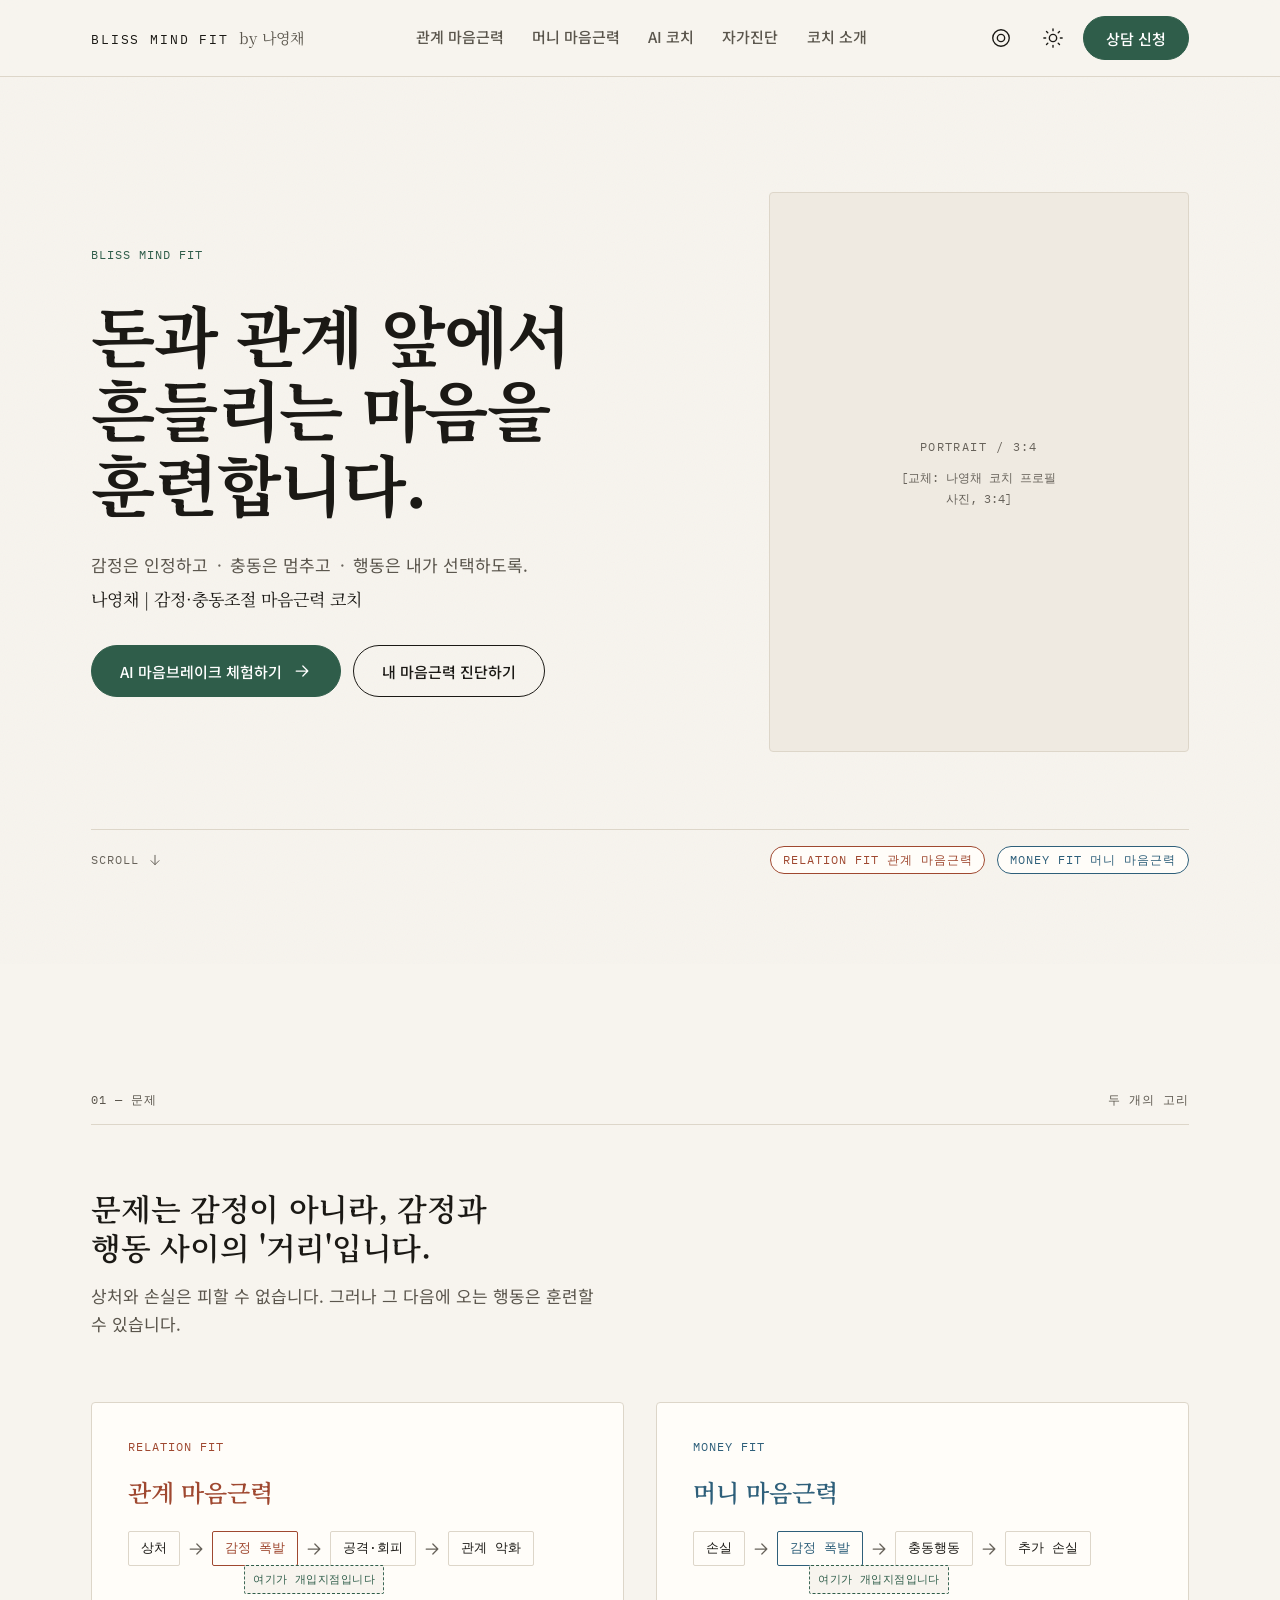
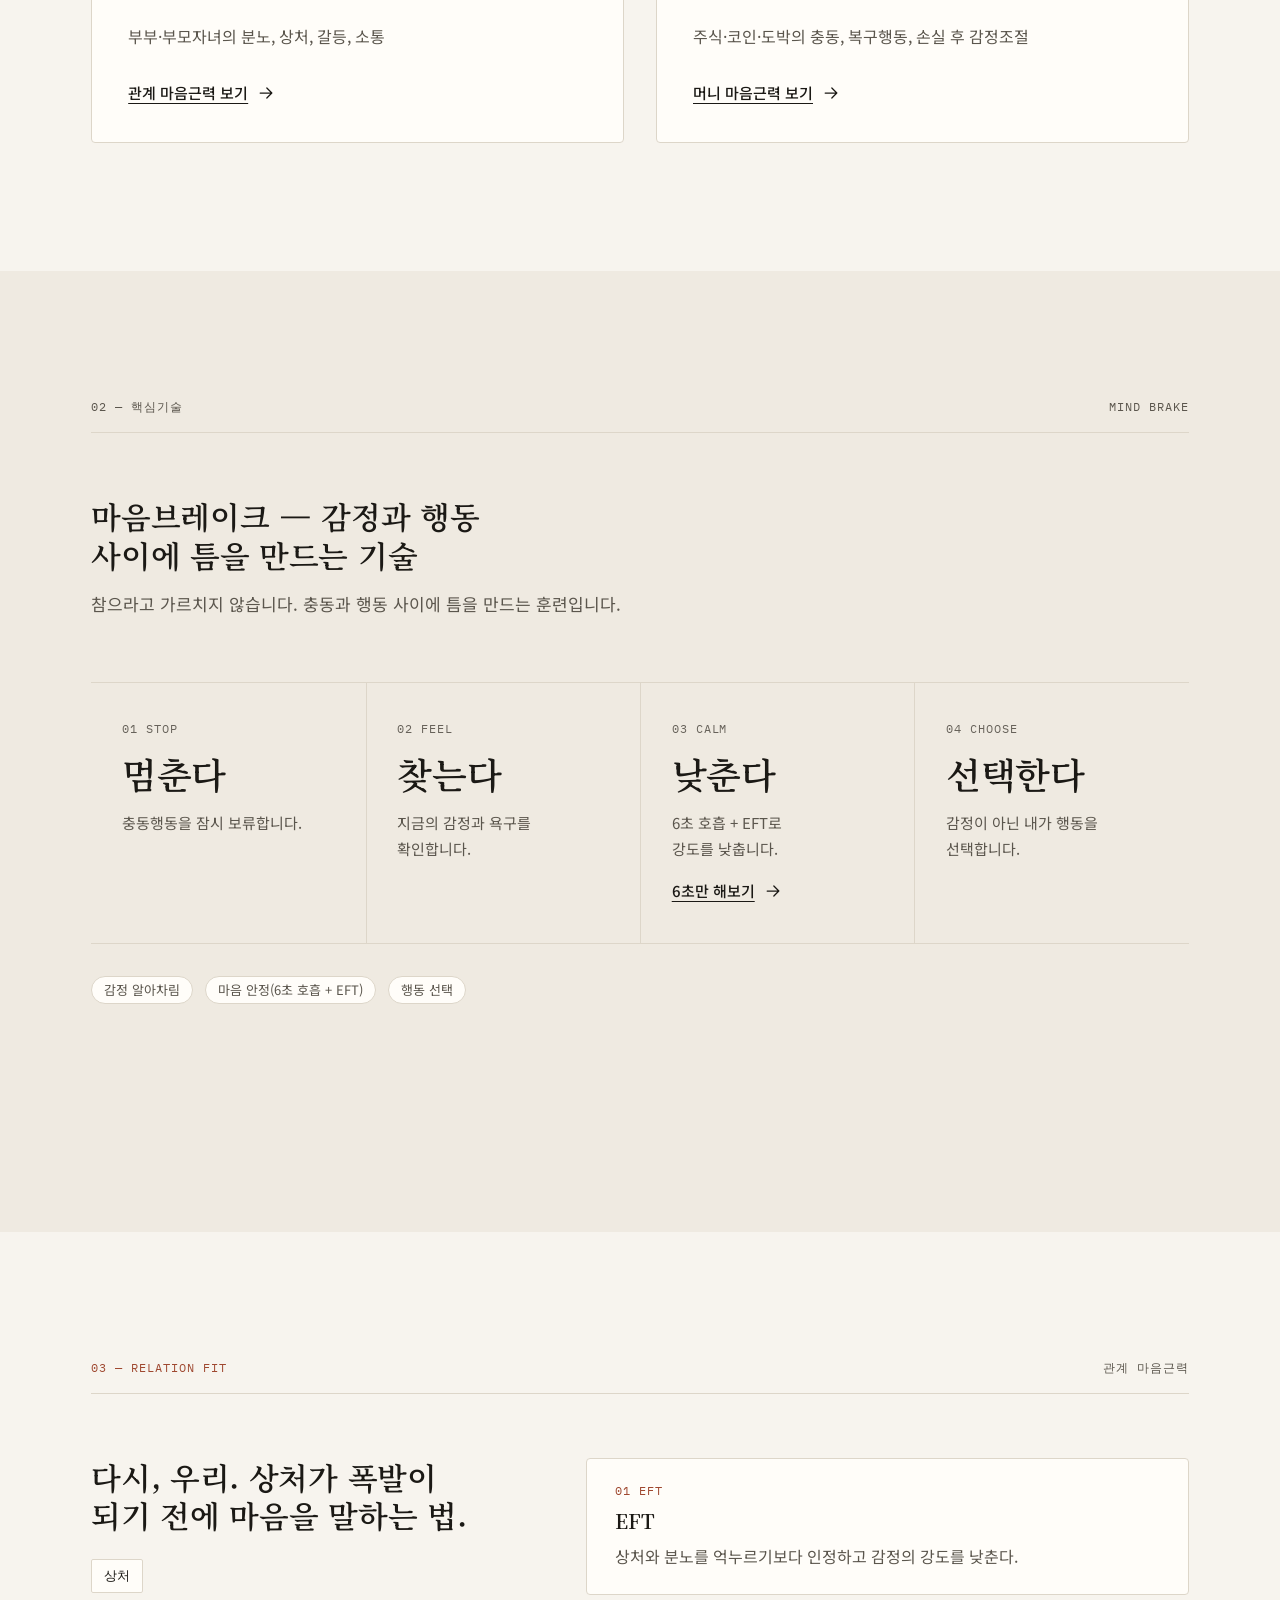
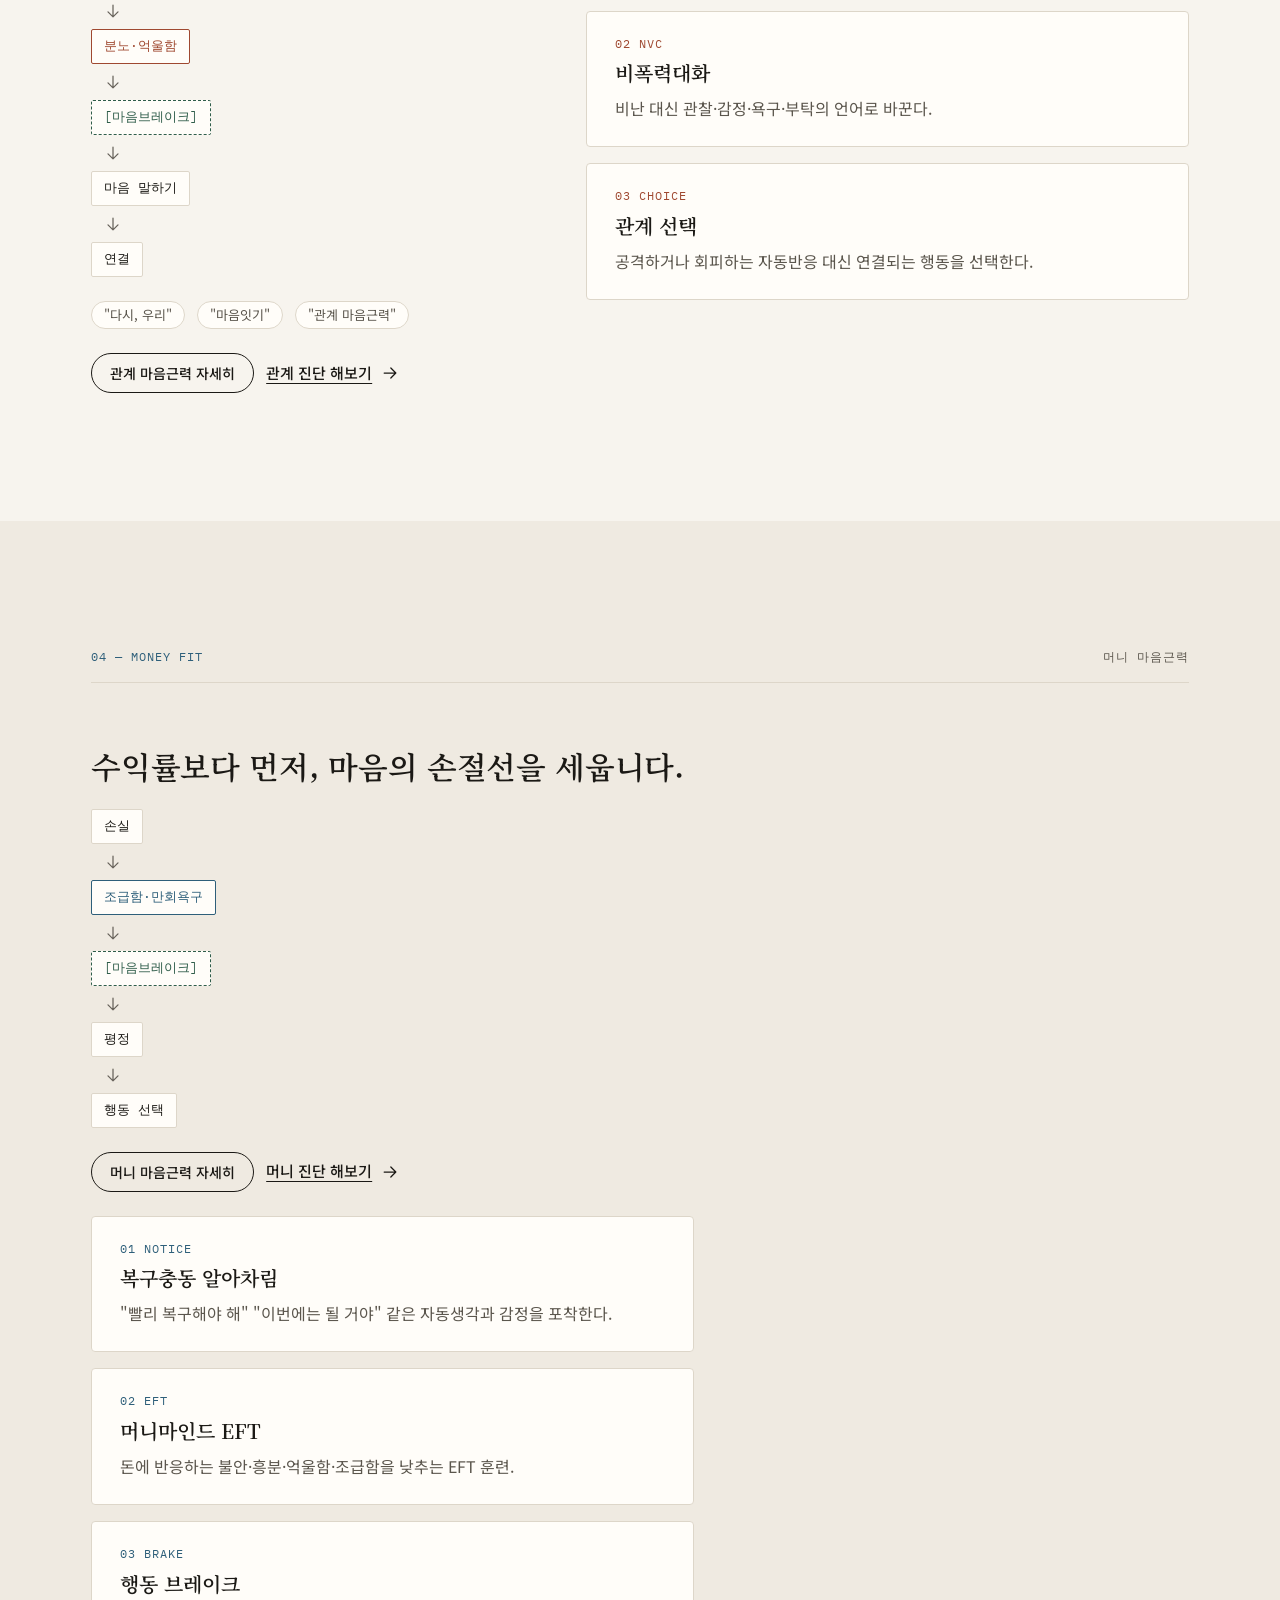
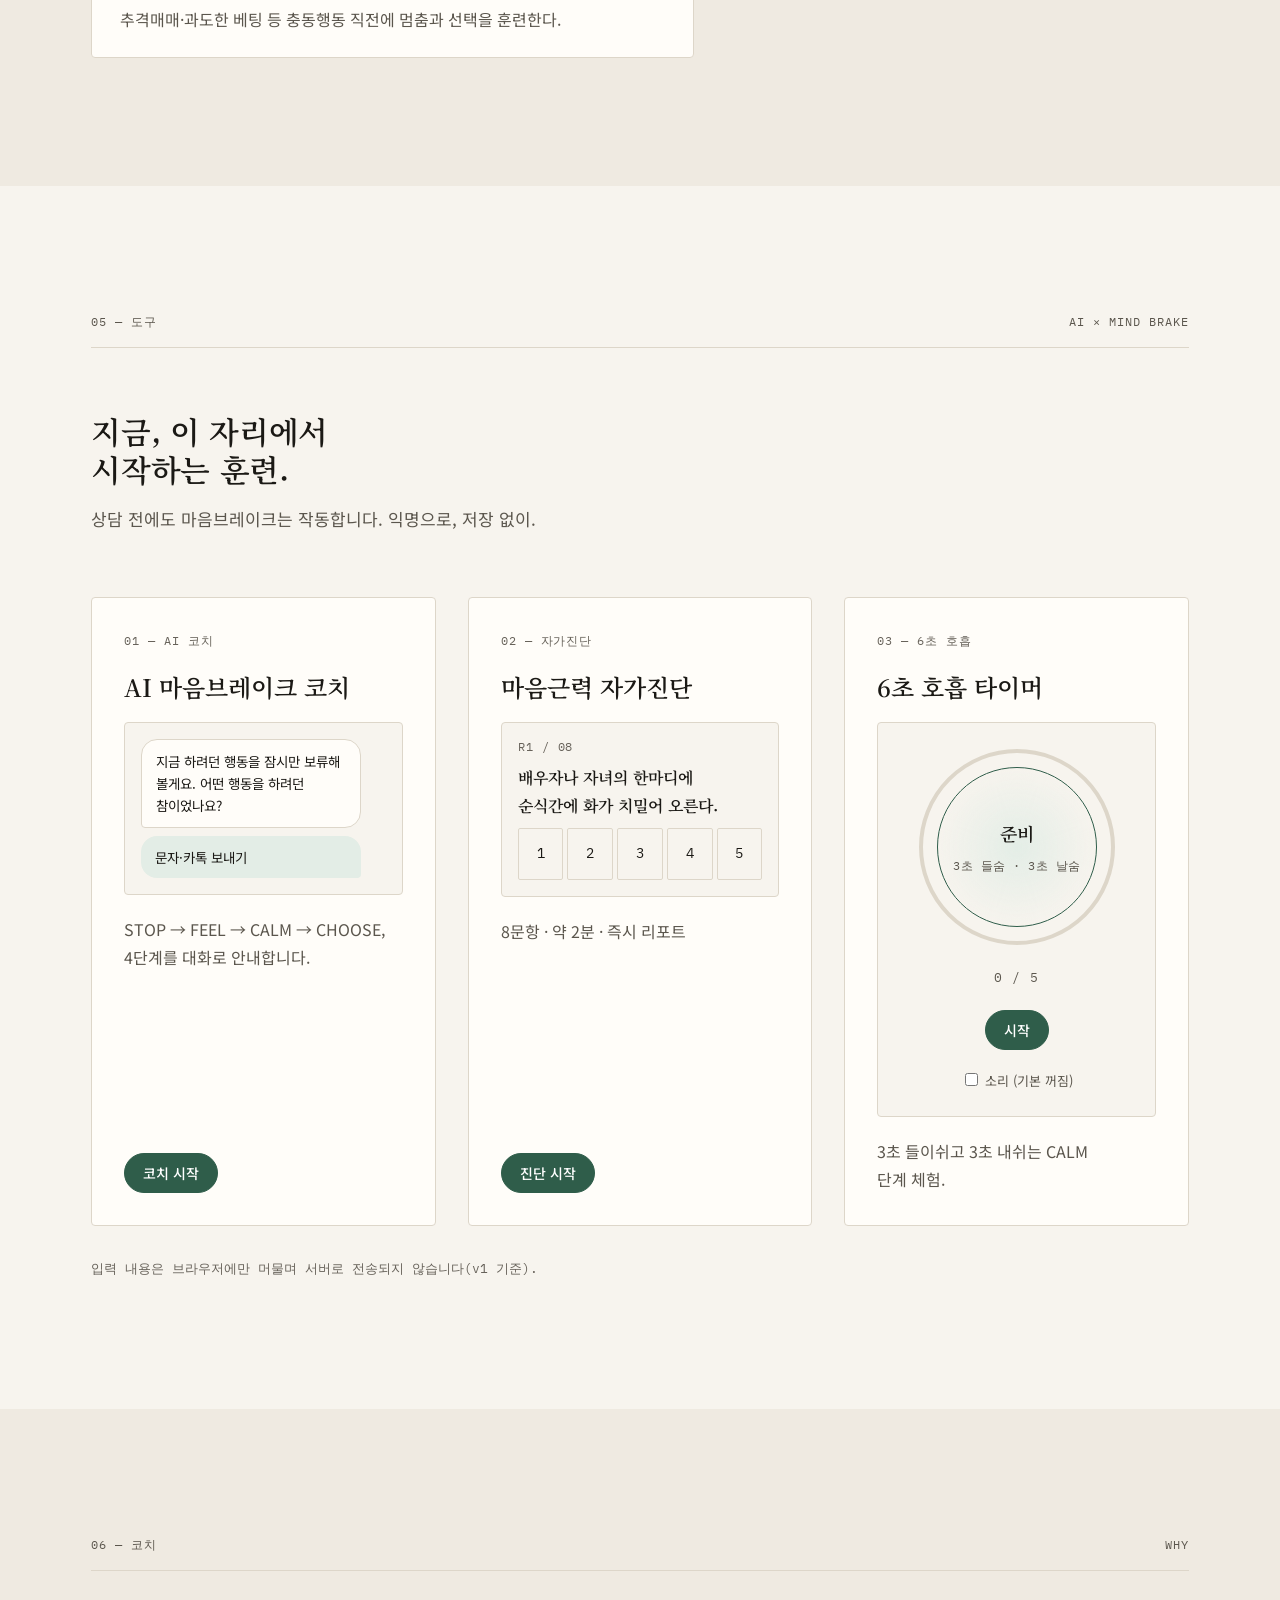
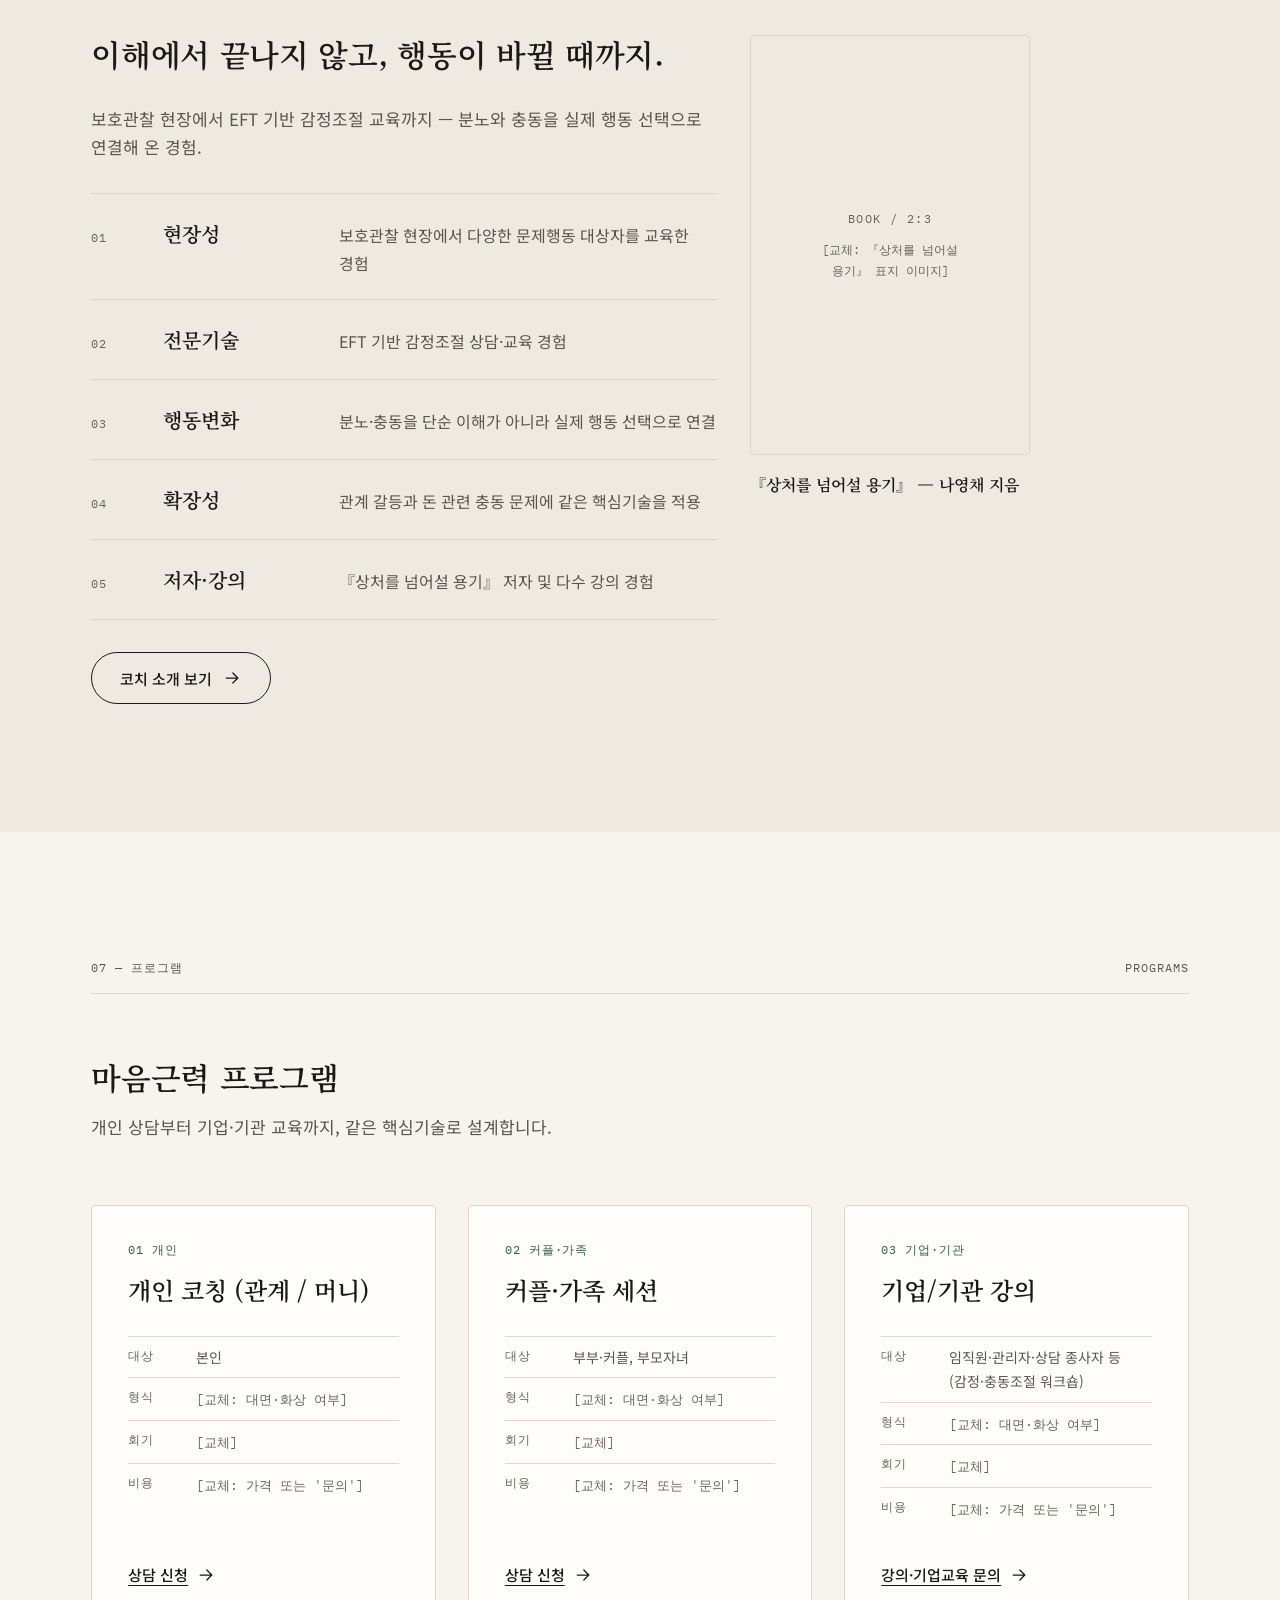
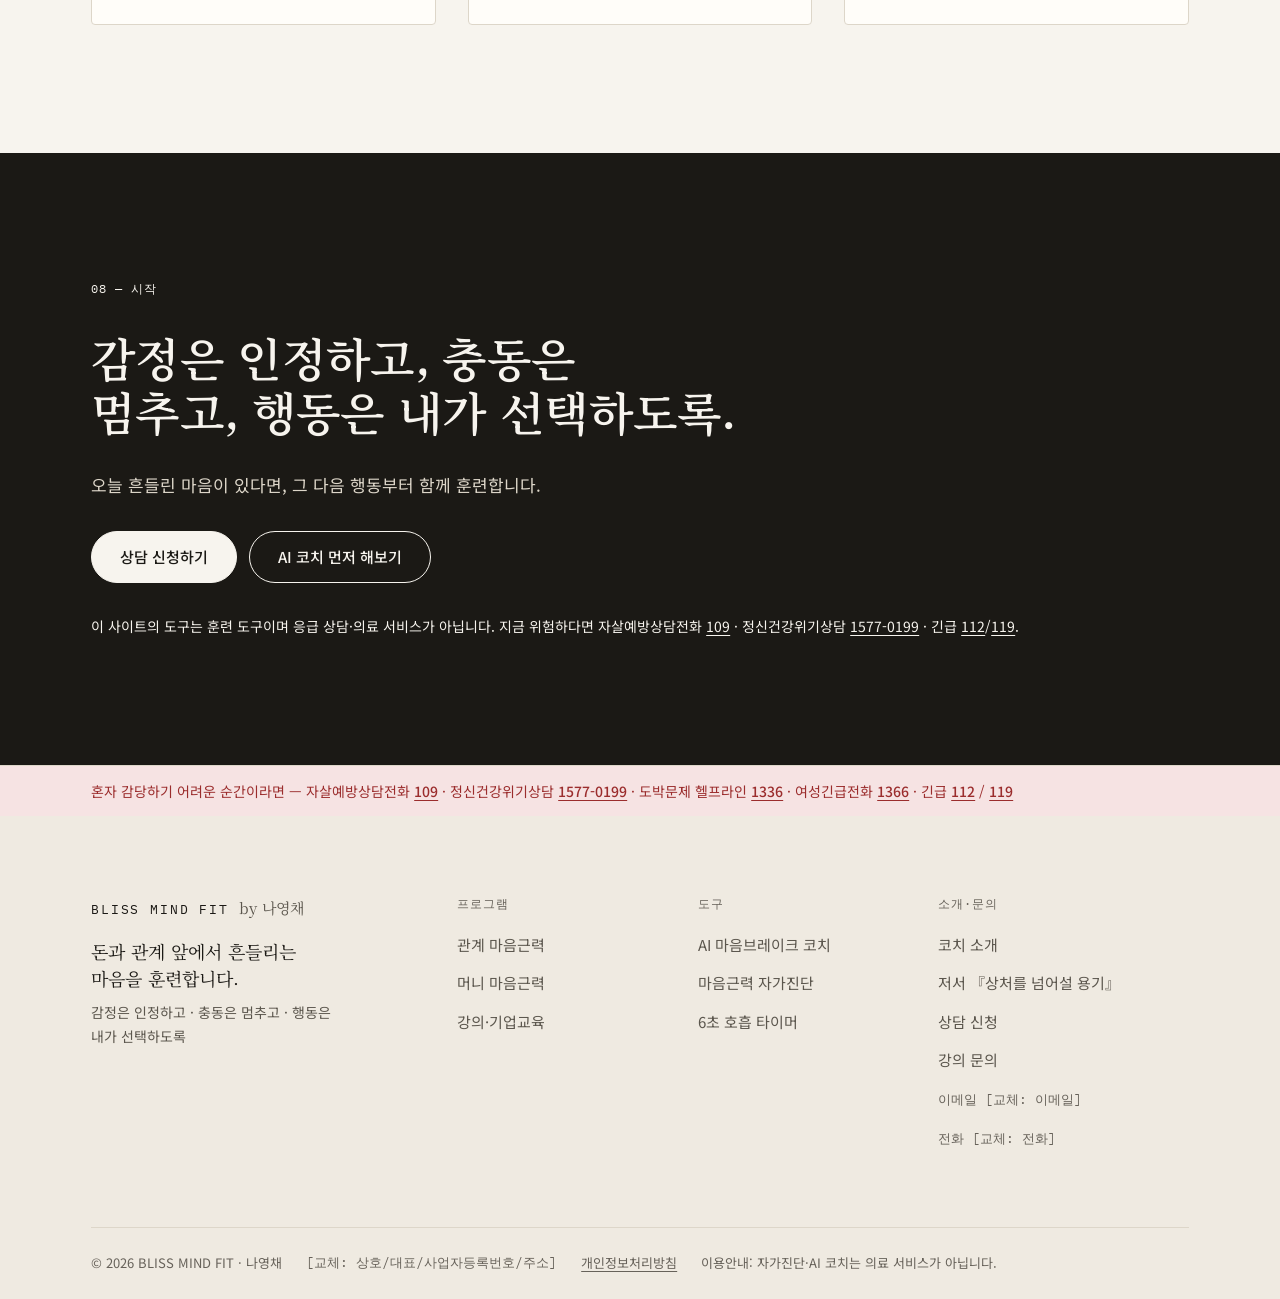
<file: site/index.html>
<!DOCTYPE html>
<html lang="ko" class="no-js">
<head>
<meta charset="utf-8">
<meta name="viewport" content="width=device-width, initial-scale=1">
<title>감정·충동조절 마음근력 코칭 · 돈과 관계 앞의 마음 훈련 | 나영채 · BLISS MIND FIT</title>
<meta name="description" content="부부 싸움에서 화 조절이 안 되거나, 코인·주식 손실 뒤 추격매매를 멈추지 못한다면 의지가 아니라 훈련의 문제입니다. 감정과 행동 사이에 틈을 만드는 마음브레이크 4단계(STOP·FEEL·CALM·CHOOSE)로 관계와 돈 앞의 마음근력을 훈련합니다. 나영채 코치.">
<meta name="robots" content="index,follow,max-image-preview:large">
<meta name="author" content="나영채">

<link rel="canonical" href="https://huggingmind.kr/">
<!-- [교체: 검색엔진 사이트 인증 메타 — Google Search Console <meta name="google-site-verification" content="..."> / 네이버 서치어드바이저 <meta name="naver-site-verification" content="..."> — 등록 후 여기에 삽입] -->
<meta property="og:type" content="website">
<meta property="og:site_name" content="BLISS MIND FIT">
<meta property="og:locale" content="ko_KR">
<meta property="og:title" content="돈과 관계 앞에서 흔들리는 마음을 훈련합니다 — 나영채 · BLISS MIND FIT">
<meta property="og:description" content="부부 싸움에서 화 조절이 안 되거나, 코인·주식 손실 뒤 추격매매를 멈추지 못한다면 의지가 아니라 훈련의 문제입니다. 감정과 행동 사이에 틈을 만드는 마음브레이크 4단계(STOP·FEEL·CALM·CHOOSE)로 관계와 돈 앞의 마음근력을 훈련합니다. 나영채 코치.">
<meta property="og:image" content="https://huggingmind.kr/assets/img/og-image.png">
<meta property="og:image:width" content="1200">
<meta property="og:image:height" content="630">
<meta property="og:image:type" content="image/png">
<meta property="og:image:alt" content="돈과 관계 앞에서 흔들리는 마음을 훈련합니다 — BLISS MIND FIT, 나영채 감정·충동조절 마음근력 코치">
<meta property="og:url" content="https://huggingmind.kr/">
<meta name="twitter:card" content="summary_large_image">
<meta name="twitter:title" content="돈과 관계 앞에서 흔들리는 마음을 훈련합니다 — 나영채 · BLISS MIND FIT">
<meta name="twitter:description" content="부부 싸움에서 화 조절이 안 되거나, 코인·주식 손실 뒤 추격매매를 멈추지 못한다면 의지가 아니라 훈련의 문제입니다. 감정과 행동 사이에 틈을 만드는 마음브레이크 4단계(STOP·FEEL·CALM·CHOOSE)로 관계와 돈 앞의 마음근력을 훈련합니다. 나영채 코치.">
<meta name="twitter:image" content="https://huggingmind.kr/assets/img/og-image.png">
<meta name="twitter:image:alt" content="돈과 관계 앞에서 흔들리는 마음을 훈련합니다 — BLISS MIND FIT, 나영채 감정·충동조절 마음근력 코치">
<link rel="icon" href="assets/img/favicon.svg" type="image/svg+xml">
<link rel="icon" href="assets/img/favicon-192.png" type="image/png" sizes="192x192">
<link rel="icon" href="assets/img/favicon-512.png" type="image/png" sizes="512x512">
<link rel="apple-touch-icon" href="assets/img/favicon-192.png" sizes="192x192">
<meta name="theme-color" content="#F7F4EE" media="(prefers-color-scheme: light)">
<meta name="theme-color" content="#15130F" media="(prefers-color-scheme: dark)">
<script>document.documentElement.classList.replace('no-js','js');(function(){try{var t=localStorage.getItem('hm-theme');if(t==='dark'||t==='light'){document.documentElement.setAttribute('data-theme',t);}}catch(e){}})();</script>
<link rel="preconnect" href="https://fonts.googleapis.com">
<link rel="preconnect" href="https://fonts.gstatic.com" crossorigin>
<!-- R2 Q-19: 폰트 CSS 비차단 로드(preload→stylesheet), Mono 500 제거. Serif 600 은 h2/h3 등에서 사용 중이라 유지 -->
<link rel="preload" as="style" href="https://fonts.googleapis.com/css2?family=Noto+Serif+KR:wght@600;700&family=Noto+Sans+KR:wght@400;500;700&family=IBM+Plex+Mono:wght@400&display=swap" onload="this.onload=null;this.rel='stylesheet'">
<noscript><link rel="stylesheet" href="https://fonts.googleapis.com/css2?family=Noto+Serif+KR:wght@600;700&family=Noto+Sans+KR:wght@400;500;700&family=IBM+Plex+Mono:wght@400&display=swap"></noscript>
<link rel="stylesheet" href="assets/css/tokens.css">
<link rel="stylesheet" href="assets/css/base.css">
<link rel="stylesheet" href="assets/css/components.css">
<link rel="stylesheet" href="assets/css/pages.css">
<script type="application/ld+json">{"@context":"https://schema.org","@graph":[{"@type":"Organization","@id":"https://huggingmind.kr/#org","name":"BLISS MIND FIT","url":"https://huggingmind.kr/","logo":{"@type":"ImageObject","url":"https://huggingmind.kr/assets/img/favicon-512.png","width":512,"height":512},"image":"https://huggingmind.kr/assets/img/og-image.png","slogan":"돈과 관계 앞에서 흔들리는 마음을 훈련합니다.","description":"감정·충동조절 마음근력 코칭 브랜드. RELATION FIT 관계 마음근력(부부·부모자녀의 분노, 상처, 갈등, 소통)과 MONEY FIT 머니 마음근력(주식·코인·도박의 충동, 복구행동, 손실 후 감정조절)에 같은 핵심기술 '마음브레이크'를 적용합니다.","founder":{"@id":"https://huggingmind.kr/#person"},"areaServed":"KR"},{"@type":"Person","@id":"https://huggingmind.kr/#person","name":"나영채","jobTitle":"감정·충동조절 마음근력 코치","url":"https://huggingmind.kr/about.html","worksFor":{"@id":"https://huggingmind.kr/#org"},"description":"보호관찰 현장에서 다양한 문제행동 대상자를 교육한 경험과 EFT 기반 감정조절 상담·교육 경험을 바탕으로, 분노·충동을 이해에서 끝내지 않고 실제 행동 선택으로 연결하는 코치. 『상처를 넘어설 용기』 저자.","knowsAbout":["감정조절","충동조절","분노조절","EFT(감정자유기법)","비폭력대화","관계 마음근력(부부·부모자녀 갈등)","머니 마음근력(투자·도박 충동, 손실 후 감정조절)","마음브레이크(STOP·FEEL·CALM·CHOOSE)"]},{"@type":"WebSite","@id":"https://huggingmind.kr/#website","url":"https://huggingmind.kr/","name":"BLISS MIND FIT","alternateName":"나영채 감정·충동조절 마음근력 코치","publisher":{"@id":"https://huggingmind.kr/#org"},"inLanguage":"ko"},{"@type":"WebPage","@id":"https://huggingmind.kr/","url":"https://huggingmind.kr/","name":"감정·충동조절 마음근력 코칭 · 돈과 관계 앞의 마음 훈련 | 나영채 · BLISS MIND FIT","description":"부부 싸움에서 화 조절이 안 되거나, 코인·주식 손실 뒤 추격매매를 멈추지 못한다면 의지가 아니라 훈련의 문제입니다. 감정과 행동 사이에 틈을 만드는 마음브레이크 4단계(STOP·FEEL·CALM·CHOOSE)로 관계와 돈 앞의 마음근력을 훈련합니다. 나영채 코치.","isPartOf":{"@id":"https://huggingmind.kr/#website"},"about":{"@id":"https://huggingmind.kr/#org"},"inLanguage":"ko","datePublished":"2026-09-11","dateModified":"2026-09-11","primaryImageOfPage":{"@type":"ImageObject","url":"https://huggingmind.kr/assets/img/og-image.png","width":1200,"height":630}}]}</script>
</head>
<body>
<a class="skip-link" href="#main">본문으로 건너뛰기</a>
<header class="site-header" id="site-header">
  <div class="container site-header__inner">
    <a class="wordmark" href="index.html" aria-label="BLISS MIND FIT 홈으로"><span class="wordmark__brand">BLISS MIND FIT</span><span class="wordmark__by">by 나영채</span></a>
    <nav class="site-nav" aria-label="주요 메뉴">
      <a href="relation.html">관계 마음근력</a>
      <a href="money.html">머니 마음근력</a>
      <a href="ai-coach.html">AI 코치</a>
      <a href="checkup.html">자가진단</a>
      <a href="about.html">코치 소개</a>
    </nav>
    <div class="site-header__utils">
      <button class="icon-btn" type="button" data-breath-open="5" aria-label="6초 호흡 타이머 열기" title="6초 호흡"><svg class="icon" viewBox="0 0 24 24" aria-hidden="true"><circle cx="12" cy="12" r="9"/><circle cx="12" cy="12" r="4"/></svg></button>
      <button class="icon-btn theme-toggle" type="button" aria-pressed="false" aria-label="다크 모드로 전환"><svg class="icon icon-sun" viewBox="0 0 24 24" aria-hidden="true"><circle cx="12" cy="12" r="4"/><path d="M12 2v2M12 20v2M2 12h2M20 12h2M4.9 4.9l1.4 1.4M17.7 17.7l1.4 1.4M4.9 19.1l1.4-1.4M17.7 6.3l1.4-1.4"/></svg><svg class="icon icon-moon" viewBox="0 0 24 24" aria-hidden="true"><path d="M20 14.5A8 8 0 0 1 9.5 4a8 8 0 1 0 10.5 10.5z"/></svg></button>
      <a class="btn btn--primary" href="contact.html#counsel">상담 신청</a>
      <button class="icon-btn nav-toggle" type="button" aria-expanded="false" aria-controls="nav-overlay" aria-label="메뉴 열기"><svg class="icon" viewBox="0 0 24 24" aria-hidden="true"><path d="M4 7h16M4 12h16M4 17h16"/></svg></button>
    </div>
  </div>
</header>
<div class="nav-overlay" id="nav-overlay" role="dialog" aria-modal="true" aria-label="메뉴" hidden>
  <div class="nav-overlay__top">
    <span class="wordmark"><span class="wordmark__brand">BLISS MIND FIT</span></span>
    <button class="icon-btn nav-overlay__close" type="button" aria-label="메뉴 닫기"><svg class="icon" viewBox="0 0 24 24" aria-hidden="true"><path d="M6 6l12 12M18 6L6 18"/></svg></button>
  </div>
  <nav class="nav-overlay__list" aria-label="모바일 메뉴">
    <a href="relation.html">관계 마음근력<span class="mono">01</span></a>
    <a href="money.html">머니 마음근력<span class="mono">02</span></a>
    <a href="ai-coach.html">AI 코치<span class="mono">03</span></a>
    <a href="checkup.html">자가진단<span class="mono">04</span></a>
    <a href="about.html">코치 소개<span class="mono">05</span></a>
  </nav>
  <div class="nav-overlay__actions">
    <a class="btn btn--primary" href="contact.html#counsel">상담 신청</a>
    <a class="btn btn--secondary" href="contact.html#lecture">강의·기업교육 문의</a>
  </div>
  <div class="nav-overlay__utils">
    <button class="btn btn--secondary btn--small" type="button" data-breath-open="5"><svg class="icon" viewBox="0 0 24 24" aria-hidden="true"><circle cx="12" cy="12" r="9"/><circle cx="12" cy="12" r="4"/></svg> 6초 호흡</button>
    <button class="icon-btn theme-toggle" type="button" aria-pressed="false" aria-label="다크 모드로 전환"><svg class="icon icon-sun" viewBox="0 0 24 24" aria-hidden="true"><circle cx="12" cy="12" r="4"/><path d="M12 2v2M12 20v2M2 12h2M20 12h2M4.9 4.9l1.4 1.4M17.7 17.7l1.4 1.4M4.9 19.1l1.4-1.4M17.7 6.3l1.4-1.4"/></svg><svg class="icon icon-moon" viewBox="0 0 24 24" aria-hidden="true"><path d="M20 14.5A8 8 0 0 1 9.5 4a8 8 0 1 0 10.5 10.5z"/></svg></button>
  </div>
</div>
<main id="main" tabindex="-1">
<!-- S1. 히어로 -->
<section class="hero" aria-labelledby="hero-title">
  <div class="container">
    <div class="hero__grid">
      <div class="hero__copy">
        <p class="eyebrow eyebrow--accent" data-stagger="1">BLISS MIND FIT</p>
        <h1 id="hero-title" class="display" data-stagger="2">돈과 관계 앞에서 흔들리는 마음을 훈련합니다.</h1>
        <div class="hero__sub" data-stagger="3">
          <p>감정은 인정하고<span class="sep">·</span>충동은 멈추고<span class="sep">·</span>행동은 내가 선택하도록.</p>
          <p class="hero__byline">나영채 | 감정·충동조절 마음근력 코치</p>
        </div>
        <div class="hero__cta" data-stagger="4">
          <a class="btn btn--primary" href="ai-coach.html">AI 마음브레이크 체험하기 <svg class="icon" viewBox="0 0 24 24" aria-hidden="true"><path d="M5 12h14M13 6l6 6-6 6"/></svg></a>
          <a class="btn btn--secondary" href="checkup.html">내 마음근력 진단하기</a>
        </div>
      </div>
      <div class="hero__media" data-stagger="5">
        <div class="ph ph--portrait" role="img" aria-label="[교체: 나영채 코치 프로필 사진, 3:4]">
          <span class="ph__label">Portrait / 3:4</span>
          <span class="ph__note">[교체: 나영채 코치 프로필 사진, 3:4]</span>
        </div>
      </div>
    </div>
    <div class="hero__foot">
      <a class="scroll-hint" href="#problem">Scroll <svg class="icon" viewBox="0 0 24 24" aria-hidden="true"><path d="M12 5v14M6 13l6 6 6-6"/></svg></a>
      <div class="cluster">
        <a class="tag tag--relation" href="relation.html">RELATION FIT 관계 마음근력</a>
        <a class="tag tag--money" href="money.html">MONEY FIT 머니 마음근력</a>
      </div>
    </div>
  </div>
</section>

<!-- S2. 문제 공감 (두 개의 고리) -->
<section class="section" id="problem" aria-labelledby="problem-title">
  <div class="container">
    <div class="section-head" data-reveal><span class="eyebrow">01 — 문제</span><span class="eyebrow">두 개의 고리</span></div>
    <h2 id="problem-title" class="section-title" data-reveal>문제는 감정이 아니라, 감정과 행동 사이의 '거리'입니다.</h2>
    <p class="lead section-lead" data-reveal>상처와 손실은 피할 수 없습니다. 그러나 그 다음에 오는 행동은 훈련할 수 있습니다.</p>
    <div class="grid grid-2 mt-6">
      <article class="card card--relation loop-card" data-reveal>
        <p class="eyebrow eyebrow--relation">Relation Fit</p>
        <h3 class="card__title">관계 마음근력</h3>
        <div class="flow flow--relation flow--marked" aria-label="관계 패턴: 상처, 감정 폭발, 공격·회피, 관계 악화">
          <span class="flow__node">상처</span><svg class="icon" viewBox="0 0 24 24" aria-hidden="true"><path d="M5 12h14M13 6l6 6-6 6"/></svg><span class="flow__node flow__node--hot">감정 폭발</span><span class="flow__mark" data-mark="여기가 개입지점입니다"><svg class="icon" viewBox="0 0 24 24" aria-hidden="true"><path d="M5 12h14M13 6l6 6-6 6"/></svg></span><span class="flow__node">공격·회피</span><svg class="icon" viewBox="0 0 24 24" aria-hidden="true"><path d="M5 12h14M13 6l6 6-6 6"/></svg><span class="flow__node">관계 악화</span>
        </div>
        <p class="card__body">부부·부모자녀의 분노, 상처, 갈등, 소통</p>
        <div class="card__foot"><a class="btn-ghost btn-ghost--relation" href="relation.html">관계 마음근력 보기 <svg class="icon" viewBox="0 0 24 24" aria-hidden="true"><path d="M5 12h14M13 6l6 6-6 6"/></svg></a></div>
      </article>
      <article class="card card--money loop-card" data-reveal>
        <p class="eyebrow eyebrow--money">Money Fit</p>
        <h3 class="card__title">머니 마음근력</h3>
        <div class="flow flow--money flow--marked" aria-label="머니 패턴: 손실, 감정 폭발, 충동행동, 추가 손실">
          <span class="flow__node">손실</span><svg class="icon" viewBox="0 0 24 24" aria-hidden="true"><path d="M5 12h14M13 6l6 6-6 6"/></svg><span class="flow__node flow__node--hot">감정 폭발</span><span class="flow__mark" data-mark="여기가 개입지점입니다"><svg class="icon" viewBox="0 0 24 24" aria-hidden="true"><path d="M5 12h14M13 6l6 6-6 6"/></svg></span><span class="flow__node">충동행동</span><svg class="icon" viewBox="0 0 24 24" aria-hidden="true"><path d="M5 12h14M13 6l6 6-6 6"/></svg><span class="flow__node">추가 손실</span>
        </div>
        <p class="card__body">주식·코인·도박의 충동, 복구행동, 손실 후 감정조절</p>
        <div class="card__foot"><a class="btn-ghost btn-ghost--money" href="money.html">머니 마음근력 보기 <svg class="icon" viewBox="0 0 24 24" aria-hidden="true"><path d="M5 12h14M13 6l6 6-6 6"/></svg></a></div>
      </article>
    </div>
  </div>
</section>

<!-- S3. 핵심기술 — 마음브레이크 -->
<section class="section section--alt" id="brake" aria-labelledby="brake-title">
  <div class="container">
    <div class="section-head" data-reveal><span class="eyebrow">02 — 핵심기술</span><span class="eyebrow">Mind Brake</span></div>
    <h2 id="brake-title" class="section-title" data-reveal>마음브레이크 — 감정과 행동 사이에 틈을 만드는 기술</h2>
    <p class="lead section-lead" data-reveal>참으라고 가르치지 않습니다. 충동과 행동 사이에 틈을 만드는 훈련입니다.</p>
    <ol class="rail mt-6" data-reveal>
      <li class="rail__step"><span class="mono faint">01 Stop</span><span class="rail__verb">멈춘다</span><p class="rail__desc">충동행동을 잠시 보류합니다.</p></li>
      <li class="rail__step"><span class="mono faint">02 Feel</span><span class="rail__verb">찾는다</span><p class="rail__desc">지금의 감정과 욕구를 확인합니다.</p></li>
      <li class="rail__step"><span class="mono faint">03 Calm</span><span class="rail__verb">낮춘다</span><p class="rail__desc">6초 호흡 + EFT로 강도를 낮춥니다.</p><button class="btn-ghost" type="button" data-breath-open="5">6초만 해보기 <svg class="icon" viewBox="0 0 24 24" aria-hidden="true"><path d="M5 12h14M13 6l6 6-6 6"/></svg></button></li>
      <li class="rail__step"><span class="mono faint">04 Choose</span><span class="rail__verb">선택한다</span><p class="rail__desc">감정이 아닌 내가 행동을 선택합니다.</p></li>
    </ol>
    <div class="cluster mt-4" data-reveal>
      <span class="tag tag--ko">감정 알아차림</span><span class="tag tag--ko">마음 안정(6초 호흡 + EFT)</span><span class="tag tag--ko">행동 선택</span>
    </div>
    <div class="mt-5" data-reveal><a class="btn btn--primary" href="ai-coach.html">AI 코치와 4단계 연습하기 <svg class="icon" viewBox="0 0 24 24" aria-hidden="true"><path d="M5 12h14M13 6l6 6-6 6"/></svg></a></div>
  </div>
</section>

<!-- S4. RELATION FIT -->
<section class="section" id="relation" aria-labelledby="relation-title">
  <div class="container">
    <div class="section-head" data-reveal><span class="eyebrow eyebrow--relation">03 — Relation Fit</span><span class="eyebrow">관계 마음근력</span></div>
    <div class="track mt-2">
      <div class="track__aside" data-reveal>
        <h2 id="relation-title" class="t-h2">다시, 우리. 상처가 폭발이 되기 전에 마음을 말하는 법.</h2>
        <div class="flow flow--relation flow--vertical" aria-label="작동 흐름: 상처, 분노·억울함, 마음브레이크, 마음 말하기, 연결">
          <span class="flow__node">상처</span><svg class="icon" viewBox="0 0 24 24" aria-hidden="true"><path d="M5 12h14M13 6l6 6-6 6"/></svg><span class="flow__node flow__node--hot">분노·억울함</span><svg class="icon" viewBox="0 0 24 24" aria-hidden="true"><path d="M5 12h14M13 6l6 6-6 6"/></svg><span class="flow__node flow__node--brake">[마음브레이크]</span><svg class="icon" viewBox="0 0 24 24" aria-hidden="true"><path d="M5 12h14M13 6l6 6-6 6"/></svg><span class="flow__node">마음 말하기</span><svg class="icon" viewBox="0 0 24 24" aria-hidden="true"><path d="M5 12h14M13 6l6 6-6 6"/></svg><span class="flow__node">연결</span>
        </div>
        <div class="cluster"><span class="tag tag--ko">"다시, 우리"</span><span class="tag tag--ko">"마음잇기"</span><span class="tag tag--ko">"관계 마음근력"</span></div>
        <div class="cluster"><a class="btn btn--secondary btn--small" href="relation.html">관계 마음근력 자세히</a><a class="btn-ghost btn-ghost--relation" href="checkup.html#relation">관계 진단 해보기 <svg class="icon" viewBox="0 0 24 24" aria-hidden="true"><path d="M5 12h14M13 6l6 6-6 6"/></svg></a></div>
      </div>
      <div class="track__cards" data-reveal>
        <article class="card card--flat"><p class="eyebrow eyebrow--relation">01 EFT</p><h3 class="card__title">EFT</h3><p class="card__body">상처와 분노를 억누르기보다 인정하고 감정의 강도를 낮춘다.</p></article>
        <article class="card card--flat"><p class="eyebrow eyebrow--relation">02 NVC</p><h3 class="card__title">비폭력대화</h3><p class="card__body">비난 대신 관찰·감정·욕구·부탁의 언어로 바꾼다.</p></article>
        <article class="card card--flat"><p class="eyebrow eyebrow--relation">03 Choice</p><h3 class="card__title">관계 선택</h3><p class="card__body">공격하거나 회피하는 자동반응 대신 연결되는 행동을 선택한다.</p></article>
      </div>
    </div>
  </div>
</section>

<!-- S5. MONEY FIT -->
<section class="section section--alt" id="money" aria-labelledby="money-title">
  <div class="container">
    <div class="section-head" data-reveal><span class="eyebrow eyebrow--money">04 — Money Fit</span><span class="eyebrow">머니 마음근력</span></div>
    <div class="track track--flip mt-2">
      <div class="track__aside" data-reveal>
        <h2 id="money-title" class="t-h2">수익률보다 먼저, 마음의 손절선을 세웁니다.</h2>
        <div class="flow flow--money flow--vertical" aria-label="작동 흐름: 손실, 조급함·만회욕구, 마음브레이크, 평정, 행동 선택">
          <span class="flow__node">손실</span><svg class="icon" viewBox="0 0 24 24" aria-hidden="true"><path d="M5 12h14M13 6l6 6-6 6"/></svg><span class="flow__node flow__node--hot">조급함·만회욕구</span><svg class="icon" viewBox="0 0 24 24" aria-hidden="true"><path d="M5 12h14M13 6l6 6-6 6"/></svg><span class="flow__node flow__node--brake">[마음브레이크]</span><svg class="icon" viewBox="0 0 24 24" aria-hidden="true"><path d="M5 12h14M13 6l6 6-6 6"/></svg><span class="flow__node">평정</span><svg class="icon" viewBox="0 0 24 24" aria-hidden="true"><path d="M5 12h14M13 6l6 6-6 6"/></svg><span class="flow__node">행동 선택</span>
        </div>
        <div class="cluster"><a class="btn btn--secondary btn--small" href="money.html">머니 마음근력 자세히</a><a class="btn-ghost btn-ghost--money" href="checkup.html#money">머니 진단 해보기 <svg class="icon" viewBox="0 0 24 24" aria-hidden="true"><path d="M5 12h14M13 6l6 6-6 6"/></svg></a></div>
      <div class="track__cards" data-reveal>
        <article class="card card--flat"><p class="eyebrow eyebrow--money">01 Notice</p><h3 class="card__title">복구충동 알아차림</h3><p class="card__body">"빨리 복구해야 해" "이번에는 될 거야" 같은 자동생각과 감정을 포착한다.</p></article>
        <article class="card card--flat"><p class="eyebrow eyebrow--money">02 EFT</p><h3 class="card__title">머니마인드 EFT</h3><p class="card__body">돈에 반응하는 불안·흥분·억울함·조급함을 낮추는 EFT 훈련.</p></article>
        <article class="card card--flat"><p class="eyebrow eyebrow--money">03 Brake</p><h3 class="card__title">행동 브레이크</h3><p class="card__body">추격매매·과도한 베팅 등 충동행동 직전에 멈춤과 선택을 훈련한다.</p></article>
      </div>
      </div>
    </div>
  </div>
</section>

<!-- S6. AI 도구 쇼케이스 -->
<section class="section" id="tools" aria-labelledby="tools-title">
  <div class="container">
    <div class="section-head" data-reveal><span class="eyebrow">05 — 도구</span><span class="eyebrow">AI × Mind Brake</span></div>
    <h2 id="tools-title" class="section-title" data-reveal>지금, 이 자리에서 시작하는 훈련.</h2>
    <p class="lead section-lead" data-reveal>상담 전에도 마음브레이크는 작동합니다. 익명으로, 저장 없이.</p>
    <div class="tools mt-6">
      <article class="tool-card" data-reveal>
        <p class="tool-card__meta">01 — AI 코치</p>
        <h3 class="card__title">AI 마음브레이크 코치</h3>
        <div class="tool-card__preview chat" aria-hidden="true">
          <div class="bubble bubble--bot">지금 하려던 행동을 잠시만 보류해 볼게요. 어떤 행동을 하려던 참이었나요?</div>
          <div class="bubble bubble--user">문자·카톡 보내기</div>
        </div>
        <p class="card__body">STOP → FEEL → CALM → CHOOSE, 4단계를 대화로 안내합니다.</p>
        <a class="btn btn--primary btn--small" href="ai-coach.html">코치 시작</a>
      </article>
      <article class="tool-card" data-reveal>
        <p class="tool-card__meta">02 — 자가진단</p>
        <h3 class="card__title">마음근력 자가진단</h3>
        <div class="tool-card__preview" aria-hidden="true">
          <span class="mono faint">R1 / 08</span>
          <p class="serif">배우자나 자녀의 한마디에 순식간에 화가 치밀어 오른다.</p>
          <div class="likert__scale"><span class="likert__opt"><span>1</span></span><span class="likert__opt"><span>2</span></span><span class="likert__opt"><span>3</span></span><span class="likert__opt"><span>4</span></span><span class="likert__opt"><span>5</span></span></div>
        </div>
        <p class="card__body">8문항 · 약 2분 · 즉시 리포트</p>
        <a class="btn btn--primary btn--small" href="checkup.html">진단 시작</a>
      </article>
      <article class="tool-card" data-reveal>
        <p class="tool-card__meta">03 — 6초 호흡</p>
        <h3 class="card__title">6초 호흡 타이머</h3>
        <div class="tool-card__preview" id="home-breath"></div>
        <p class="card__body">3초 들이쉬고 3초 내쉬는 CALM 단계 체험.</p>
      </article>
    </div>
    <p class="notice mt-4" data-reveal>입력 내용은 브라우저에만 머물며 서버로 전송되지 않습니다(v1 기준).</p>
  </div>
</section>

<!-- S7. 왜 나영채인가 -->
<section class="section section--alt" id="why" aria-labelledby="why-title">
  <div class="container">
    <div class="section-head" data-reveal><span class="eyebrow">06 — 코치</span><span class="eyebrow">Why</span></div>
    <div class="grid grid-12 mt-2">
      <div class="col-7 stack-lg" data-reveal>
        <h2 id="why-title" class="t-h2">이해에서 끝나지 않고, 행동이 바뀔 때까지.</h2>
        <p class="lead">보호관찰 현장에서 EFT 기반 감정조절 교육까지 — 분노와 충동을 실제 행동 선택으로 연결해 온 경험.</p>
        <ol class="numlist">
          <li class="numlist__item"><span class="numlist__num">01</span><span class="numlist__key">현장성</span><span class="numlist__desc">보호관찰 현장에서 다양한 문제행동 대상자를 교육한 경험</span></li>
          <li class="numlist__item"><span class="numlist__num">02</span><span class="numlist__key">전문기술</span><span class="numlist__desc">EFT 기반 감정조절 상담·교육 경험</span></li>
          <li class="numlist__item"><span class="numlist__num">03</span><span class="numlist__key">행동변화</span><span class="numlist__desc">분노·충동을 단순 이해가 아니라 실제 행동 선택으로 연결</span></li>
          <li class="numlist__item"><span class="numlist__num">04</span><span class="numlist__key">확장성</span><span class="numlist__desc">관계 갈등과 돈 관련 충동 문제에 같은 핵심기술을 적용</span></li>
          <li class="numlist__item"><span class="numlist__num">05</span><span class="numlist__key">저자·강의</span><span class="numlist__desc">『상처를 넘어설 용기』 저자 및 다수 강의 경험</span></li>
        </ol>
        <a class="btn btn--secondary" href="about.html">코치 소개 보기 <svg class="icon" viewBox="0 0 24 24" aria-hidden="true"><path d="M5 12h14M13 6l6 6-6 6"/></svg></a>
      </div>
      <div class="col-5" data-reveal>
        <div class="ph ph--book" role="img" aria-label="[교체: 『상처를 넘어설 용기』 표지 이미지]"><span class="ph__label">Book / 2:3</span><span class="ph__note">[교체: 『상처를 넘어설 용기』 표지 이미지]</span></div>
        <p class="mt-2 serif">『상처를 넘어설 용기』 — 나영채 지음</p>
      </div>
    </div>
  </div>
</section>

<!-- S8. 프로그램 안내 -->
<section class="section" id="programs" aria-labelledby="programs-title">
  <div class="container">
    <div class="section-head" data-reveal><span class="eyebrow">07 — 프로그램</span><span class="eyebrow">Programs</span></div>
    <h2 id="programs-title" class="section-title" data-reveal>마음근력 프로그램</h2>
    <p class="lead section-lead" data-reveal>개인 상담부터 기업·기관 교육까지, 같은 핵심기술로 설계합니다.</p>
    <div class="programs mt-6">
      <article class="card" data-reveal>
        <p class="eyebrow eyebrow--accent">01 개인</p><h3 class="card__title">개인 코칭 (관계 / 머니)</h3>
        <dl class="spec"><div><dt>대상</dt><dd>본인</dd></div><div><dt>형식</dt><dd><span class="replace">[교체: 대면·화상 여부]</span></dd></div><div><dt>회기</dt><dd><span class="replace">[교체]</span></dd></div><div><dt>비용</dt><dd><span class="replace">[교체: 가격 또는 '문의']</span></dd></div></dl>
        <div class="card__foot"><a class="btn-ghost" href="contact.html#counsel">상담 신청 <svg class="icon" viewBox="0 0 24 24" aria-hidden="true"><path d="M5 12h14M13 6l6 6-6 6"/></svg></a></div>
      </article>
      <article class="card" data-reveal>
        <p class="eyebrow eyebrow--accent">02 커플·가족</p><h3 class="card__title">커플·가족 세션</h3>
        <dl class="spec"><div><dt>대상</dt><dd>부부·커플, 부모자녀</dd></div><div><dt>형식</dt><dd><span class="replace">[교체: 대면·화상 여부]</span></dd></div><div><dt>회기</dt><dd><span class="replace">[교체]</span></dd></div><div><dt>비용</dt><dd><span class="replace">[교체: 가격 또는 '문의']</span></dd></div></dl>
        <div class="card__foot"><a class="btn-ghost" href="contact.html#counsel">상담 신청 <svg class="icon" viewBox="0 0 24 24" aria-hidden="true"><path d="M5 12h14M13 6l6 6-6 6"/></svg></a></div>
      </article>
      <article class="card" data-reveal>
        <p class="eyebrow eyebrow--accent">03 기업·기관</p><h3 class="card__title">기업/기관 강의</h3>
        <dl class="spec"><div><dt>대상</dt><dd>임직원·관리자·상담 종사자 등 (감정·충동조절 워크숍)</dd></div><div><dt>형식</dt><dd><span class="replace">[교체: 대면·화상 여부]</span></dd></div><div><dt>회기</dt><dd><span class="replace">[교체]</span></dd></div><div><dt>비용</dt><dd><span class="replace">[교체: 가격 또는 '문의']</span></dd></div></dl>
        <div class="card__foot"><a class="btn-ghost" href="contact.html#lecture">강의·기업교육 문의 <svg class="icon" viewBox="0 0 24 24" aria-hidden="true"><path d="M5 12h14M13 6l6 6-6 6"/></svg></a></div>
      </article>
    </div>
  </div>
</section>

<!-- S9. 후기·강의 실적 — 조건부 섹션. 실제 자료(동의 받은 후기, 강의 기관 명칭)가 들어올 때만 주석을 해제해 노출한다. 가짜 후기·가짜 로고 금지.
<section class="section section--alt" id="proof" aria-labelledby="proof-title">
  <div class="container">
    <div class="section-head"><span class="eyebrow">08 — 결과</span><span class="eyebrow">Proof</span></div>
    <h2 id="proof-title" class="section-title">훈련의 결과는 관계와 잔고에 남습니다.</h2>
    <div class="grid grid-3 mt-6">
      <blockquote class="card"><p>[교체: 실제 수강 후기 1 (동의 받은 것)]</p></blockquote>
      <blockquote class="card"><p>[교체: 실제 수강 후기 2 (동의 받은 것)]</p></blockquote>
      <blockquote class="card"><p>[교체: 실제 수강 후기 3 (동의 받은 것)]</p></blockquote>
    </div>
    <p class="mt-4 replace">[교체: 강의 기관 로고/명칭]</p>
  </div>
</section>
-->

<!-- S10. 최종 CTA -->
<section class="final" aria-labelledby="final-title">
  <div class="container stack-lg">
    <p class="eyebrow final__eyebrow" data-reveal>08 — 시작</p>
    <h2 id="final-title" class="t-h1" data-reveal>감정은 인정하고, 충동은 멈추고, 행동은 내가 선택하도록.</h2>
    <p class="lead" data-reveal>오늘 흔들린 마음이 있다면, 그 다음 행동부터 함께 훈련합니다.</p>
    <div class="cluster" data-reveal>
      <a class="btn btn--primary" href="contact.html#counsel">상담 신청하기</a>
      <a class="btn btn--secondary" href="ai-coach.html">AI 코치 먼저 해보기</a>
    </div>
    <p class="small final__note" data-reveal>이 사이트의 도구는 훈련 도구이며 응급 상담·의료 서비스가 아닙니다. 지금 위험하다면 자살예방상담전화 <a class="text-link" href="tel:109">109</a> · 정신건강위기상담 <a class="text-link" href="tel:1577-0199">1577-0199</a> · 긴급 <a class="text-link" href="tel:112">112</a>/<a class="text-link" href="tel:119">119</a>.</p>
  </div>
</section>
</main>
<footer class="site-footer">
  <div class="crisis-bar">
    <div class="container"><p>혼자 감당하기 어려운 순간이라면 — 자살예방상담전화 <a href="tel:109">109</a> · 정신건강위기상담 <a href="tel:1577-0199">1577-0199</a> · 도박문제 헬프라인 <a href="tel:1336">1336</a> · 여성긴급전화 <a href="tel:1366">1366</a> · 긴급 <a href="tel:112">112</a> / <a href="tel:119">119</a></p></div>
  </div>
  <div class="container">
    <div class="site-footer__grid">
      <div>
        <span class="wordmark"><span class="wordmark__brand">BLISS MIND FIT</span><span class="wordmark__by">by 나영채</span></span>
        <p class="site-footer__slogan">돈과 관계 앞에서 흔들리는 마음을 훈련합니다.</p>
        <p class="site-footer__sub">감정은 인정하고 · 충동은 멈추고 · 행동은 내가 선택하도록</p>
      </div>
      <div>
        <p class="site-footer__heading">프로그램</p>
        <ul><li><a href="relation.html">관계 마음근력</a></li><li><a href="money.html">머니 마음근력</a></li><li><a href="contact.html#lecture">강의·기업교육</a></li></ul>
      </div>
      <div>
        <p class="site-footer__heading">도구</p>
        <ul><li><a href="ai-coach.html">AI 마음브레이크 코치</a></li><li><a href="checkup.html">마음근력 자가진단</a></li><li><a href="#" data-breath-open="5">6초 호흡 타이머</a></li></ul>
      </div>
      <div>
        <p class="site-footer__heading">소개·문의</p>
        <ul><li><a href="about.html">코치 소개</a></li><li><a href="about.html#book">저서 『상처를 넘어설 용기』</a></li><li><a href="contact.html#counsel">상담 신청</a></li><li><a href="contact.html#lecture">강의 문의</a></li><li><span class="replace">이메일 [교체: 이메일]</span></li><li><span class="replace">전화 [교체: 전화]</span></li></ul>
      </div>
    </div>
    <div class="site-footer__bottom">
      <span>© 2026 BLISS MIND FIT · 나영채</span>
      <span class="replace">[교체: 상호/대표/사업자등록번호/주소]</span>
      <a href="privacy.html">개인정보처리방침</a>
      <span>이용안내: 자가진단·AI 코치는 의료 서비스가 아닙니다.</span>
    </div>
  </div>
</footer>
<script src="assets/js/theme.js"></script>
<script src="assets/js/nav.js"></script>
<script src="assets/js/reveal.js"></script>
<script src="assets/js/breath.js"></script>
<script src="assets/js/index.js"></script>
</body>
</html>
</file>
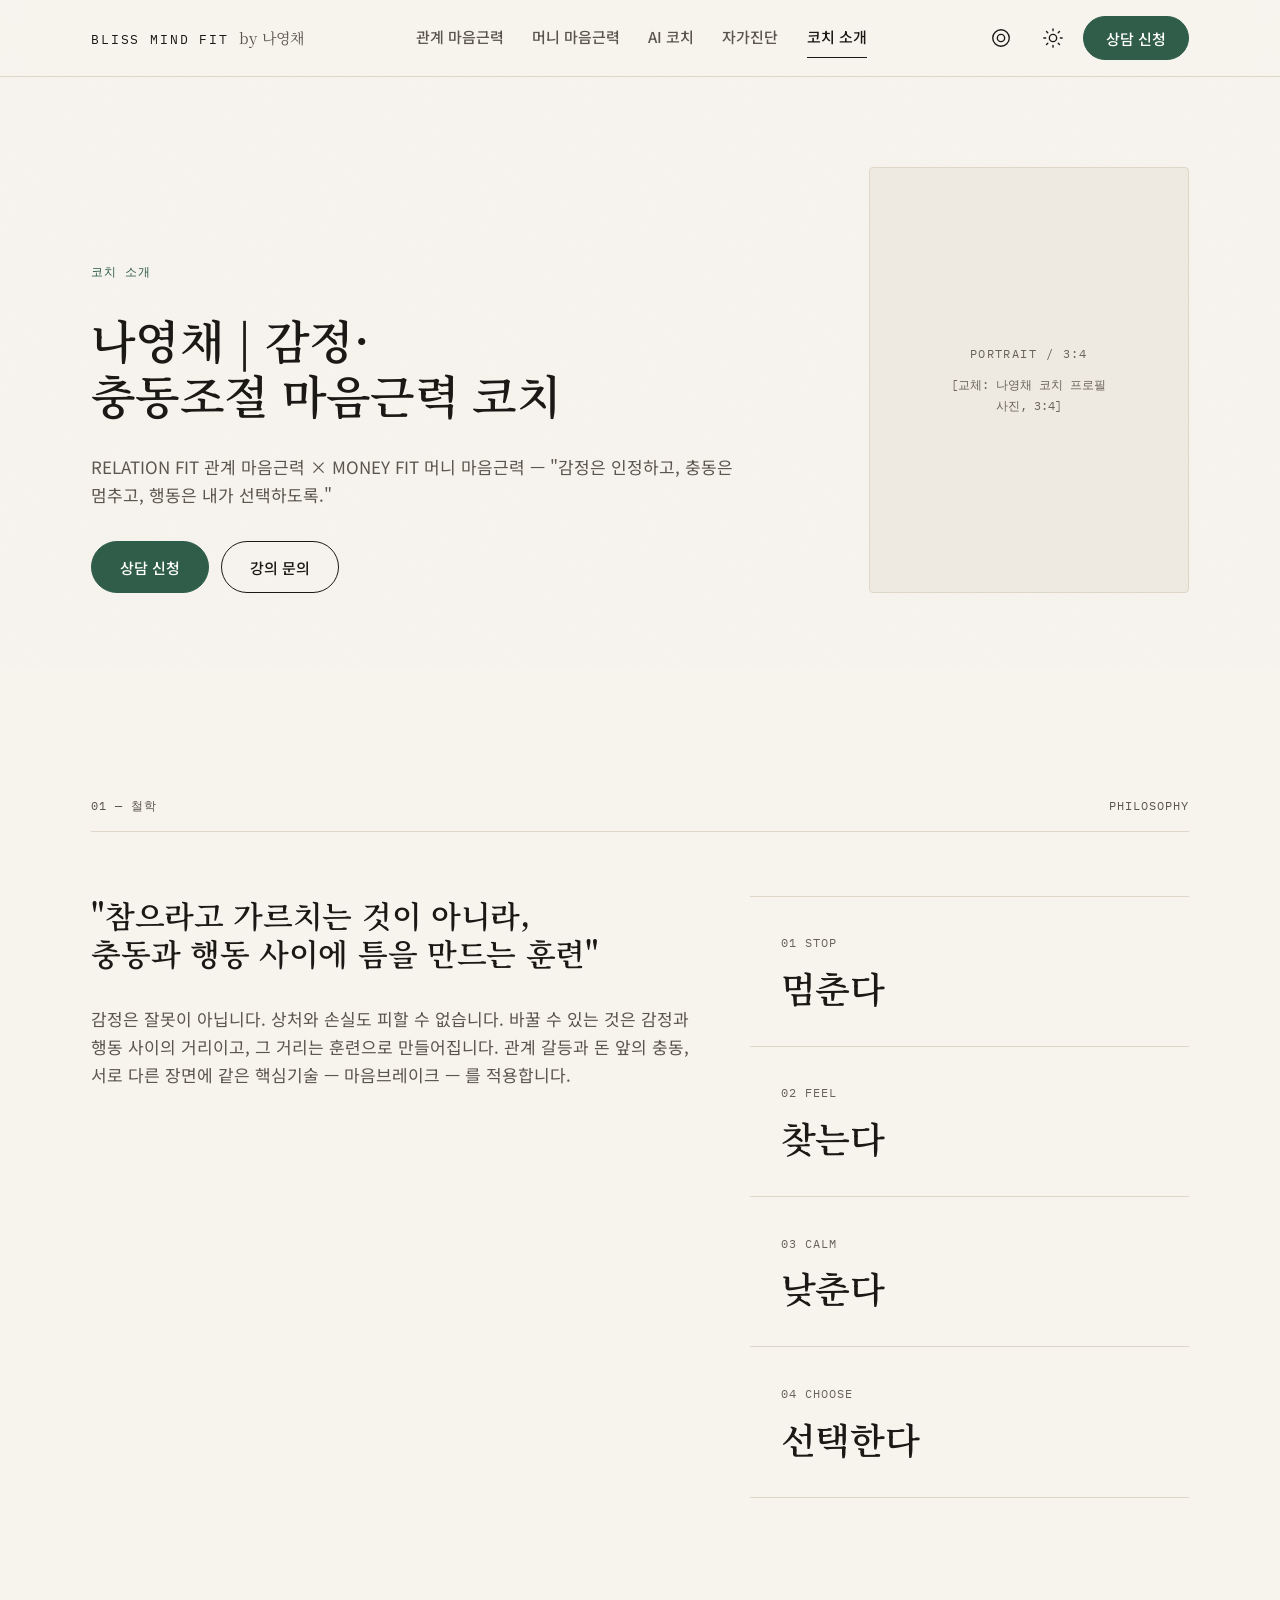
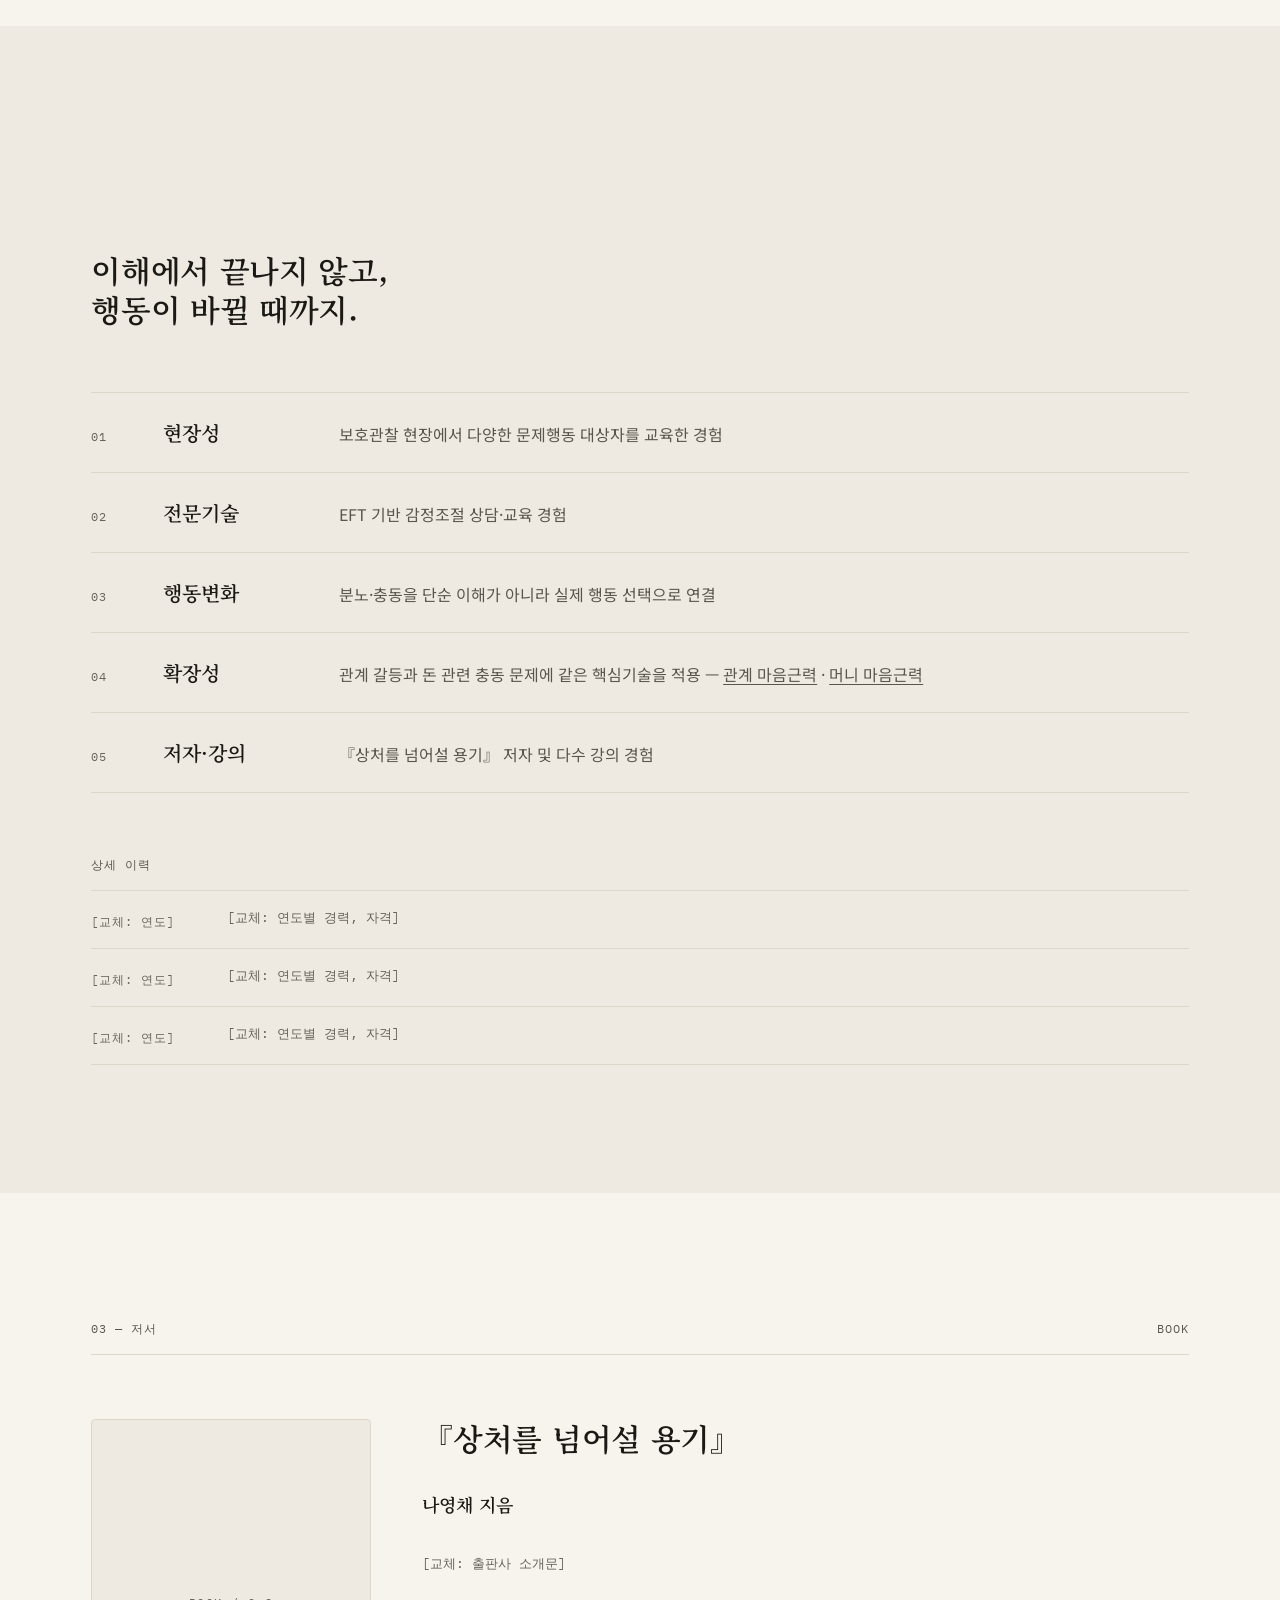
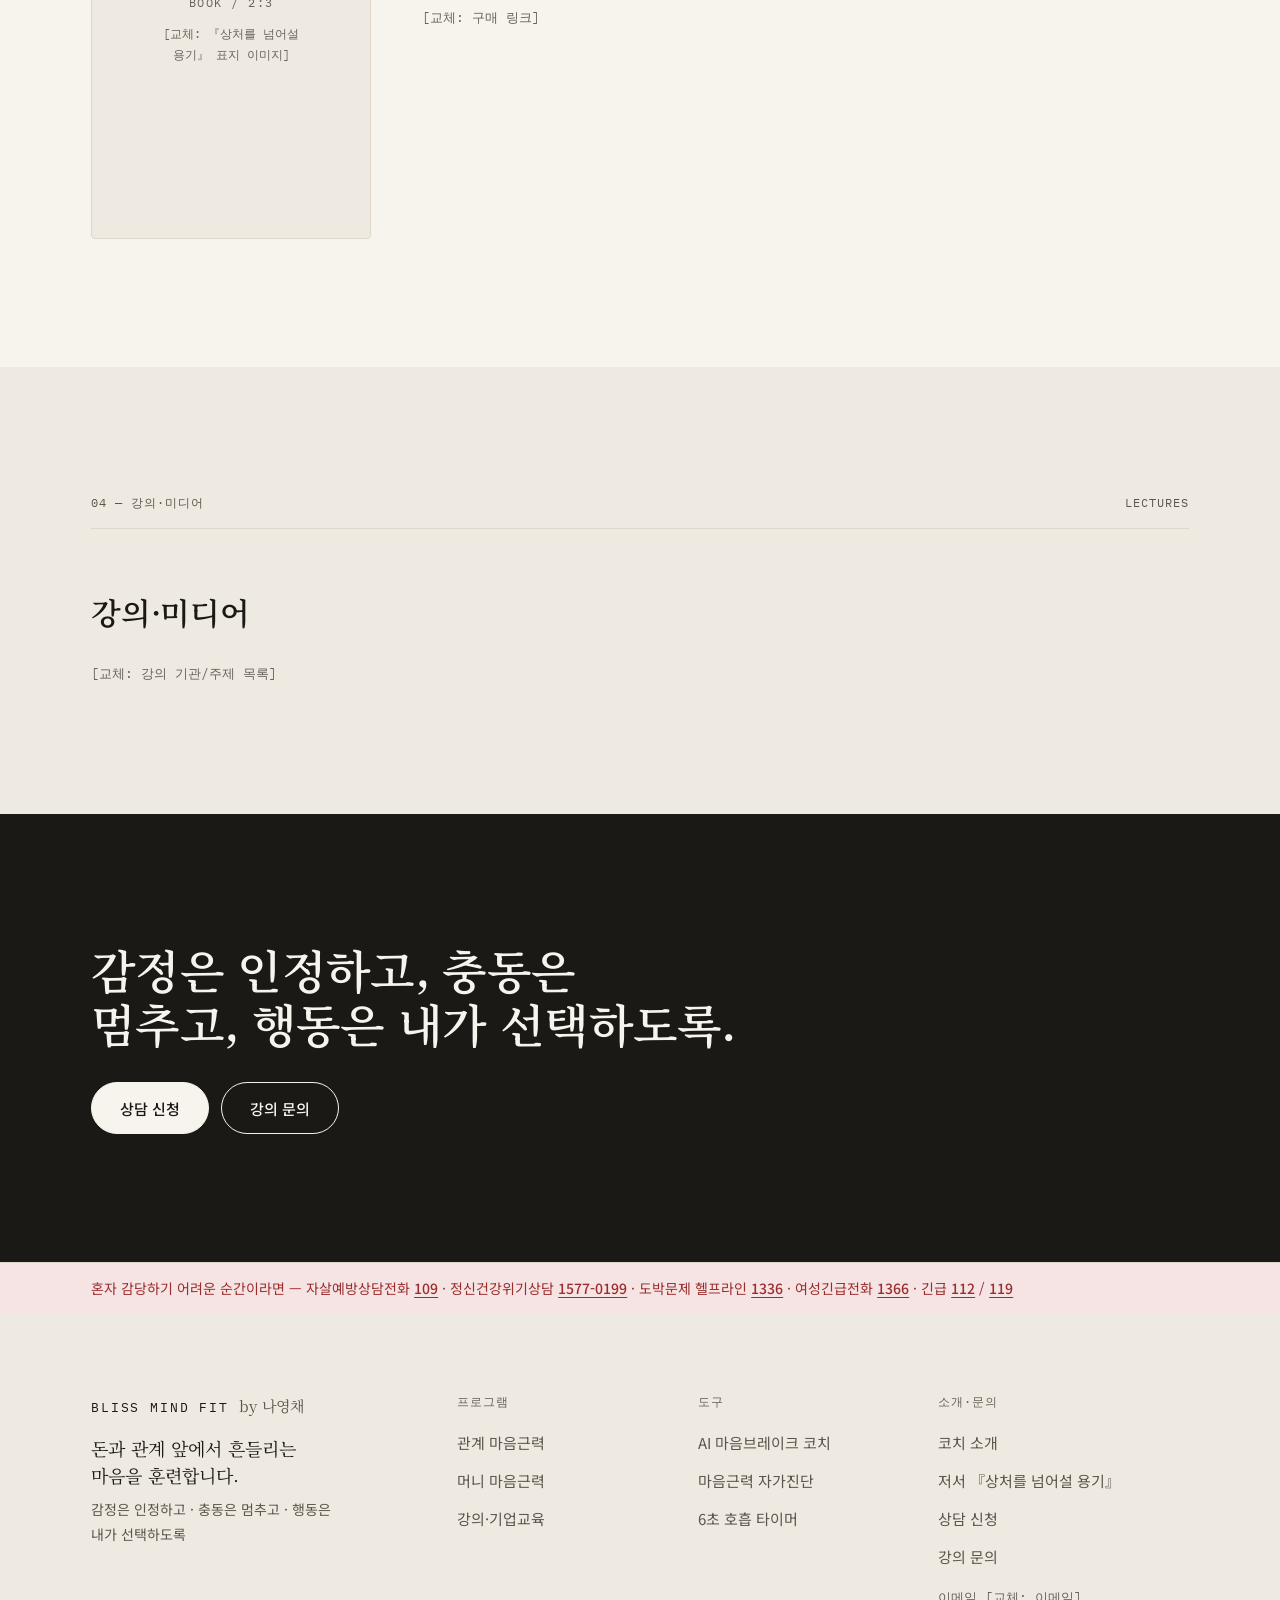
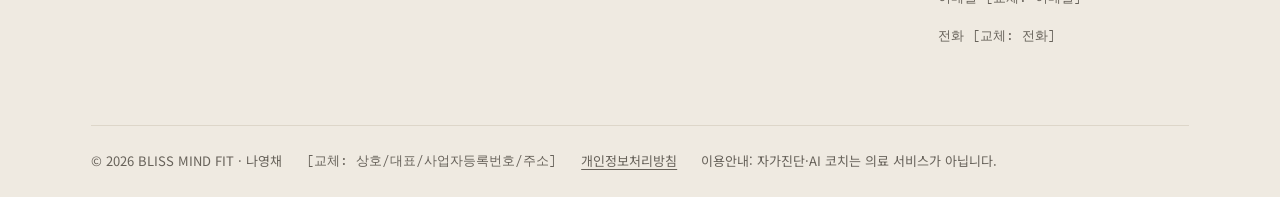
<file: site/about.html>
<!DOCTYPE html>
<html lang="ko" class="no-js">
<head>
<meta charset="utf-8">
<meta name="viewport" content="width=device-width, initial-scale=1">
<title>『상처를 넘어설 용기』 저자 · EFT 감정조절 코치 소개 | 나영채 · BLISS MIND FIT</title>
<meta name="description" content="나영채 감정·충동조절 마음근력 코치. 보호관찰 현장에서 다양한 문제행동 대상자를 교육하고, EFT 기반 감정조절 상담·교육으로 분노와 충동을 실제 행동 선택으로 연결해 왔습니다. 『상처를 넘어설 용기』 저자, 관계·머니 마음근력 강의.">
<meta name="robots" content="index,follow,max-image-preview:large">
<meta name="author" content="나영채">

<link rel="canonical" href="https://huggingmind.kr/about.html">
<!-- [교체: 검색엔진 사이트 인증 메타 — Google Search Console <meta name="google-site-verification" content="..."> / 네이버 서치어드바이저 <meta name="naver-site-verification" content="..."> — 등록 후 여기에 삽입] -->
<meta property="og:type" content="profile">
<meta property="og:site_name" content="BLISS MIND FIT">
<meta property="og:locale" content="ko_KR">
<meta property="og:title" content="나영채 | 감정·충동조절 마음근력 코치 — 『상처를 넘어설 용기』 저자">
<meta property="og:description" content="나영채 감정·충동조절 마음근력 코치. 보호관찰 현장에서 다양한 문제행동 대상자를 교육하고, EFT 기반 감정조절 상담·교육으로 분노와 충동을 실제 행동 선택으로 연결해 왔습니다. 『상처를 넘어설 용기』 저자, 관계·머니 마음근력 강의.">
<meta property="og:image" content="https://huggingmind.kr/assets/img/og-image.png">
<meta property="og:image:width" content="1200">
<meta property="og:image:height" content="630">
<meta property="og:image:type" content="image/png">
<meta property="og:image:alt" content="돈과 관계 앞에서 흔들리는 마음을 훈련합니다 — BLISS MIND FIT, 나영채 감정·충동조절 마음근력 코치">
<meta property="og:url" content="https://huggingmind.kr/about.html">
<meta name="twitter:card" content="summary_large_image">
<meta name="twitter:title" content="나영채 | 감정·충동조절 마음근력 코치 — 『상처를 넘어설 용기』 저자">
<meta name="twitter:description" content="나영채 감정·충동조절 마음근력 코치. 보호관찰 현장에서 다양한 문제행동 대상자를 교육하고, EFT 기반 감정조절 상담·교육으로 분노와 충동을 실제 행동 선택으로 연결해 왔습니다. 『상처를 넘어설 용기』 저자, 관계·머니 마음근력 강의.">
<meta name="twitter:image" content="https://huggingmind.kr/assets/img/og-image.png">
<meta name="twitter:image:alt" content="돈과 관계 앞에서 흔들리는 마음을 훈련합니다 — BLISS MIND FIT, 나영채 감정·충동조절 마음근력 코치">
<link rel="icon" href="assets/img/favicon.svg" type="image/svg+xml">
<link rel="icon" href="assets/img/favicon-192.png" type="image/png" sizes="192x192">
<link rel="icon" href="assets/img/favicon-512.png" type="image/png" sizes="512x512">
<link rel="apple-touch-icon" href="assets/img/favicon-192.png" sizes="192x192">
<meta name="theme-color" content="#F7F4EE" media="(prefers-color-scheme: light)">
<meta name="theme-color" content="#15130F" media="(prefers-color-scheme: dark)">
<script>document.documentElement.classList.replace('no-js','js');(function(){try{var t=localStorage.getItem('hm-theme');if(t==='dark'||t==='light'){document.documentElement.setAttribute('data-theme',t);}}catch(e){}})();</script>
<link rel="preconnect" href="https://fonts.googleapis.com">
<link rel="preconnect" href="https://fonts.gstatic.com" crossorigin>
<!-- R2 Q-19: 폰트 CSS 비차단 로드(preload→stylesheet), Mono 500 제거. Serif 600 은 h2/h3 등에서 사용 중이라 유지 -->
<link rel="preload" as="style" href="https://fonts.googleapis.com/css2?family=Noto+Serif+KR:wght@600;700&family=Noto+Sans+KR:wght@400;500;700&family=IBM+Plex+Mono:wght@400&display=swap" onload="this.onload=null;this.rel='stylesheet'">
<noscript><link rel="stylesheet" href="https://fonts.googleapis.com/css2?family=Noto+Serif+KR:wght@600;700&family=Noto+Sans+KR:wght@400;500;700&family=IBM+Plex+Mono:wght@400&display=swap"></noscript>
<link rel="stylesheet" href="assets/css/tokens.css">
<link rel="stylesheet" href="assets/css/base.css">
<link rel="stylesheet" href="assets/css/components.css">
<link rel="stylesheet" href="assets/css/pages.css">
<script type="application/ld+json">{"@context":"https://schema.org","@graph":[{"@type":"Organization","@id":"https://huggingmind.kr/#org","name":"BLISS MIND FIT","url":"https://huggingmind.kr/","logo":{"@type":"ImageObject","url":"https://huggingmind.kr/assets/img/favicon-512.png","width":512,"height":512},"image":"https://huggingmind.kr/assets/img/og-image.png","slogan":"돈과 관계 앞에서 흔들리는 마음을 훈련합니다.","description":"감정·충동조절 마음근력 코칭 브랜드. RELATION FIT 관계 마음근력(부부·부모자녀의 분노, 상처, 갈등, 소통)과 MONEY FIT 머니 마음근력(주식·코인·도박의 충동, 복구행동, 손실 후 감정조절)에 같은 핵심기술 '마음브레이크'를 적용합니다.","founder":{"@id":"https://huggingmind.kr/#person"},"areaServed":"KR"},{"@type":"Person","@id":"https://huggingmind.kr/#person","name":"나영채","jobTitle":"감정·충동조절 마음근력 코치","url":"https://huggingmind.kr/about.html","worksFor":{"@id":"https://huggingmind.kr/#org"},"description":"보호관찰 현장에서 다양한 문제행동 대상자를 교육한 경험과 EFT 기반 감정조절 상담·교육 경험을 바탕으로, 분노·충동을 이해에서 끝내지 않고 실제 행동 선택으로 연결하는 코치. 『상처를 넘어설 용기』 저자.","knowsAbout":["감정조절","충동조절","분노조절","EFT(감정자유기법)","비폭력대화","관계 마음근력(부부·부모자녀 갈등)","머니 마음근력(투자·도박 충동, 손실 후 감정조절)","마음브레이크(STOP·FEEL·CALM·CHOOSE)"],"subjectOf":{"@id":"https://huggingmind.kr/about.html"}},{"@type":"Book","@id":"https://huggingmind.kr/about.html#book","name":"상처를 넘어설 용기","author":{"@id":"https://huggingmind.kr/#person"},"inLanguage":"ko","url":"https://huggingmind.kr/about.html#book"},{"@type":"WebSite","@id":"https://huggingmind.kr/#website","url":"https://huggingmind.kr/","name":"BLISS MIND FIT","alternateName":"나영채 감정·충동조절 마음근력 코치","publisher":{"@id":"https://huggingmind.kr/#org"},"inLanguage":"ko"},{"@type":"ProfilePage","@id":"https://huggingmind.kr/about.html","url":"https://huggingmind.kr/about.html","name":"『상처를 넘어설 용기』 저자 · EFT 감정조절 코치 소개 | 나영채 · BLISS MIND FIT","description":"나영채 감정·충동조절 마음근력 코치. 보호관찰 현장에서 다양한 문제행동 대상자를 교육하고, EFT 기반 감정조절 상담·교육으로 분노와 충동을 실제 행동 선택으로 연결해 왔습니다. 『상처를 넘어설 용기』 저자, 관계·머니 마음근력 강의.","isPartOf":{"@id":"https://huggingmind.kr/#website"},"about":{"@id":"https://huggingmind.kr/#org"},"inLanguage":"ko","datePublished":"2026-09-11","dateModified":"2026-09-11","primaryImageOfPage":{"@type":"ImageObject","url":"https://huggingmind.kr/assets/img/og-image.png","width":1200,"height":630},"mainEntity":{"@id":"https://huggingmind.kr/#person"},"breadcrumb":{"@id":"https://huggingmind.kr/about.html#breadcrumb"}},{"@type":"BreadcrumbList","@id":"https://huggingmind.kr/about.html#breadcrumb","itemListElement":[{"@type":"ListItem","position":1,"name":"홈","item":"https://huggingmind.kr/"},{"@type":"ListItem","position":2,"name":"코치 소개","item":"https://huggingmind.kr/about.html"}]}]}</script>
</head>
<body>
<a class="skip-link" href="#main">본문으로 건너뛰기</a>
<header class="site-header" id="site-header">
  <div class="container site-header__inner">
    <a class="wordmark" href="index.html" aria-label="BLISS MIND FIT 홈으로"><span class="wordmark__brand">BLISS MIND FIT</span><span class="wordmark__by">by 나영채</span></a>
    <nav class="site-nav" aria-label="주요 메뉴">
      <a href="relation.html">관계 마음근력</a>
      <a href="money.html">머니 마음근력</a>
      <a href="ai-coach.html">AI 코치</a>
      <a href="checkup.html">자가진단</a>
      <a href="about.html" aria-current="page">코치 소개</a>
    </nav>
    <div class="site-header__utils">
      <button class="icon-btn" type="button" data-breath-open="5" aria-label="6초 호흡 타이머 열기" title="6초 호흡"><svg class="icon" viewBox="0 0 24 24" aria-hidden="true"><circle cx="12" cy="12" r="9"/><circle cx="12" cy="12" r="4"/></svg></button>
      <button class="icon-btn theme-toggle" type="button" aria-pressed="false" aria-label="다크 모드로 전환"><svg class="icon icon-sun" viewBox="0 0 24 24" aria-hidden="true"><circle cx="12" cy="12" r="4"/><path d="M12 2v2M12 20v2M2 12h2M20 12h2M4.9 4.9l1.4 1.4M17.7 17.7l1.4 1.4M4.9 19.1l1.4-1.4M17.7 6.3l1.4-1.4"/></svg><svg class="icon icon-moon" viewBox="0 0 24 24" aria-hidden="true"><path d="M20 14.5A8 8 0 0 1 9.5 4a8 8 0 1 0 10.5 10.5z"/></svg></button>
      <a class="btn btn--primary" href="contact.html#counsel">상담 신청</a>
      <button class="icon-btn nav-toggle" type="button" aria-expanded="false" aria-controls="nav-overlay" aria-label="메뉴 열기"><svg class="icon" viewBox="0 0 24 24" aria-hidden="true"><path d="M4 7h16M4 12h16M4 17h16"/></svg></button>
    </div>
  </div>
</header>
<div class="nav-overlay" id="nav-overlay" role="dialog" aria-modal="true" aria-label="메뉴" hidden>
  <div class="nav-overlay__top">
    <span class="wordmark"><span class="wordmark__brand">BLISS MIND FIT</span></span>
    <button class="icon-btn nav-overlay__close" type="button" aria-label="메뉴 닫기"><svg class="icon" viewBox="0 0 24 24" aria-hidden="true"><path d="M6 6l12 12M18 6L6 18"/></svg></button>
  </div>
  <nav class="nav-overlay__list" aria-label="모바일 메뉴">
    <a href="relation.html">관계 마음근력<span class="mono">01</span></a>
    <a href="money.html">머니 마음근력<span class="mono">02</span></a>
    <a href="ai-coach.html">AI 코치<span class="mono">03</span></a>
    <a href="checkup.html">자가진단<span class="mono">04</span></a>
    <a href="about.html" aria-current="page">코치 소개<span class="mono">05</span></a>
  </nav>
  <div class="nav-overlay__actions">
    <a class="btn btn--primary" href="contact.html#counsel">상담 신청</a>
    <a class="btn btn--secondary" href="contact.html#lecture">강의·기업교육 문의</a>
  </div>
  <div class="nav-overlay__utils">
    <button class="btn btn--secondary btn--small" type="button" data-breath-open="5"><svg class="icon" viewBox="0 0 24 24" aria-hidden="true"><circle cx="12" cy="12" r="9"/><circle cx="12" cy="12" r="4"/></svg> 6초 호흡</button>
    <button class="icon-btn theme-toggle" type="button" aria-pressed="false" aria-label="다크 모드로 전환"><svg class="icon icon-sun" viewBox="0 0 24 24" aria-hidden="true"><circle cx="12" cy="12" r="4"/><path d="M12 2v2M12 20v2M2 12h2M20 12h2M4.9 4.9l1.4 1.4M17.7 17.7l1.4 1.4M4.9 19.1l1.4-1.4M17.7 6.3l1.4-1.4"/></svg><svg class="icon icon-moon" viewBox="0 0 24 24" aria-hidden="true"><path d="M20 14.5A8 8 0 0 1 9.5 4a8 8 0 1 0 10.5 10.5z"/></svg></button>
  </div>
</div>
<main id="main" tabindex="-1">
<section class="hero hero--page" aria-labelledby="page-title">
  <div class="container">
    <div class="hero__grid">
      <div class="hero__copy">
        <p class="eyebrow eyebrow--accent" data-stagger="1">코치 소개</p>
        <h1 id="page-title" class="t-h1" data-stagger="2">나영채 | 감정·충동조절 마음근력 코치</h1>
        <p class="lead" data-stagger="3">RELATION FIT 관계 마음근력 × MONEY FIT 머니 마음근력 — "감정은 인정하고, 충동은 멈추고, 행동은 내가 선택하도록."</p>
        <div class="hero__cta" data-stagger="4"><a class="btn btn--primary" href="contact.html#counsel">상담 신청</a><a class="btn btn--secondary" href="contact.html#lecture">강의 문의</a></div>
      </div>
      <div class="hero__media" data-stagger="5">
        <div class="ph ph--portrait" role="img" aria-label="[교체: 나영채 코치 프로필 사진, 3:4]"><span class="ph__label">Portrait / 3:4</span><span class="ph__note">[교체: 나영채 코치 프로필 사진, 3:4]</span></div>
      </div>
    </div>
  </div>
</section>

<section class="section" aria-labelledby="philosophy-title">
  <div class="container">
    <div class="section-head" data-reveal><span class="eyebrow">01 — 철학</span><span class="eyebrow">Philosophy</span></div>
    <div class="grid grid-12">
      <div class="col-7 stack-lg" data-reveal>
        <h2 id="philosophy-title" class="t-h2">"참으라고 가르치는 것이 아니라, 충동과 행동 사이에 틈을 만드는 훈련"</h2>
        <p class="lead">감정은 잘못이 아닙니다. 상처와 손실도 피할 수 없습니다. 바꿀 수 있는 것은 감정과 행동 사이의 거리이고, 그 거리는 훈련으로 만들어집니다. 관계 갈등과 돈 앞의 충동, 서로 다른 장면에 같은 핵심기술 — 마음브레이크 — 를 적용합니다.</p>
      </div>
      <div class="col-5" data-reveal>
        <ol class="rail rail--vertical">
          <li class="rail__step"><span class="mono faint">01 Stop</span><span class="rail__verb">멈춘다</span></li>
          <li class="rail__step"><span class="mono faint">02 Feel</span><span class="rail__verb">찾는다</span></li>
          <li class="rail__step"><span class="mono faint">03 Calm</span><span class="rail__verb">낮춘다</span></li>
          <li class="rail__step"><span class="mono faint">04 Choose</span><span class="rail__verb">선택한다</span></li>
        </ol>
      </div>
    </div>
  </div>
</section>

<section class="section section--alt" aria-labelledby="career-title">
  <div class="container">
    <div class="section-head" data-reveal><span class="eyebrow">02 — 경력</span><span class="eyebrow">Experience</span></div>
    <h2 id="career-title" class="section-title" data-reveal>이해에서 끝나지 않고, 행동이 바뀔 때까지.</h2>
    <ol class="numlist mt-6" data-reveal>
      <li class="numlist__item"><span class="numlist__num">01</span><span class="numlist__key">현장성</span><span class="numlist__desc">보호관찰 현장에서 다양한 문제행동 대상자를 교육한 경험</span></li>
      <li class="numlist__item"><span class="numlist__num">02</span><span class="numlist__key">전문기술</span><span class="numlist__desc">EFT 기반 감정조절 상담·교육 경험</span></li>
      <li class="numlist__item"><span class="numlist__num">03</span><span class="numlist__key">행동변화</span><span class="numlist__desc">분노·충동을 단순 이해가 아니라 실제 행동 선택으로 연결</span></li>
      <li class="numlist__item"><span class="numlist__num">04</span><span class="numlist__key">확장성</span><span class="numlist__desc">관계 갈등과 돈 관련 충동 문제에 같은 핵심기술을 적용 — <a class="text-link" href="relation.html">관계 마음근력</a> · <a class="text-link" href="money.html">머니 마음근력</a></span></li>
      <li class="numlist__item"><span class="numlist__num">05</span><span class="numlist__key">저자·강의</span><span class="numlist__desc">『상처를 넘어설 용기』 저자 및 다수 강의 경험</span></li>
    </ol>
    <div class="mt-6" data-reveal>
      <p class="eyebrow">상세 이력</p>
      <div class="history mt-2">
        <div class="history__row"><span class="history__year">[교체: 연도]</span><span class="replace">[교체: 연도별 경력, 자격]</span></div>
        <div class="history__row"><span class="history__year">[교체: 연도]</span><span class="replace">[교체: 연도별 경력, 자격]</span></div>
        <div class="history__row"><span class="history__year">[교체: 연도]</span><span class="replace">[교체: 연도별 경력, 자격]</span></div>
      </div>
    </div>
  </div>
</section>

<section class="section" id="book" aria-labelledby="book-title">
  <div class="container">
    <div class="section-head" data-reveal><span class="eyebrow">03 — 저서</span><span class="eyebrow">Book</span></div>
    <div class="about-book">
      <div data-reveal><div class="ph ph--book" role="img" aria-label="[교체: 『상처를 넘어설 용기』 표지 이미지]"><span class="ph__label">Book / 2:3</span><span class="ph__note">[교체: 『상처를 넘어설 용기』 표지 이미지]</span></div></div>
      <div class="stack-lg" data-reveal>
        <h2 id="book-title" class="t-h2">『상처를 넘어설 용기』</h2>
        <p class="serif about-book__author">나영채 지음</p>
        <p class="replace">[교체: 출판사 소개문]</p>
        <p class="replace">[교체: 구매 링크]</p>
      </div>
    </div>
  </div>
</section>

<section class="section section--alt" aria-labelledby="media-title">
  <div class="container">
    <div class="section-head" data-reveal><span class="eyebrow">04 — 강의·미디어</span><span class="eyebrow">Lectures</span></div>
    <h2 id="media-title" class="section-title" data-reveal>강의·미디어</h2>
    <p class="replace mt-4" data-reveal>[교체: 강의 기관/주제 목록]</p>
  </div>
</section>

<section class="final" aria-labelledby="final-title">
  <div class="container stack-lg">
    <h2 id="final-title" class="t-h1" data-reveal>감정은 인정하고, 충동은 멈추고, 행동은 내가 선택하도록.</h2>
    <div class="cluster" data-reveal><a class="btn btn--primary" href="contact.html#counsel">상담 신청</a><a class="btn btn--secondary" href="contact.html#lecture">강의 문의</a></div>
  </div>
</section>
</main>
<footer class="site-footer">
  <div class="crisis-bar">
    <div class="container"><p>혼자 감당하기 어려운 순간이라면 — 자살예방상담전화 <a href="tel:109">109</a> · 정신건강위기상담 <a href="tel:1577-0199">1577-0199</a> · 도박문제 헬프라인 <a href="tel:1336">1336</a> · 여성긴급전화 <a href="tel:1366">1366</a> · 긴급 <a href="tel:112">112</a> / <a href="tel:119">119</a></p></div>
  </div>
  <div class="container">
    <div class="site-footer__grid">
      <div>
        <span class="wordmark"><span class="wordmark__brand">BLISS MIND FIT</span><span class="wordmark__by">by 나영채</span></span>
        <p class="site-footer__slogan">돈과 관계 앞에서 흔들리는 마음을 훈련합니다.</p>
        <p class="site-footer__sub">감정은 인정하고 · 충동은 멈추고 · 행동은 내가 선택하도록</p>
      </div>
      <div>
        <p class="site-footer__heading">프로그램</p>
        <ul><li><a href="relation.html">관계 마음근력</a></li><li><a href="money.html">머니 마음근력</a></li><li><a href="contact.html#lecture">강의·기업교육</a></li></ul>
      </div>
      <div>
        <p class="site-footer__heading">도구</p>
        <ul><li><a href="ai-coach.html">AI 마음브레이크 코치</a></li><li><a href="checkup.html">마음근력 자가진단</a></li><li><a href="#" data-breath-open="5">6초 호흡 타이머</a></li></ul>
      </div>
      <div>
        <p class="site-footer__heading">소개·문의</p>
        <ul><li><a href="about.html">코치 소개</a></li><li><a href="about.html#book">저서 『상처를 넘어설 용기』</a></li><li><a href="contact.html#counsel">상담 신청</a></li><li><a href="contact.html#lecture">강의 문의</a></li><li><span class="replace">이메일 [교체: 이메일]</span></li><li><span class="replace">전화 [교체: 전화]</span></li></ul>
      </div>
    </div>
    <div class="site-footer__bottom">
      <span>© 2026 BLISS MIND FIT · 나영채</span>
      <span class="replace">[교체: 상호/대표/사업자등록번호/주소]</span>
      <a href="privacy.html">개인정보처리방침</a>
      <span>이용안내: 자가진단·AI 코치는 의료 서비스가 아닙니다.</span>
    </div>
  </div>
</footer>
<script src="assets/js/theme.js"></script>
<script src="assets/js/nav.js"></script>
<script src="assets/js/reveal.js"></script>
<script src="assets/js/breath.js"></script>
</body>
</html>
</file>
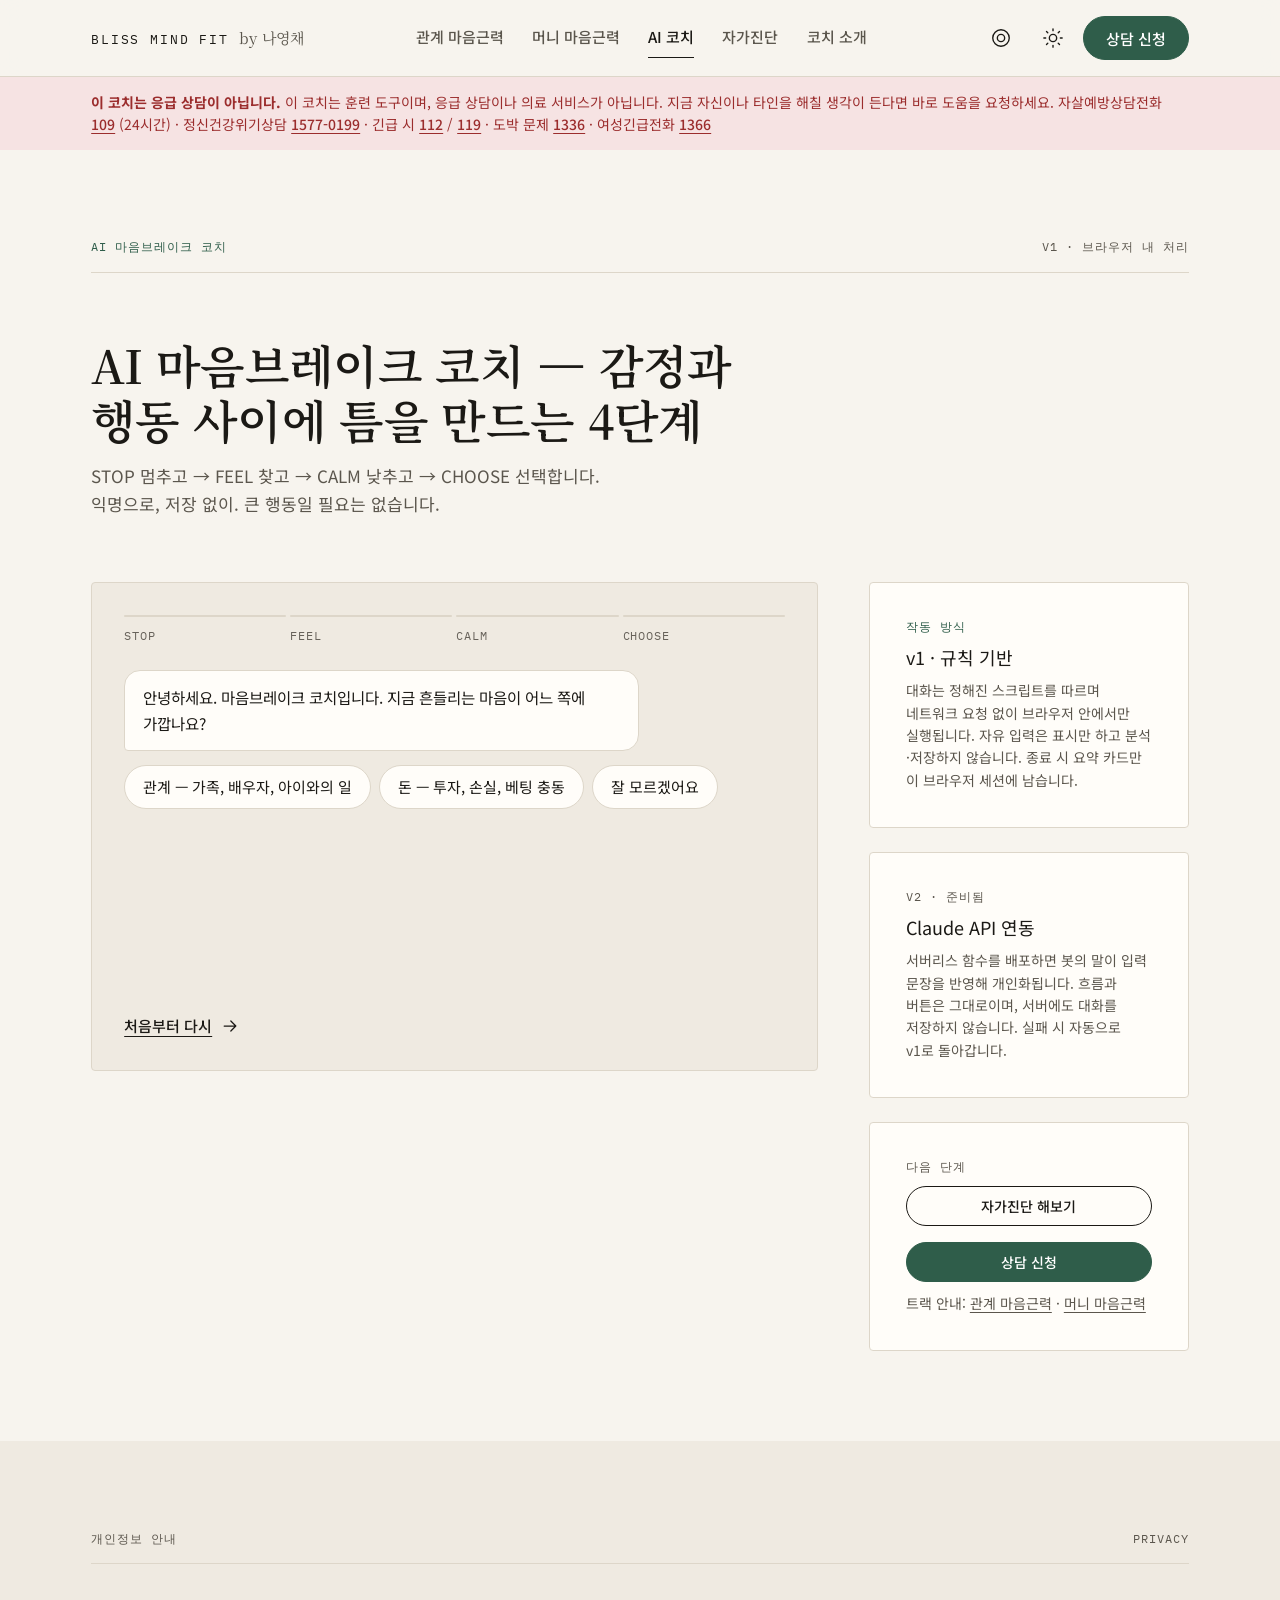
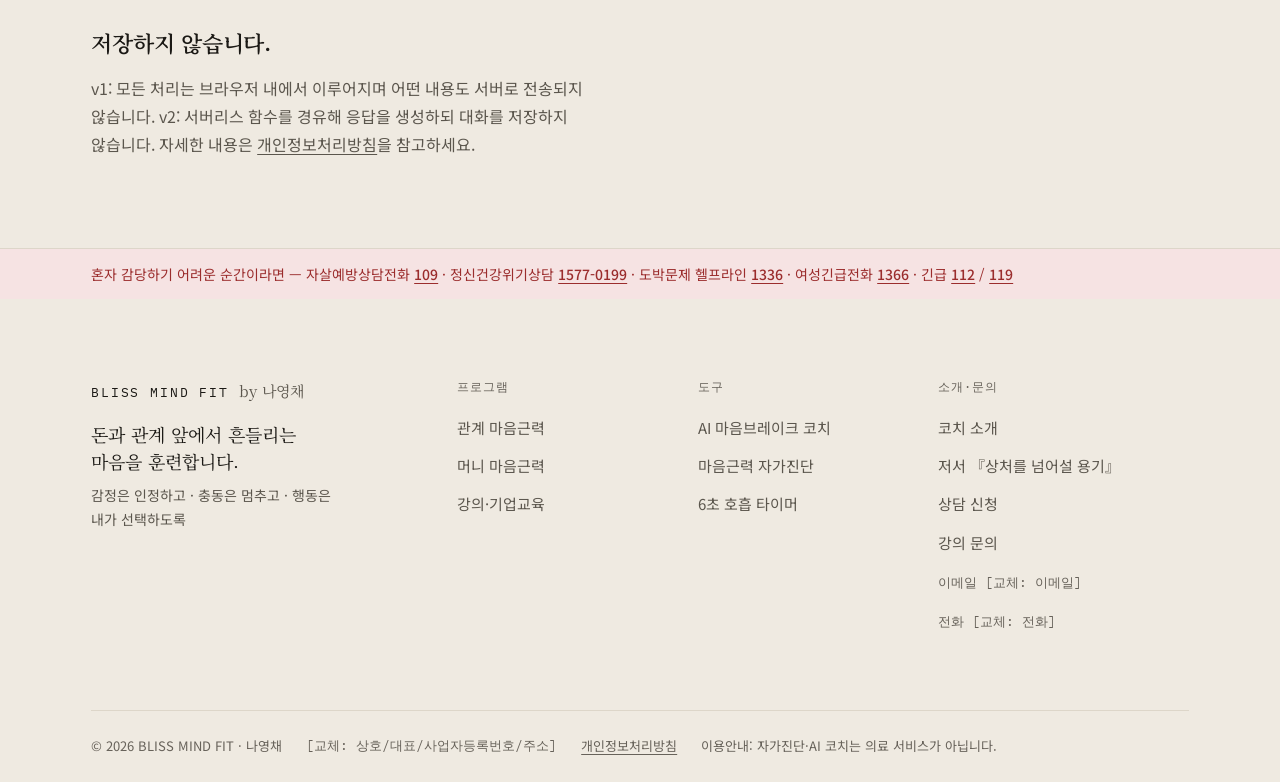
<file: site/ai-coach.html>
<!DOCTYPE html>
<html lang="ko" class="no-js">
<head>
<meta charset="utf-8">
<meta name="viewport" content="width=device-width, initial-scale=1">
<title>AI 마음브레이크 코치 — 화·충동 직전 4단계 멈춤 가이드 | 나영채 · BLISS MIND FIT</title>
<meta name="description" content="화가 치밀 때, 매수 버튼을 누르기 직전 — AI 마음브레이크 코치가 STOP·FEEL·CALM·CHOOSE 4단계로 감정과 행동 사이에 틈을 만듭니다. 6초 호흡과 EFT 문장 포함, 익명·무료·저장 없이 브라우저에서 바로 시작합니다. 응급 상담이 아닙니다.">
<meta name="robots" content="index,follow,max-image-preview:large">
<meta name="author" content="나영채">

<link rel="canonical" href="https://huggingmind.kr/ai-coach.html">
<!-- [교체: 검색엔진 사이트 인증 메타 — Google Search Console <meta name="google-site-verification" content="..."> / 네이버 서치어드바이저 <meta name="naver-site-verification" content="..."> — 등록 후 여기에 삽입] -->
<meta property="og:type" content="website">
<meta property="og:site_name" content="BLISS MIND FIT">
<meta property="og:locale" content="ko_KR">
<meta property="og:title" content="AI 마음브레이크 코치 — STOP · FEEL · CALM · CHOOSE, 익명으로 저장 없이">
<meta property="og:description" content="화가 치밀 때, 매수 버튼을 누르기 직전 — AI 마음브레이크 코치가 STOP·FEEL·CALM·CHOOSE 4단계로 감정과 행동 사이에 틈을 만듭니다. 6초 호흡과 EFT 문장 포함, 익명·무료·저장 없이 브라우저에서 바로 시작합니다. 응급 상담이 아닙니다.">
<meta property="og:image" content="https://huggingmind.kr/assets/img/og-image.png">
<meta property="og:image:width" content="1200">
<meta property="og:image:height" content="630">
<meta property="og:image:type" content="image/png">
<meta property="og:image:alt" content="돈과 관계 앞에서 흔들리는 마음을 훈련합니다 — BLISS MIND FIT, 나영채 감정·충동조절 마음근력 코치">
<meta property="og:url" content="https://huggingmind.kr/ai-coach.html">
<meta name="twitter:card" content="summary_large_image">
<meta name="twitter:title" content="AI 마음브레이크 코치 — STOP · FEEL · CALM · CHOOSE, 익명으로 저장 없이">
<meta name="twitter:description" content="화가 치밀 때, 매수 버튼을 누르기 직전 — AI 마음브레이크 코치가 STOP·FEEL·CALM·CHOOSE 4단계로 감정과 행동 사이에 틈을 만듭니다. 6초 호흡과 EFT 문장 포함, 익명·무료·저장 없이 브라우저에서 바로 시작합니다. 응급 상담이 아닙니다.">
<meta name="twitter:image" content="https://huggingmind.kr/assets/img/og-image.png">
<meta name="twitter:image:alt" content="돈과 관계 앞에서 흔들리는 마음을 훈련합니다 — BLISS MIND FIT, 나영채 감정·충동조절 마음근력 코치">
<link rel="icon" href="assets/img/favicon.svg" type="image/svg+xml">
<link rel="icon" href="assets/img/favicon-192.png" type="image/png" sizes="192x192">
<link rel="icon" href="assets/img/favicon-512.png" type="image/png" sizes="512x512">
<link rel="apple-touch-icon" href="assets/img/favicon-192.png" sizes="192x192">
<meta name="theme-color" content="#F7F4EE" media="(prefers-color-scheme: light)">
<meta name="theme-color" content="#15130F" media="(prefers-color-scheme: dark)">
<script>document.documentElement.classList.replace('no-js','js');(function(){try{var t=localStorage.getItem('hm-theme');if(t==='dark'||t==='light'){document.documentElement.setAttribute('data-theme',t);}}catch(e){}})();</script>
<link rel="preconnect" href="https://fonts.googleapis.com">
<link rel="preconnect" href="https://fonts.gstatic.com" crossorigin>
<!-- R2 Q-19: 폰트 CSS 비차단 로드(preload→stylesheet), Mono 500 제거. Serif 600 은 h2/h3 등에서 사용 중이라 유지 -->
<link rel="preload" as="style" href="https://fonts.googleapis.com/css2?family=Noto+Serif+KR:wght@600;700&family=Noto+Sans+KR:wght@400;500;700&family=IBM+Plex+Mono:wght@400&display=swap" onload="this.onload=null;this.rel='stylesheet'">
<noscript><link rel="stylesheet" href="https://fonts.googleapis.com/css2?family=Noto+Serif+KR:wght@600;700&family=Noto+Sans+KR:wght@400;500;700&family=IBM+Plex+Mono:wght@400&display=swap"></noscript>
<link rel="stylesheet" href="assets/css/tokens.css">
<link rel="stylesheet" href="assets/css/base.css">
<link rel="stylesheet" href="assets/css/components.css">
<link rel="stylesheet" href="assets/css/pages.css">
<script type="application/ld+json">{"@context":"https://schema.org","@graph":[{"@type":"Organization","@id":"https://huggingmind.kr/#org","name":"BLISS MIND FIT","url":"https://huggingmind.kr/","logo":{"@type":"ImageObject","url":"https://huggingmind.kr/assets/img/favicon-512.png","width":512,"height":512},"image":"https://huggingmind.kr/assets/img/og-image.png","slogan":"돈과 관계 앞에서 흔들리는 마음을 훈련합니다.","description":"감정·충동조절 마음근력 코칭 브랜드. RELATION FIT 관계 마음근력(부부·부모자녀의 분노, 상처, 갈등, 소통)과 MONEY FIT 머니 마음근력(주식·코인·도박의 충동, 복구행동, 손실 후 감정조절)에 같은 핵심기술 '마음브레이크'를 적용합니다.","founder":{"@id":"https://huggingmind.kr/#person"},"areaServed":"KR"},{"@type":"Person","@id":"https://huggingmind.kr/#person","name":"나영채","jobTitle":"감정·충동조절 마음근력 코치","url":"https://huggingmind.kr/about.html","worksFor":{"@id":"https://huggingmind.kr/#org"},"description":"보호관찰 현장에서 다양한 문제행동 대상자를 교육한 경험과 EFT 기반 감정조절 상담·교육 경험을 바탕으로, 분노·충동을 이해에서 끝내지 않고 실제 행동 선택으로 연결하는 코치. 『상처를 넘어설 용기』 저자.","knowsAbout":["감정조절","충동조절","분노조절","EFT(감정자유기법)","비폭력대화","관계 마음근력(부부·부모자녀 갈등)","머니 마음근력(투자·도박 충동, 손실 후 감정조절)","마음브레이크(STOP·FEEL·CALM·CHOOSE)"]},{"@type":"WebSite","@id":"https://huggingmind.kr/#website","url":"https://huggingmind.kr/","name":"BLISS MIND FIT","alternateName":"나영채 감정·충동조절 마음근력 코치","publisher":{"@id":"https://huggingmind.kr/#org"},"inLanguage":"ko"},{"@type":"WebPage","@id":"https://huggingmind.kr/ai-coach.html","url":"https://huggingmind.kr/ai-coach.html","name":"AI 마음브레이크 코치 — 화·충동 직전 4단계 멈춤 가이드 | 나영채 · BLISS MIND FIT","description":"화가 치밀 때, 매수 버튼을 누르기 직전 — AI 마음브레이크 코치가 STOP·FEEL·CALM·CHOOSE 4단계로 감정과 행동 사이에 틈을 만듭니다. 6초 호흡과 EFT 문장 포함, 익명·무료·저장 없이 브라우저에서 바로 시작합니다. 응급 상담이 아닙니다.","isPartOf":{"@id":"https://huggingmind.kr/#website"},"about":{"@id":"https://huggingmind.kr/#org"},"inLanguage":"ko","datePublished":"2026-09-11","dateModified":"2026-09-11","primaryImageOfPage":{"@type":"ImageObject","url":"https://huggingmind.kr/assets/img/og-image.png","width":1200,"height":630},"breadcrumb":{"@id":"https://huggingmind.kr/ai-coach.html#breadcrumb"}},{"@type":"BreadcrumbList","@id":"https://huggingmind.kr/ai-coach.html#breadcrumb","itemListElement":[{"@type":"ListItem","position":1,"name":"홈","item":"https://huggingmind.kr/"},{"@type":"ListItem","position":2,"name":"AI 마음브레이크 코치","item":"https://huggingmind.kr/ai-coach.html"}]}]}</script>
</head>
<body>
<a class="skip-link" href="#main">본문으로 건너뛰기</a>
<header class="site-header" id="site-header">
  <div class="container site-header__inner">
    <a class="wordmark" href="index.html" aria-label="BLISS MIND FIT 홈으로"><span class="wordmark__brand">BLISS MIND FIT</span><span class="wordmark__by">by 나영채</span></a>
    <nav class="site-nav" aria-label="주요 메뉴">
      <a href="relation.html">관계 마음근력</a>
      <a href="money.html">머니 마음근력</a>
      <a href="ai-coach.html" aria-current="page">AI 코치</a>
      <a href="checkup.html">자가진단</a>
      <a href="about.html">코치 소개</a>
    </nav>
    <div class="site-header__utils">
      <button class="icon-btn" type="button" data-breath-open="5" aria-label="6초 호흡 타이머 열기" title="6초 호흡"><svg class="icon" viewBox="0 0 24 24" aria-hidden="true"><circle cx="12" cy="12" r="9"/><circle cx="12" cy="12" r="4"/></svg></button>
      <button class="icon-btn theme-toggle" type="button" aria-pressed="false" aria-label="다크 모드로 전환"><svg class="icon icon-sun" viewBox="0 0 24 24" aria-hidden="true"><circle cx="12" cy="12" r="4"/><path d="M12 2v2M12 20v2M2 12h2M20 12h2M4.9 4.9l1.4 1.4M17.7 17.7l1.4 1.4M4.9 19.1l1.4-1.4M17.7 6.3l1.4-1.4"/></svg><svg class="icon icon-moon" viewBox="0 0 24 24" aria-hidden="true"><path d="M20 14.5A8 8 0 0 1 9.5 4a8 8 0 1 0 10.5 10.5z"/></svg></button>
      <a class="btn btn--primary" href="contact.html#counsel">상담 신청</a>
      <button class="icon-btn nav-toggle" type="button" aria-expanded="false" aria-controls="nav-overlay" aria-label="메뉴 열기"><svg class="icon" viewBox="0 0 24 24" aria-hidden="true"><path d="M4 7h16M4 12h16M4 17h16"/></svg></button>
    </div>
  </div>
</header>
<div class="nav-overlay" id="nav-overlay" role="dialog" aria-modal="true" aria-label="메뉴" hidden>
  <div class="nav-overlay__top">
    <span class="wordmark"><span class="wordmark__brand">BLISS MIND FIT</span></span>
    <button class="icon-btn nav-overlay__close" type="button" aria-label="메뉴 닫기"><svg class="icon" viewBox="0 0 24 24" aria-hidden="true"><path d="M6 6l12 12M18 6L6 18"/></svg></button>
  </div>
  <nav class="nav-overlay__list" aria-label="모바일 메뉴">
    <a href="relation.html">관계 마음근력<span class="mono">01</span></a>
    <a href="money.html">머니 마음근력<span class="mono">02</span></a>
    <a href="ai-coach.html" aria-current="page">AI 코치<span class="mono">03</span></a>
    <a href="checkup.html">자가진단<span class="mono">04</span></a>
    <a href="about.html">코치 소개<span class="mono">05</span></a>
  </nav>
  <div class="nav-overlay__actions">
    <a class="btn btn--primary" href="contact.html#counsel">상담 신청</a>
    <a class="btn btn--secondary" href="contact.html#lecture">강의·기업교육 문의</a>
  </div>
  <div class="nav-overlay__utils">
    <button class="btn btn--secondary btn--small" type="button" data-breath-open="5"><svg class="icon" viewBox="0 0 24 24" aria-hidden="true"><circle cx="12" cy="12" r="9"/><circle cx="12" cy="12" r="4"/></svg> 6초 호흡</button>
    <button class="icon-btn theme-toggle" type="button" aria-pressed="false" aria-label="다크 모드로 전환"><svg class="icon icon-sun" viewBox="0 0 24 24" aria-hidden="true"><circle cx="12" cy="12" r="4"/><path d="M12 2v2M12 20v2M2 12h2M20 12h2M4.9 4.9l1.4 1.4M17.7 17.7l1.4 1.4M4.9 19.1l1.4-1.4M17.7 6.3l1.4-1.4"/></svg><svg class="icon icon-moon" viewBox="0 0 24 24" aria-hidden="true"><path d="M20 14.5A8 8 0 0 1 9.5 4a8 8 0 1 0 10.5 10.5z"/></svg></button>
  </div>
</div>
<main id="main" tabindex="-1">
<div class="crisis-bar" role="note">
  <div class="container"><p><strong>이 코치는 응급 상담이 아닙니다.</strong> 이 코치는 훈련 도구이며, 응급 상담이나 의료 서비스가 아닙니다. 지금 자신이나 타인을 해칠 생각이 든다면 바로 도움을 요청하세요. 자살예방상담전화 <a href="tel:109">109</a> (24시간) · 정신건강위기상담 <a href="tel:1577-0199">1577-0199</a> · 긴급 시 <a href="tel:112">112</a> / <a href="tel:119">119</a> · 도박 문제 <a href="tel:1336">1336</a> · 여성긴급전화 <a href="tel:1366">1366</a></p></div>
</div>
<section class="section section--tight" aria-labelledby="page-title">
  <div class="container">
    <div class="section-head"><span class="eyebrow eyebrow--accent">AI 마음브레이크 코치</span><span class="eyebrow">v1 · 브라우저 내 처리</span></div>
    <h1 id="page-title" class="t-h1">AI 마음브레이크 코치 — 감정과 행동 사이에 틈을 만드는 4단계</h1>
    <p class="lead section-lead">STOP 멈추고 → FEEL 찾고 → CALM 낮추고 → CHOOSE 선택합니다. 익명으로, 저장 없이. 큰 행동일 필요는 없습니다.</p>
    <div class="coach-layout mt-6">
      <div class="coach-panel" id="coach" data-step="entry">
        <ol class="stepper" aria-label="진행 단계">
          <li class="stepper__item">Stop</li><li class="stepper__item">Feel</li><li class="stepper__item">Calm</li><li class="stepper__item">Choose</li>
        </ol>
        <div class="chat" aria-live="polite" aria-label="코치 대화"></div>
        <div class="cluster"><button class="btn-ghost small" type="button" data-coach-restart>처음부터 다시 <svg class="icon" viewBox="0 0 24 24" aria-hidden="true"><path d="M5 12h14M13 6l6 6-6 6"/></svg></button></div>
      </div>
      <aside class="coach-side">
        <article class="card card--flat"><p class="eyebrow eyebrow--accent">작동 방식</p><p class="card__title">v1 · 규칙 기반</p><p class="card__body small">대화는 정해진 스크립트를 따르며 네트워크 요청 없이 브라우저 안에서만 실행됩니다. 자유 입력은 표시만 하고 분석·저장하지 않습니다. 종료 시 요약 카드만 이 브라우저 세션에 남습니다.</p></article>
        <article class="card card--flat"><p class="eyebrow">v2 · 준비됨</p><p class="card__title">Claude API 연동</p><p class="card__body small">서버리스 함수를 배포하면 봇의 말이 입력 문장을 반영해 개인화됩니다. 흐름과 버튼은 그대로이며, 서버에도 대화를 저장하지 않습니다. 실패 시 자동으로 v1로 돌아갑니다.</p></article>
        <article class="card card--flat"><p class="eyebrow">다음 단계</p><div class="stack"><a class="btn btn--secondary btn--small btn--block" href="checkup.html">자가진단 해보기</a><a class="btn btn--primary btn--small btn--block" href="contact.html#counsel">상담 신청</a></div><p class="small muted">트랙 안내: <a class="text-link" href="relation.html">관계 마음근력</a> · <a class="text-link" href="money.html">머니 마음근력</a></p></article>
      </aside>
    </div>
  </div>
</section>
<section class="section section--alt section--tight" aria-labelledby="privacy-title">
  <div class="container">
    <div class="section-head"><span class="eyebrow">개인정보 안내</span><span class="eyebrow">Privacy</span></div>
    <h2 id="privacy-title" class="t-h3">저장하지 않습니다.</h2>
    <p class="muted max-60 mt-2">v1: 모든 처리는 브라우저 내에서 이루어지며 어떤 내용도 서버로 전송되지 않습니다. v2: 서버리스 함수를 경유해 응답을 생성하되 대화를 저장하지 않습니다. 자세한 내용은 <a class="text-link" href="privacy.html">개인정보처리방침</a>을 참고하세요.</p>
  </div>
</section>
</main>
<footer class="site-footer">
  <div class="crisis-bar">
    <div class="container"><p>혼자 감당하기 어려운 순간이라면 — 자살예방상담전화 <a href="tel:109">109</a> · 정신건강위기상담 <a href="tel:1577-0199">1577-0199</a> · 도박문제 헬프라인 <a href="tel:1336">1336</a> · 여성긴급전화 <a href="tel:1366">1366</a> · 긴급 <a href="tel:112">112</a> / <a href="tel:119">119</a></p></div>
  </div>
  <div class="container">
    <div class="site-footer__grid">
      <div>
        <span class="wordmark"><span class="wordmark__brand">BLISS MIND FIT</span><span class="wordmark__by">by 나영채</span></span>
        <p class="site-footer__slogan">돈과 관계 앞에서 흔들리는 마음을 훈련합니다.</p>
        <p class="site-footer__sub">감정은 인정하고 · 충동은 멈추고 · 행동은 내가 선택하도록</p>
      </div>
      <div>
        <p class="site-footer__heading">프로그램</p>
        <ul><li><a href="relation.html">관계 마음근력</a></li><li><a href="money.html">머니 마음근력</a></li><li><a href="contact.html#lecture">강의·기업교육</a></li></ul>
      </div>
      <div>
        <p class="site-footer__heading">도구</p>
        <ul><li><a href="ai-coach.html">AI 마음브레이크 코치</a></li><li><a href="checkup.html">마음근력 자가진단</a></li><li><a href="#" data-breath-open="5">6초 호흡 타이머</a></li></ul>
      </div>
      <div>
        <p class="site-footer__heading">소개·문의</p>
        <ul><li><a href="about.html">코치 소개</a></li><li><a href="about.html#book">저서 『상처를 넘어설 용기』</a></li><li><a href="contact.html#counsel">상담 신청</a></li><li><a href="contact.html#lecture">강의 문의</a></li><li><span class="replace">이메일 [교체: 이메일]</span></li><li><span class="replace">전화 [교체: 전화]</span></li></ul>
      </div>
    </div>
    <div class="site-footer__bottom">
      <span>© 2026 BLISS MIND FIT · 나영채</span>
      <span class="replace">[교체: 상호/대표/사업자등록번호/주소]</span>
      <a href="privacy.html">개인정보처리방침</a>
      <span>이용안내: 자가진단·AI 코치는 의료 서비스가 아닙니다.</span>
    </div>
  </div>
</footer>
<script src="assets/js/theme.js"></script>
<script src="assets/js/nav.js"></script>
<script src="assets/js/reveal.js"></script>
<script src="assets/js/breath.js"></script>
<script src="assets/js/coach-data.js"></script>
<script src="assets/js/coach.js"></script>
</body>
</html>
</file>
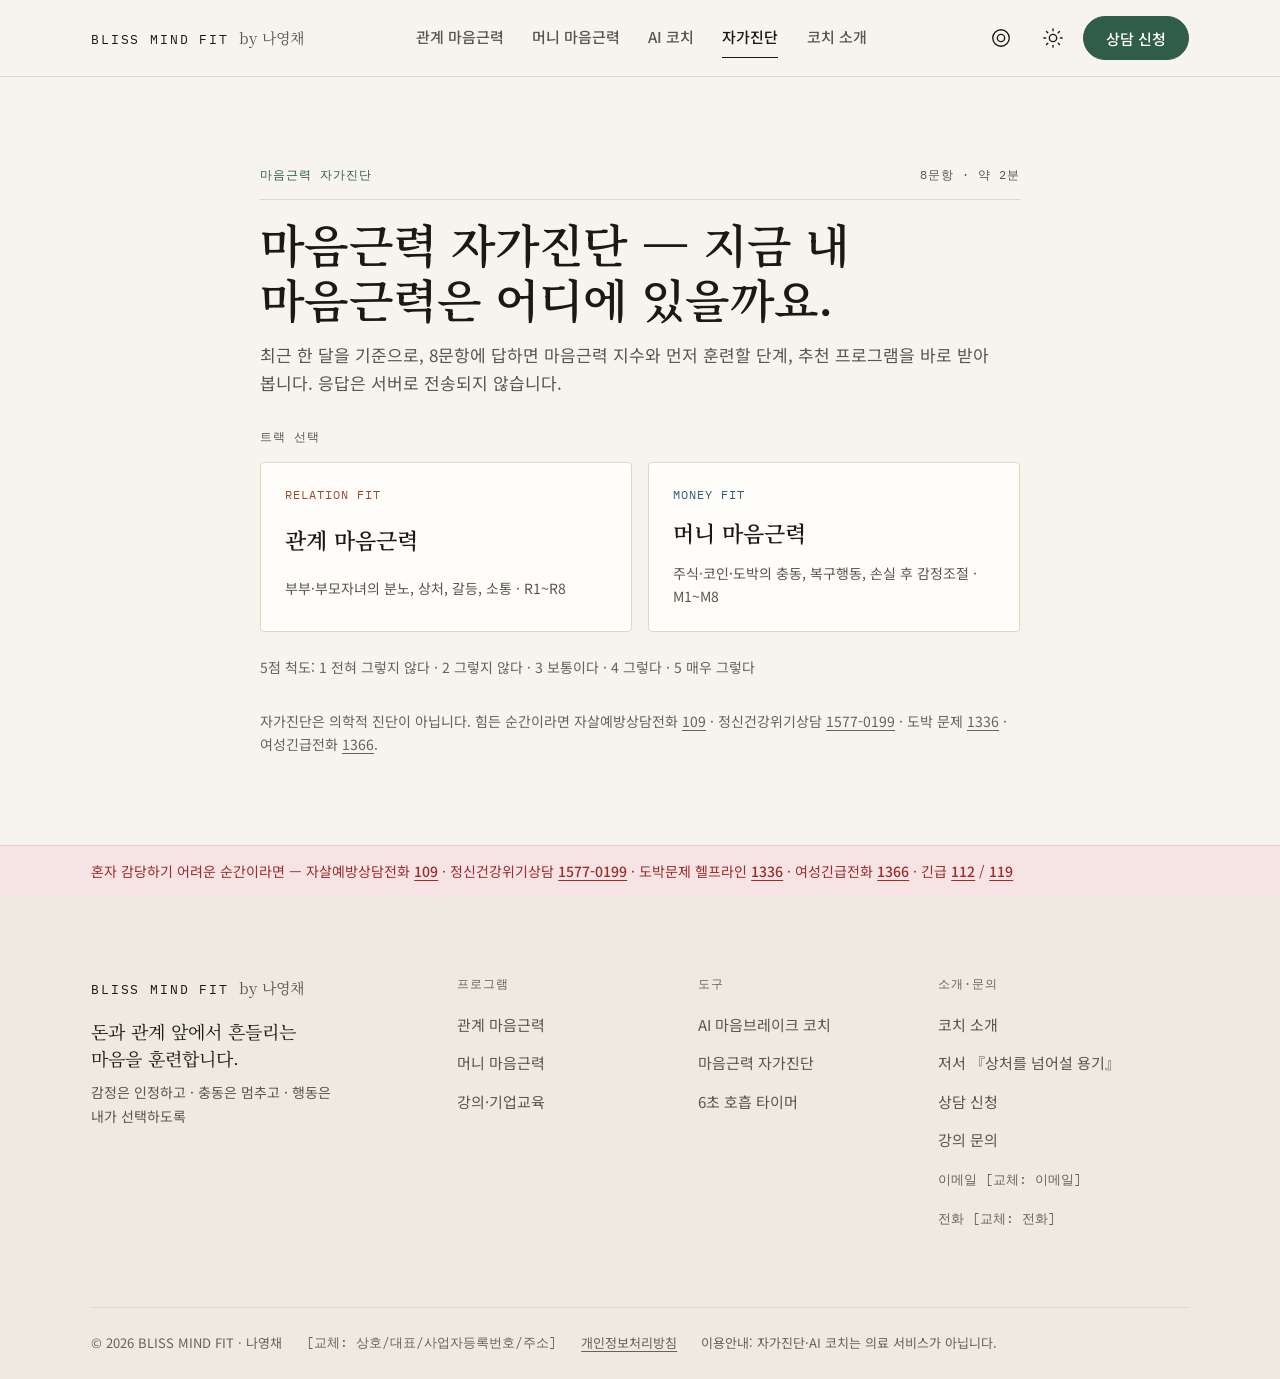
<file: site/checkup.html>
<!DOCTYPE html>
<html lang="ko" class="no-js">
<head>
<meta charset="utf-8">
<meta name="viewport" content="width=device-width, initial-scale=1">
<title>마음근력 자가진단 — 분노 조절·투자 충동 8문항, 2분 | 나영채 · BLISS MIND FIT</title>
<meta name="description" content="부부·자녀에게 화를 참지 못하나요? 손실 직후 규칙이 무너지나요? 관계 8문항 또는 머니 8문항, 약 2분이면 마음근력 지수와 먼저 훈련할 단계, 추천 프로그램을 즉시 확인합니다. 응답은 저장되지 않으며 의학적 진단이 아닙니다.">
<meta name="robots" content="index,follow,max-image-preview:large">
<meta name="author" content="나영채">

<link rel="canonical" href="https://huggingmind.kr/checkup.html">
<!-- [교체: 검색엔진 사이트 인증 메타 — Google Search Console <meta name="google-site-verification" content="..."> / 네이버 서치어드바이저 <meta name="naver-site-verification" content="..."> — 등록 후 여기에 삽입] -->
<meta property="og:type" content="website">
<meta property="og:site_name" content="BLISS MIND FIT">
<meta property="og:locale" content="ko_KR">
<meta property="og:title" content="지금 내 마음근력은 어디에 있을까요 — 관계·머니 자가진단 8문항, 약 2분">
<meta property="og:description" content="부부·자녀에게 화를 참지 못하나요? 손실 직후 규칙이 무너지나요? 관계 8문항 또는 머니 8문항, 약 2분이면 마음근력 지수와 먼저 훈련할 단계, 추천 프로그램을 즉시 확인합니다. 응답은 저장되지 않으며 의학적 진단이 아닙니다.">
<meta property="og:image" content="https://huggingmind.kr/assets/img/og-image.png">
<meta property="og:image:width" content="1200">
<meta property="og:image:height" content="630">
<meta property="og:image:type" content="image/png">
<meta property="og:image:alt" content="돈과 관계 앞에서 흔들리는 마음을 훈련합니다 — BLISS MIND FIT, 나영채 감정·충동조절 마음근력 코치">
<meta property="og:url" content="https://huggingmind.kr/checkup.html">
<meta name="twitter:card" content="summary_large_image">
<meta name="twitter:title" content="지금 내 마음근력은 어디에 있을까요 — 관계·머니 자가진단 8문항, 약 2분">
<meta name="twitter:description" content="부부·자녀에게 화를 참지 못하나요? 손실 직후 규칙이 무너지나요? 관계 8문항 또는 머니 8문항, 약 2분이면 마음근력 지수와 먼저 훈련할 단계, 추천 프로그램을 즉시 확인합니다. 응답은 저장되지 않으며 의학적 진단이 아닙니다.">
<meta name="twitter:image" content="https://huggingmind.kr/assets/img/og-image.png">
<meta name="twitter:image:alt" content="돈과 관계 앞에서 흔들리는 마음을 훈련합니다 — BLISS MIND FIT, 나영채 감정·충동조절 마음근력 코치">
<link rel="icon" href="assets/img/favicon.svg" type="image/svg+xml">
<link rel="icon" href="assets/img/favicon-192.png" type="image/png" sizes="192x192">
<link rel="icon" href="assets/img/favicon-512.png" type="image/png" sizes="512x512">
<link rel="apple-touch-icon" href="assets/img/favicon-192.png" sizes="192x192">
<meta name="theme-color" content="#F7F4EE" media="(prefers-color-scheme: light)">
<meta name="theme-color" content="#15130F" media="(prefers-color-scheme: dark)">
<script>document.documentElement.classList.replace('no-js','js');(function(){try{var t=localStorage.getItem('hm-theme');if(t==='dark'||t==='light'){document.documentElement.setAttribute('data-theme',t);}}catch(e){}})();</script>
<link rel="preconnect" href="https://fonts.googleapis.com">
<link rel="preconnect" href="https://fonts.gstatic.com" crossorigin>
<!-- R2 Q-19: 폰트 CSS 비차단 로드(preload→stylesheet), Mono 500 제거. Serif 600 은 h2/h3 등에서 사용 중이라 유지 -->
<link rel="preload" as="style" href="https://fonts.googleapis.com/css2?family=Noto+Serif+KR:wght@600;700&family=Noto+Sans+KR:wght@400;500;700&family=IBM+Plex+Mono:wght@400&display=swap" onload="this.onload=null;this.rel='stylesheet'">
<noscript><link rel="stylesheet" href="https://fonts.googleapis.com/css2?family=Noto+Serif+KR:wght@600;700&family=Noto+Sans+KR:wght@400;500;700&family=IBM+Plex+Mono:wght@400&display=swap"></noscript>
<link rel="stylesheet" href="assets/css/tokens.css">
<link rel="stylesheet" href="assets/css/base.css">
<link rel="stylesheet" href="assets/css/components.css">
<link rel="stylesheet" href="assets/css/pages.css">
<script type="application/ld+json">{"@context":"https://schema.org","@graph":[{"@type":"Organization","@id":"https://huggingmind.kr/#org","name":"BLISS MIND FIT","url":"https://huggingmind.kr/","logo":{"@type":"ImageObject","url":"https://huggingmind.kr/assets/img/favicon-512.png","width":512,"height":512},"image":"https://huggingmind.kr/assets/img/og-image.png","slogan":"돈과 관계 앞에서 흔들리는 마음을 훈련합니다.","description":"감정·충동조절 마음근력 코칭 브랜드. RELATION FIT 관계 마음근력(부부·부모자녀의 분노, 상처, 갈등, 소통)과 MONEY FIT 머니 마음근력(주식·코인·도박의 충동, 복구행동, 손실 후 감정조절)에 같은 핵심기술 '마음브레이크'를 적용합니다.","founder":{"@id":"https://huggingmind.kr/#person"},"areaServed":"KR"},{"@type":"Person","@id":"https://huggingmind.kr/#person","name":"나영채","jobTitle":"감정·충동조절 마음근력 코치","url":"https://huggingmind.kr/about.html","worksFor":{"@id":"https://huggingmind.kr/#org"},"description":"보호관찰 현장에서 다양한 문제행동 대상자를 교육한 경험과 EFT 기반 감정조절 상담·교육 경험을 바탕으로, 분노·충동을 이해에서 끝내지 않고 실제 행동 선택으로 연결하는 코치. 『상처를 넘어설 용기』 저자.","knowsAbout":["감정조절","충동조절","분노조절","EFT(감정자유기법)","비폭력대화","관계 마음근력(부부·부모자녀 갈등)","머니 마음근력(투자·도박 충동, 손실 후 감정조절)","마음브레이크(STOP·FEEL·CALM·CHOOSE)"]},{"@type":"WebSite","@id":"https://huggingmind.kr/#website","url":"https://huggingmind.kr/","name":"BLISS MIND FIT","alternateName":"나영채 감정·충동조절 마음근력 코치","publisher":{"@id":"https://huggingmind.kr/#org"},"inLanguage":"ko"},{"@type":"WebPage","@id":"https://huggingmind.kr/checkup.html","url":"https://huggingmind.kr/checkup.html","name":"마음근력 자가진단 — 분노 조절·투자 충동 8문항, 2분 | 나영채 · BLISS MIND FIT","description":"부부·자녀에게 화를 참지 못하나요? 손실 직후 규칙이 무너지나요? 관계 8문항 또는 머니 8문항, 약 2분이면 마음근력 지수와 먼저 훈련할 단계, 추천 프로그램을 즉시 확인합니다. 응답은 저장되지 않으며 의학적 진단이 아닙니다.","isPartOf":{"@id":"https://huggingmind.kr/#website"},"about":{"@id":"https://huggingmind.kr/#org"},"inLanguage":"ko","datePublished":"2026-09-11","dateModified":"2026-09-11","primaryImageOfPage":{"@type":"ImageObject","url":"https://huggingmind.kr/assets/img/og-image.png","width":1200,"height":630},"breadcrumb":{"@id":"https://huggingmind.kr/checkup.html#breadcrumb"}},{"@type":"BreadcrumbList","@id":"https://huggingmind.kr/checkup.html#breadcrumb","itemListElement":[{"@type":"ListItem","position":1,"name":"홈","item":"https://huggingmind.kr/"},{"@type":"ListItem","position":2,"name":"마음근력 자가진단","item":"https://huggingmind.kr/checkup.html"}]}]}</script>
</head>
<body>
<a class="skip-link" href="#main">본문으로 건너뛰기</a>
<header class="site-header" id="site-header">
  <div class="container site-header__inner">
    <a class="wordmark" href="index.html" aria-label="BLISS MIND FIT 홈으로"><span class="wordmark__brand">BLISS MIND FIT</span><span class="wordmark__by">by 나영채</span></a>
    <nav class="site-nav" aria-label="주요 메뉴">
      <a href="relation.html">관계 마음근력</a>
      <a href="money.html">머니 마음근력</a>
      <a href="ai-coach.html">AI 코치</a>
      <a href="checkup.html" aria-current="page">자가진단</a>
      <a href="about.html">코치 소개</a>
    </nav>
    <div class="site-header__utils">
      <button class="icon-btn" type="button" data-breath-open="5" aria-label="6초 호흡 타이머 열기" title="6초 호흡"><svg class="icon" viewBox="0 0 24 24" aria-hidden="true"><circle cx="12" cy="12" r="9"/><circle cx="12" cy="12" r="4"/></svg></button>
      <button class="icon-btn theme-toggle" type="button" aria-pressed="false" aria-label="다크 모드로 전환"><svg class="icon icon-sun" viewBox="0 0 24 24" aria-hidden="true"><circle cx="12" cy="12" r="4"/><path d="M12 2v2M12 20v2M2 12h2M20 12h2M4.9 4.9l1.4 1.4M17.7 17.7l1.4 1.4M4.9 19.1l1.4-1.4M17.7 6.3l1.4-1.4"/></svg><svg class="icon icon-moon" viewBox="0 0 24 24" aria-hidden="true"><path d="M20 14.5A8 8 0 0 1 9.5 4a8 8 0 1 0 10.5 10.5z"/></svg></button>
      <a class="btn btn--primary" href="contact.html#counsel">상담 신청</a>
      <button class="icon-btn nav-toggle" type="button" aria-expanded="false" aria-controls="nav-overlay" aria-label="메뉴 열기"><svg class="icon" viewBox="0 0 24 24" aria-hidden="true"><path d="M4 7h16M4 12h16M4 17h16"/></svg></button>
    </div>
  </div>
</header>
<div class="nav-overlay" id="nav-overlay" role="dialog" aria-modal="true" aria-label="메뉴" hidden>
  <div class="nav-overlay__top">
    <span class="wordmark"><span class="wordmark__brand">BLISS MIND FIT</span></span>
    <button class="icon-btn nav-overlay__close" type="button" aria-label="메뉴 닫기"><svg class="icon" viewBox="0 0 24 24" aria-hidden="true"><path d="M6 6l12 12M18 6L6 18"/></svg></button>
  </div>
  <nav class="nav-overlay__list" aria-label="모바일 메뉴">
    <a href="relation.html">관계 마음근력<span class="mono">01</span></a>
    <a href="money.html">머니 마음근력<span class="mono">02</span></a>
    <a href="ai-coach.html">AI 코치<span class="mono">03</span></a>
    <a href="checkup.html" aria-current="page">자가진단<span class="mono">04</span></a>
    <a href="about.html">코치 소개<span class="mono">05</span></a>
  </nav>
  <div class="nav-overlay__actions">
    <a class="btn btn--primary" href="contact.html#counsel">상담 신청</a>
    <a class="btn btn--secondary" href="contact.html#lecture">강의·기업교육 문의</a>
  </div>
  <div class="nav-overlay__utils">
    <button class="btn btn--secondary btn--small" type="button" data-breath-open="5"><svg class="icon" viewBox="0 0 24 24" aria-hidden="true"><circle cx="12" cy="12" r="9"/><circle cx="12" cy="12" r="4"/></svg> 6초 호흡</button>
    <button class="icon-btn theme-toggle" type="button" aria-pressed="false" aria-label="다크 모드로 전환"><svg class="icon icon-sun" viewBox="0 0 24 24" aria-hidden="true"><circle cx="12" cy="12" r="4"/><path d="M12 2v2M12 20v2M2 12h2M20 12h2M4.9 4.9l1.4 1.4M17.7 17.7l1.4 1.4M4.9 19.1l1.4-1.4M17.7 6.3l1.4-1.4"/></svg><svg class="icon icon-moon" viewBox="0 0 24 24" aria-hidden="true"><path d="M20 14.5A8 8 0 0 1 9.5 4a8 8 0 1 0 10.5 10.5z"/></svg></button>
  </div>
</div>
<main id="main" tabindex="-1">
<section class="section section--tight" aria-labelledby="page-title">
  <div class="container">
    <div class="checkup-layout" id="checkup">
      <div class="stack">
        <div class="section-head section-head--tight"><span class="eyebrow eyebrow--accent">마음근력 자가진단</span><span class="eyebrow">8문항 · 약 2분</span></div>
        <h1 id="page-title" class="t-h1">마음근력 자가진단 — 지금 내 마음근력은 어디에 있을까요.</h1>
        <p class="lead">최근 한 달을 기준으로, 8문항에 답하면 마음근력 지수와 먼저 훈련할 단계, 추천 프로그램을 바로 받아 봅니다. 응답은 서버로 전송되지 않습니다.</p>
      </div>
      <div data-pick>
        <p class="eyebrow">트랙 선택</p>
        <div class="track-pick mt-2">
          <button type="button" data-track="relation" aria-pressed="false"><span class="eyebrow eyebrow--relation">Relation Fit</span><span class="t">관계 마음근력</span><span class="small muted">부부·부모자녀의 분노, 상처, 갈등, 소통 · R1~R8</span></button>
          <button type="button" data-track="money" aria-pressed="false"><span class="eyebrow eyebrow--money">Money Fit</span><span class="t">머니 마음근력</span><span class="small muted">주식·코인·도박의 충동, 복구행동, 손실 후 감정조절 · M1~M8</span></button>
        </div>
        <p class="small faint mt-3">5점 척도: 1 전혀 그렇지 않다 · 2 그렇지 않다 · 3 보통이다 · 4 그렇다 · 5 매우 그렇다</p>
      </div>
      <div data-quiz hidden></div>
      <div data-result hidden aria-live="polite"></div>
      <p class="small faint">자가진단은 의학적 진단이 아닙니다. 힘든 순간이라면 자살예방상담전화 <a class="text-link" href="tel:109">109</a> · 정신건강위기상담 <a class="text-link" href="tel:1577-0199">1577-0199</a> · 도박 문제 <a class="text-link" href="tel:1336">1336</a> · 여성긴급전화 <a class="text-link" href="tel:1366">1366</a>.</p>
    </div>
  </div>
</section>
</main>
<footer class="site-footer">
  <div class="crisis-bar">
    <div class="container"><p>혼자 감당하기 어려운 순간이라면 — 자살예방상담전화 <a href="tel:109">109</a> · 정신건강위기상담 <a href="tel:1577-0199">1577-0199</a> · 도박문제 헬프라인 <a href="tel:1336">1336</a> · 여성긴급전화 <a href="tel:1366">1366</a> · 긴급 <a href="tel:112">112</a> / <a href="tel:119">119</a></p></div>
  </div>
  <div class="container">
    <div class="site-footer__grid">
      <div>
        <span class="wordmark"><span class="wordmark__brand">BLISS MIND FIT</span><span class="wordmark__by">by 나영채</span></span>
        <p class="site-footer__slogan">돈과 관계 앞에서 흔들리는 마음을 훈련합니다.</p>
        <p class="site-footer__sub">감정은 인정하고 · 충동은 멈추고 · 행동은 내가 선택하도록</p>
      </div>
      <div>
        <p class="site-footer__heading">프로그램</p>
        <ul><li><a href="relation.html">관계 마음근력</a></li><li><a href="money.html">머니 마음근력</a></li><li><a href="contact.html#lecture">강의·기업교육</a></li></ul>
      </div>
      <div>
        <p class="site-footer__heading">도구</p>
        <ul><li><a href="ai-coach.html">AI 마음브레이크 코치</a></li><li><a href="checkup.html">마음근력 자가진단</a></li><li><a href="#" data-breath-open="5">6초 호흡 타이머</a></li></ul>
      </div>
      <div>
        <p class="site-footer__heading">소개·문의</p>
        <ul><li><a href="about.html">코치 소개</a></li><li><a href="about.html#book">저서 『상처를 넘어설 용기』</a></li><li><a href="contact.html#counsel">상담 신청</a></li><li><a href="contact.html#lecture">강의 문의</a></li><li><span class="replace">이메일 [교체: 이메일]</span></li><li><span class="replace">전화 [교체: 전화]</span></li></ul>
      </div>
    </div>
    <div class="site-footer__bottom">
      <span>© 2026 BLISS MIND FIT · 나영채</span>
      <span class="replace">[교체: 상호/대표/사업자등록번호/주소]</span>
      <a href="privacy.html">개인정보처리방침</a>
      <span>이용안내: 자가진단·AI 코치는 의료 서비스가 아닙니다.</span>
    </div>
  </div>
</footer>
<script src="assets/js/theme.js"></script>
<script src="assets/js/nav.js"></script>
<script src="assets/js/reveal.js"></script>
<script src="assets/js/breath.js"></script>
<script src="assets/js/checkup.js"></script>
</body>
</html>
</file>
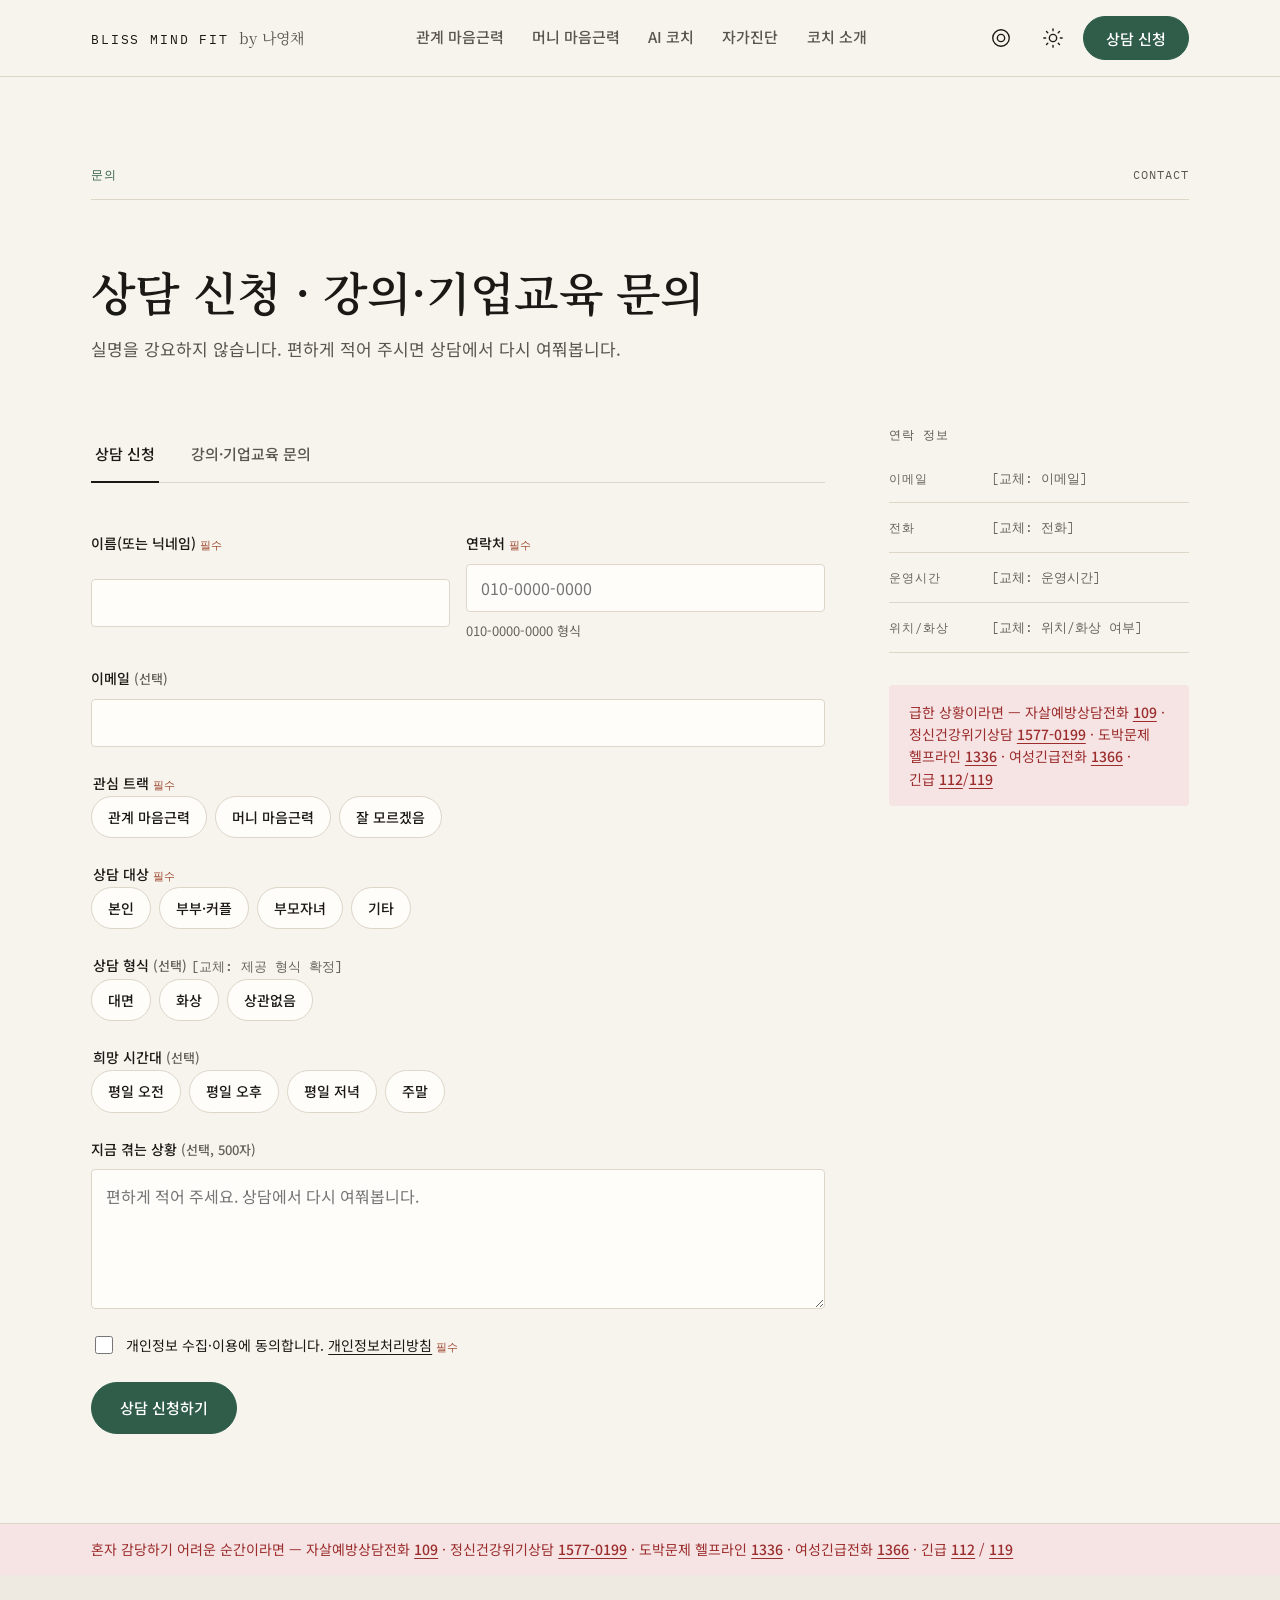
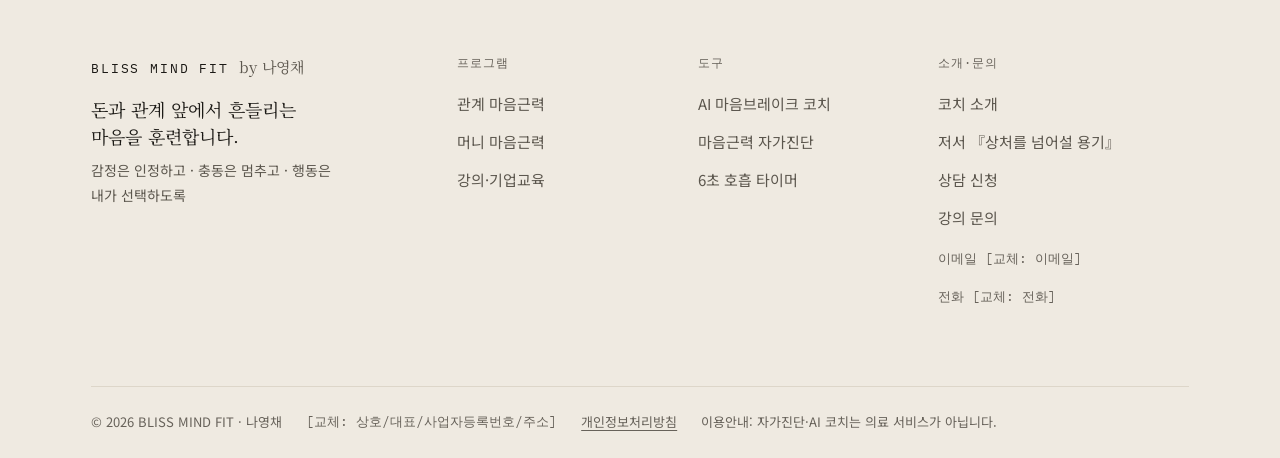
<file: site/contact.html>
<!DOCTYPE html>
<html lang="ko" class="no-js">
<head>
<meta charset="utf-8">
<meta name="viewport" content="width=device-width, initial-scale=1">
<title>상담 신청 · 강의/기업교육 문의 | 나영채 · BLISS MIND FIT</title>
<meta name="description" content="부부·부모자녀 갈등, 투자·도박 충동 개인 상담 신청과 감정·충동조절 워크숍, 비폭력대화, 머니 마인드 기업·기관 강의 문의. 실명 없이 닉네임으로 신청할 수 있고, 자가진단 결과를 함께 보내면 상담 준비가 빨라집니다.">
<meta name="robots" content="index,follow,max-image-preview:large">
<meta name="author" content="나영채">

<link rel="canonical" href="https://huggingmind.kr/contact.html">
<!-- [교체: 검색엔진 사이트 인증 메타 — Google Search Console <meta name="google-site-verification" content="..."> / 네이버 서치어드바이저 <meta name="naver-site-verification" content="..."> — 등록 후 여기에 삽입] -->
<meta property="og:type" content="website">
<meta property="og:site_name" content="BLISS MIND FIT">
<meta property="og:locale" content="ko_KR">
<meta property="og:title" content="상담 신청 · 강의·기업교육 문의 — 나영채 · BLISS MIND FIT">
<meta property="og:description" content="부부·부모자녀 갈등, 투자·도박 충동 개인 상담 신청과 감정·충동조절 워크숍, 비폭력대화, 머니 마인드 기업·기관 강의 문의. 실명 없이 닉네임으로 신청할 수 있고, 자가진단 결과를 함께 보내면 상담 준비가 빨라집니다.">
<meta property="og:image" content="https://huggingmind.kr/assets/img/og-image.png">
<meta property="og:image:width" content="1200">
<meta property="og:image:height" content="630">
<meta property="og:image:type" content="image/png">
<meta property="og:image:alt" content="돈과 관계 앞에서 흔들리는 마음을 훈련합니다 — BLISS MIND FIT, 나영채 감정·충동조절 마음근력 코치">
<meta property="og:url" content="https://huggingmind.kr/contact.html">
<meta name="twitter:card" content="summary_large_image">
<meta name="twitter:title" content="상담 신청 · 강의·기업교육 문의 — 나영채 · BLISS MIND FIT">
<meta name="twitter:description" content="부부·부모자녀 갈등, 투자·도박 충동 개인 상담 신청과 감정·충동조절 워크숍, 비폭력대화, 머니 마인드 기업·기관 강의 문의. 실명 없이 닉네임으로 신청할 수 있고, 자가진단 결과를 함께 보내면 상담 준비가 빨라집니다.">
<meta name="twitter:image" content="https://huggingmind.kr/assets/img/og-image.png">
<meta name="twitter:image:alt" content="돈과 관계 앞에서 흔들리는 마음을 훈련합니다 — BLISS MIND FIT, 나영채 감정·충동조절 마음근력 코치">
<link rel="icon" href="assets/img/favicon.svg" type="image/svg+xml">
<link rel="icon" href="assets/img/favicon-192.png" type="image/png" sizes="192x192">
<link rel="icon" href="assets/img/favicon-512.png" type="image/png" sizes="512x512">
<link rel="apple-touch-icon" href="assets/img/favicon-192.png" sizes="192x192">
<meta name="theme-color" content="#F7F4EE" media="(prefers-color-scheme: light)">
<meta name="theme-color" content="#15130F" media="(prefers-color-scheme: dark)">
<script>document.documentElement.classList.replace('no-js','js');(function(){try{var t=localStorage.getItem('hm-theme');if(t==='dark'||t==='light'){document.documentElement.setAttribute('data-theme',t);}}catch(e){}})();</script>
<link rel="preconnect" href="https://fonts.googleapis.com">
<link rel="preconnect" href="https://fonts.gstatic.com" crossorigin>
<!-- R2 Q-19: 폰트 CSS 비차단 로드(preload→stylesheet), Mono 500 제거. Serif 600 은 h2/h3 등에서 사용 중이라 유지 -->
<link rel="preload" as="style" href="https://fonts.googleapis.com/css2?family=Noto+Serif+KR:wght@600;700&family=Noto+Sans+KR:wght@400;500;700&family=IBM+Plex+Mono:wght@400&display=swap" onload="this.onload=null;this.rel='stylesheet'">
<noscript><link rel="stylesheet" href="https://fonts.googleapis.com/css2?family=Noto+Serif+KR:wght@600;700&family=Noto+Sans+KR:wght@400;500;700&family=IBM+Plex+Mono:wght@400&display=swap"></noscript>
<link rel="stylesheet" href="assets/css/tokens.css">
<link rel="stylesheet" href="assets/css/base.css">
<link rel="stylesheet" href="assets/css/components.css">
<link rel="stylesheet" href="assets/css/pages.css">
<script type="application/ld+json">{"@context":"https://schema.org","@graph":[{"@type":"Organization","@id":"https://huggingmind.kr/#org","name":"BLISS MIND FIT","url":"https://huggingmind.kr/","logo":{"@type":"ImageObject","url":"https://huggingmind.kr/assets/img/favicon-512.png","width":512,"height":512},"image":"https://huggingmind.kr/assets/img/og-image.png","slogan":"돈과 관계 앞에서 흔들리는 마음을 훈련합니다.","description":"감정·충동조절 마음근력 코칭 브랜드. RELATION FIT 관계 마음근력(부부·부모자녀의 분노, 상처, 갈등, 소통)과 MONEY FIT 머니 마음근력(주식·코인·도박의 충동, 복구행동, 손실 후 감정조절)에 같은 핵심기술 '마음브레이크'를 적용합니다.","founder":{"@id":"https://huggingmind.kr/#person"},"areaServed":"KR"},{"@type":"Person","@id":"https://huggingmind.kr/#person","name":"나영채","jobTitle":"감정·충동조절 마음근력 코치","url":"https://huggingmind.kr/about.html","worksFor":{"@id":"https://huggingmind.kr/#org"},"description":"보호관찰 현장에서 다양한 문제행동 대상자를 교육한 경험과 EFT 기반 감정조절 상담·교육 경험을 바탕으로, 분노·충동을 이해에서 끝내지 않고 실제 행동 선택으로 연결하는 코치. 『상처를 넘어설 용기』 저자.","knowsAbout":["감정조절","충동조절","분노조절","EFT(감정자유기법)","비폭력대화","관계 마음근력(부부·부모자녀 갈등)","머니 마음근력(투자·도박 충동, 손실 후 감정조절)","마음브레이크(STOP·FEEL·CALM·CHOOSE)"]},{"@type":"WebSite","@id":"https://huggingmind.kr/#website","url":"https://huggingmind.kr/","name":"BLISS MIND FIT","alternateName":"나영채 감정·충동조절 마음근력 코치","publisher":{"@id":"https://huggingmind.kr/#org"},"inLanguage":"ko"},{"@type":"ContactPage","@id":"https://huggingmind.kr/contact.html","url":"https://huggingmind.kr/contact.html","name":"상담 신청 · 강의/기업교육 문의 | 나영채 · BLISS MIND FIT","description":"부부·부모자녀 갈등, 투자·도박 충동 개인 상담 신청과 감정·충동조절 워크숍, 비폭력대화, 머니 마인드 기업·기관 강의 문의. 실명 없이 닉네임으로 신청할 수 있고, 자가진단 결과를 함께 보내면 상담 준비가 빨라집니다.","isPartOf":{"@id":"https://huggingmind.kr/#website"},"about":{"@id":"https://huggingmind.kr/#org"},"inLanguage":"ko","datePublished":"2026-09-11","dateModified":"2026-09-11","primaryImageOfPage":{"@type":"ImageObject","url":"https://huggingmind.kr/assets/img/og-image.png","width":1200,"height":630},"breadcrumb":{"@id":"https://huggingmind.kr/contact.html#breadcrumb"}},{"@type":"BreadcrumbList","@id":"https://huggingmind.kr/contact.html#breadcrumb","itemListElement":[{"@type":"ListItem","position":1,"name":"홈","item":"https://huggingmind.kr/"},{"@type":"ListItem","position":2,"name":"문의","item":"https://huggingmind.kr/contact.html"}]}]}</script>
</head>
<body>
<a class="skip-link" href="#main">본문으로 건너뛰기</a>
<header class="site-header" id="site-header">
  <div class="container site-header__inner">
    <a class="wordmark" href="index.html" aria-label="BLISS MIND FIT 홈으로"><span class="wordmark__brand">BLISS MIND FIT</span><span class="wordmark__by">by 나영채</span></a>
    <nav class="site-nav" aria-label="주요 메뉴">
      <a href="relation.html">관계 마음근력</a>
      <a href="money.html">머니 마음근력</a>
      <a href="ai-coach.html">AI 코치</a>
      <a href="checkup.html">자가진단</a>
      <a href="about.html">코치 소개</a>
    </nav>
    <div class="site-header__utils">
      <button class="icon-btn" type="button" data-breath-open="5" aria-label="6초 호흡 타이머 열기" title="6초 호흡"><svg class="icon" viewBox="0 0 24 24" aria-hidden="true"><circle cx="12" cy="12" r="9"/><circle cx="12" cy="12" r="4"/></svg></button>
      <button class="icon-btn theme-toggle" type="button" aria-pressed="false" aria-label="다크 모드로 전환"><svg class="icon icon-sun" viewBox="0 0 24 24" aria-hidden="true"><circle cx="12" cy="12" r="4"/><path d="M12 2v2M12 20v2M2 12h2M20 12h2M4.9 4.9l1.4 1.4M17.7 17.7l1.4 1.4M4.9 19.1l1.4-1.4M17.7 6.3l1.4-1.4"/></svg><svg class="icon icon-moon" viewBox="0 0 24 24" aria-hidden="true"><path d="M20 14.5A8 8 0 0 1 9.5 4a8 8 0 1 0 10.5 10.5z"/></svg></button>
      <a class="btn btn--primary" href="contact.html#counsel">상담 신청</a>
      <button class="icon-btn nav-toggle" type="button" aria-expanded="false" aria-controls="nav-overlay" aria-label="메뉴 열기"><svg class="icon" viewBox="0 0 24 24" aria-hidden="true"><path d="M4 7h16M4 12h16M4 17h16"/></svg></button>
    </div>
  </div>
</header>
<div class="nav-overlay" id="nav-overlay" role="dialog" aria-modal="true" aria-label="메뉴" hidden>
  <div class="nav-overlay__top">
    <span class="wordmark"><span class="wordmark__brand">BLISS MIND FIT</span></span>
    <button class="icon-btn nav-overlay__close" type="button" aria-label="메뉴 닫기"><svg class="icon" viewBox="0 0 24 24" aria-hidden="true"><path d="M6 6l12 12M18 6L6 18"/></svg></button>
  </div>
  <nav class="nav-overlay__list" aria-label="모바일 메뉴">
    <a href="relation.html">관계 마음근력<span class="mono">01</span></a>
    <a href="money.html">머니 마음근력<span class="mono">02</span></a>
    <a href="ai-coach.html">AI 코치<span class="mono">03</span></a>
    <a href="checkup.html">자가진단<span class="mono">04</span></a>
    <a href="about.html">코치 소개<span class="mono">05</span></a>
  </nav>
  <div class="nav-overlay__actions">
    <a class="btn btn--primary" href="contact.html#counsel">상담 신청</a>
    <a class="btn btn--secondary" href="contact.html#lecture">강의·기업교육 문의</a>
  </div>
  <div class="nav-overlay__utils">
    <button class="btn btn--secondary btn--small" type="button" data-breath-open="5"><svg class="icon" viewBox="0 0 24 24" aria-hidden="true"><circle cx="12" cy="12" r="9"/><circle cx="12" cy="12" r="4"/></svg> 6초 호흡</button>
    <button class="icon-btn theme-toggle" type="button" aria-pressed="false" aria-label="다크 모드로 전환"><svg class="icon icon-sun" viewBox="0 0 24 24" aria-hidden="true"><circle cx="12" cy="12" r="4"/><path d="M12 2v2M12 20v2M2 12h2M20 12h2M4.9 4.9l1.4 1.4M17.7 17.7l1.4 1.4M4.9 19.1l1.4-1.4M17.7 6.3l1.4-1.4"/></svg><svg class="icon icon-moon" viewBox="0 0 24 24" aria-hidden="true"><path d="M20 14.5A8 8 0 0 1 9.5 4a8 8 0 1 0 10.5 10.5z"/></svg></button>
  </div>
</div>
<main id="main" tabindex="-1">
<section class="section section--tight" aria-labelledby="page-title">
  <div class="container">
    <div class="section-head"><span class="eyebrow eyebrow--accent">문의</span><span class="eyebrow">Contact</span></div>
    <h1 id="page-title" class="t-h1">상담 신청 · 강의·기업교육 문의</h1>
    <p class="lead section-lead">실명을 강요하지 않습니다. 편하게 적어 주시면 상담에서 다시 여쭤봅니다.</p>
    <div class="contact-layout mt-6">
      <div>
        <div class="tabs" role="tablist" aria-label="문의 유형" data-tabs>
          <button role="tab" id="tab-counsel" aria-selected="true" aria-controls="counsel">상담 신청</button>
          <button role="tab" id="tab-lecture" aria-selected="false" aria-controls="lecture" tabindex="-1">강의·기업교육 문의</button>
        </div>

        <div id="counsel" role="tabpanel" aria-labelledby="tab-counsel" class="mt-5">
          <!-- [교체: 엔드포인트] Formspree/Netlify Forms 등 URL을 data-endpoint 에 넣으면 JSON POST. 비어 있으면 data-mailto 로 mailto 폴백, 그것도 비어 있으면 안내 메시지. -->
          <form class="form" data-form data-endpoint="" data-mailto="" data-subject="[상담 신청] BLISS MIND FIT" data-success="신청이 접수되었습니다. [교체: 회신 소요 시간] 안에 연락드립니다. 급한 상황이라면 아래 위기 연락처를 이용해 주세요." novalidate>
            <div class="form__row form__row--2">
              <div class="form__row"><label for="c-name">이름(또는 닉네임)<span class="req">필수</span></label><input id="c-name" name="name" type="text" autocomplete="nickname" data-required></div>
              <div class="form__row"><label for="c-tel">연락처<span class="req">필수</span></label><input id="c-tel" name="tel" type="tel" inputmode="tel" placeholder="010-0000-0000" autocomplete="tel" data-required><p class="hint">010-0000-0000 형식</p></div>
            </div>
            <div class="form__row"><label for="c-email">이메일 <span class="hint">(선택)</span></label><input id="c-email" name="email" type="email" autocomplete="email"></div>
            <fieldset data-required><legend>관심 트랙<span class="req">필수</span></legend><div class="options">
              <label class="opt"><input type="radio" name="track" value="관계 마음근력"><span>관계 마음근력</span></label>
              <label class="opt"><input type="radio" name="track" value="머니 마음근력"><span>머니 마음근력</span></label>
              <label class="opt"><input type="radio" name="track" value="잘 모르겠음"><span>잘 모르겠음</span></label>
            </div></fieldset>
            <fieldset data-required><legend>상담 대상<span class="req">필수</span></legend><div class="options">
              <label class="opt"><input type="radio" name="target" value="본인"><span>본인</span></label>
              <label class="opt"><input type="radio" name="target" value="부부·커플"><span>부부·커플</span></label>
              <label class="opt"><input type="radio" name="target" value="부모자녀"><span>부모자녀</span></label>
              <label class="opt"><input type="radio" name="target" value="기타"><span>기타</span></label>
            </div></fieldset>
            <fieldset><legend>상담 형식 <span class="hint">(선택) <span class="replace">[교체: 제공 형식 확정]</span></span></legend><div class="options">
              <label class="opt"><input type="radio" name="format" value="대면"><span>대면</span></label>
              <label class="opt"><input type="radio" name="format" value="화상"><span>화상</span></label>
              <label class="opt"><input type="radio" name="format" value="상관없음"><span>상관없음</span></label>
            </div></fieldset>
            <fieldset><legend>희망 시간대 <span class="hint">(선택)</span></legend><div class="options">
              <label class="opt"><input type="checkbox" name="time" value="평일 오전"><span>평일 오전</span></label>
              <label class="opt"><input type="checkbox" name="time" value="평일 오후"><span>평일 오후</span></label>
              <label class="opt"><input type="checkbox" name="time" value="평일 저녁"><span>평일 저녁</span></label>
              <label class="opt"><input type="checkbox" name="time" value="주말"><span>주말</span></label>
            </div></fieldset>
            <div class="form__row" hidden><label for="counsel-result">자가진단 결과 <span class="hint">(자동 입력 · 지워도 됩니다)</span></label><input id="counsel-result" name="checkup" type="text" inputmode="text" pattern="[RM]-\d{1,2}"></div>
            <div class="form__row"><label for="c-msg">지금 겪는 상황 <span class="hint">(선택, 500자)</span></label><textarea id="c-msg" name="message" maxlength="500" placeholder="편하게 적어 주세요. 상담에서 다시 여쭤봅니다."></textarea></div>
            <div class="form__row"><label class="check"><input type="checkbox" name="consent" value="동의" data-required><span>개인정보 수집·이용에 동의합니다. <a class="text-link" href="privacy.html" target="_blank" rel="noopener">개인정보처리방침</a><span class="req">필수</span></span></label></div>
            <div class="hp" aria-hidden="true"><label for="c-website">웹사이트</label><input id="c-website" name="website" type="text" tabindex="-1" autocomplete="off"></div>
            <div><button class="btn btn--primary" type="submit">상담 신청하기</button></div>
          </form>
        </div>

        <div id="lecture" role="tabpanel" aria-labelledby="tab-lecture" class="mt-5" hidden>
          <form class="form" data-form data-endpoint="" data-mailto="" data-subject="[강의·기업교육 문의] BLISS MIND FIT" data-success="문의가 접수되었습니다. 강의 소개서와 함께 [교체: 회신 소요 시간] 안에 회신드립니다." novalidate>
            <div class="form__row form__row--2">
              <div class="form__row"><label for="l-name">담당자 이름<span class="req">필수</span></label><input id="l-name" name="name" type="text" autocomplete="name" data-required></div>
              <div class="form__row"><label for="l-org">기관/기업명<span class="req">필수</span></label><input id="l-org" name="org" type="text" autocomplete="organization" data-required></div>
            </div>
            <div class="form__row form__row--2">
              <div class="form__row"><label for="l-role">직책/부서 <span class="hint">(선택)</span></label><input id="l-role" name="role" type="text" autocomplete="organization-title"></div>
              <div class="form__row"><label for="l-tel">연락처<span class="req">필수</span></label><input id="l-tel" name="tel" type="tel" inputmode="tel" placeholder="010-0000-0000" autocomplete="tel" data-required></div>
            </div>
            <div class="form__row"><label for="l-email">이메일<span class="req">필수</span> <span class="hint">견적·자료 회신용</span></label><input id="l-email" name="email" type="email" autocomplete="email" data-required></div>
            <fieldset data-required><legend>교육 유형<span class="req">필수</span></legend><div class="options">
              <label class="opt"><input type="checkbox" name="type" value="감정·충동조절 워크숍"><span>감정·충동조절 워크숍</span></label>
              <label class="opt"><input type="checkbox" name="type" value="관계 소통(비폭력대화)"><span>관계 소통(비폭력대화)</span></label>
              <label class="opt"><input type="checkbox" name="type" value="머니 마인드(투자 충동)"><span>머니 마인드(투자 충동)</span></label>
              <label class="opt"><input type="checkbox" name="type" value="저서 기반 강연"><span>저서 기반 강연</span></label>
              <label class="opt"><input type="checkbox" name="type" value="기타"><span>기타</span></label>
            </div></fieldset>
            <div class="form__row form__row--2">
              <div class="form__row"><label for="l-aud">대상<span class="req">필수</span></label><select id="l-aud" name="audience" data-required><option value="">선택</option><option>임직원</option><option>관리자</option><option>상담·교육 종사자</option><option>학부모·가족</option><option>보호관찰·교정 관련</option><option>기타</option></select></div>
              <div class="form__row"><label for="l-size">예상 인원 <span class="hint">(선택)</span></label><select id="l-size" name="size"><option value="">선택</option><option>~20</option><option>21~50</option><option>51~100</option><option>100+</option></select></div>
            </div>
            <div class="form__row form__row--2">
              <div class="form__row"><label for="l-date">희망 일정 <span class="hint">(선택)</span></label><input id="l-date" name="date" type="date"></div>
              <div class="form__row"><label for="l-date-text">또는 "미정"</label><input id="l-date-text" name="date_text" type="text" placeholder="미정"></div>
            </div>
            <fieldset><legend>진행 형식 <span class="hint">(선택)</span></legend><div class="options">
              <label class="opt"><input type="radio" name="format" value="대면"><span>대면</span></label>
              <label class="opt"><input type="radio" name="format" value="온라인"><span>온라인</span></label>
              <label class="opt"><input type="radio" name="format" value="혼합"><span>혼합</span></label>
            </div></fieldset>
            <div class="form__row"><label for="l-budget">예산 범위 <span class="hint">(선택)</span></label><select id="l-budget" name="budget"><option value="">선택</option><option>미정</option><option>[교체: 구간]</option></select></div>
            <div class="form__row"><label for="l-msg">요청 사항 <span class="hint">(선택, 800자)</span></label><textarea id="l-msg" name="message" maxlength="800"></textarea></div>
            <div class="form__row"><label class="check"><input type="checkbox" name="brochure" value="강의 소개서 요청"><span>강의 소개서 요청 <span class="replace">[교체: 소개서 PDF]</span></span></label></div>
            <div class="form__row"><label class="check"><input type="checkbox" name="consent" value="동의" data-required><span>개인정보 수집·이용에 동의합니다. <a class="text-link" href="privacy.html" target="_blank" rel="noopener">개인정보처리방침</a><span class="req">필수</span></span></label></div>
            <div class="hp" aria-hidden="true"><label for="l-website">웹사이트</label><input id="l-website" name="website" type="text" tabindex="-1" autocomplete="off"></div>
            <div><button class="btn btn--primary" type="submit">문의 보내기</button></div>
          </form>
        </div>
      </div>

      <aside class="stack-lg">
        <div>
          <p class="eyebrow">연락 정보</p>
          <dl class="contact-info mt-3">
            <div><dt>이메일</dt><dd class="replace">[교체: 이메일]</dd></div>
            <div><dt>전화</dt><dd class="replace">[교체: 전화]</dd></div>
            <div><dt>운영시간</dt><dd class="replace">[교체: 운영시간]</dd></div>
            <div><dt>위치/화상</dt><dd class="replace">[교체: 위치/화상 여부]</dd></div>
          </dl>
        </div>
        <p class="crisis-note">급한 상황이라면 — 자살예방상담전화 <a href="tel:109">109</a> · 정신건강위기상담 <a href="tel:1577-0199">1577-0199</a> · 도박문제 헬프라인 <a href="tel:1336">1336</a> · 여성긴급전화 <a href="tel:1366">1366</a> · 긴급 <a href="tel:112">112</a>/<a href="tel:119">119</a></p>
      </aside>
    </div>
  </div>
</section>
</main>
<footer class="site-footer">
  <div class="crisis-bar">
    <div class="container"><p>혼자 감당하기 어려운 순간이라면 — 자살예방상담전화 <a href="tel:109">109</a> · 정신건강위기상담 <a href="tel:1577-0199">1577-0199</a> · 도박문제 헬프라인 <a href="tel:1336">1336</a> · 여성긴급전화 <a href="tel:1366">1366</a> · 긴급 <a href="tel:112">112</a> / <a href="tel:119">119</a></p></div>
  </div>
  <div class="container">
    <div class="site-footer__grid">
      <div>
        <span class="wordmark"><span class="wordmark__brand">BLISS MIND FIT</span><span class="wordmark__by">by 나영채</span></span>
        <p class="site-footer__slogan">돈과 관계 앞에서 흔들리는 마음을 훈련합니다.</p>
        <p class="site-footer__sub">감정은 인정하고 · 충동은 멈추고 · 행동은 내가 선택하도록</p>
      </div>
      <div>
        <p class="site-footer__heading">프로그램</p>
        <ul><li><a href="relation.html">관계 마음근력</a></li><li><a href="money.html">머니 마음근력</a></li><li><a href="contact.html#lecture">강의·기업교육</a></li></ul>
      </div>
      <div>
        <p class="site-footer__heading">도구</p>
        <ul><li><a href="ai-coach.html">AI 마음브레이크 코치</a></li><li><a href="checkup.html">마음근력 자가진단</a></li><li><a href="#" data-breath-open="5">6초 호흡 타이머</a></li></ul>
      </div>
      <div>
        <p class="site-footer__heading">소개·문의</p>
        <ul><li><a href="about.html">코치 소개</a></li><li><a href="about.html#book">저서 『상처를 넘어설 용기』</a></li><li><a href="contact.html#counsel">상담 신청</a></li><li><a href="contact.html#lecture">강의 문의</a></li><li><span class="replace">이메일 [교체: 이메일]</span></li><li><span class="replace">전화 [교체: 전화]</span></li></ul>
      </div>
    </div>
    <div class="site-footer__bottom">
      <span>© 2026 BLISS MIND FIT · 나영채</span>
      <span class="replace">[교체: 상호/대표/사업자등록번호/주소]</span>
      <a href="privacy.html">개인정보처리방침</a>
      <span>이용안내: 자가진단·AI 코치는 의료 서비스가 아닙니다.</span>
    </div>
  </div>
</footer>
<script src="assets/js/theme.js"></script>
<script src="assets/js/nav.js"></script>
<script src="assets/js/reveal.js"></script>
<script src="assets/js/breath.js"></script>
<script src="assets/js/forms.js"></script>
</body>
</html>
</file>
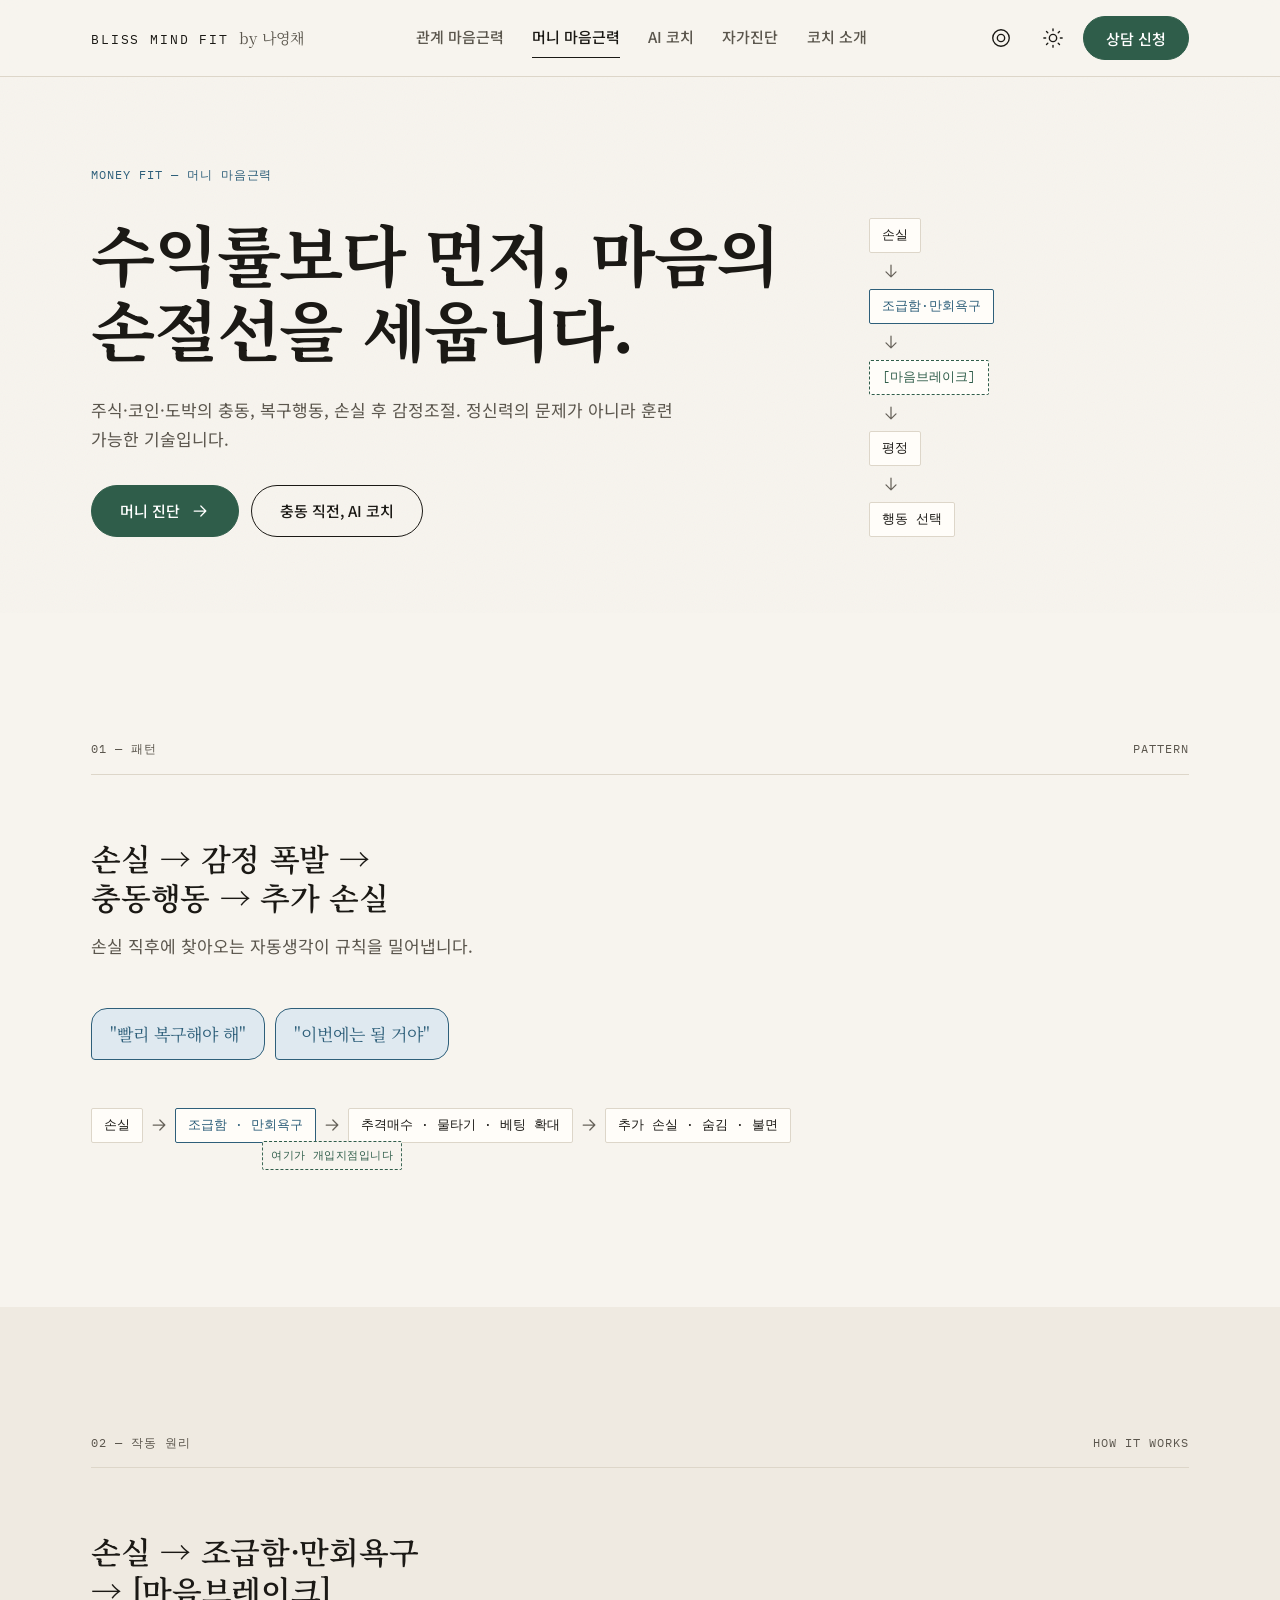
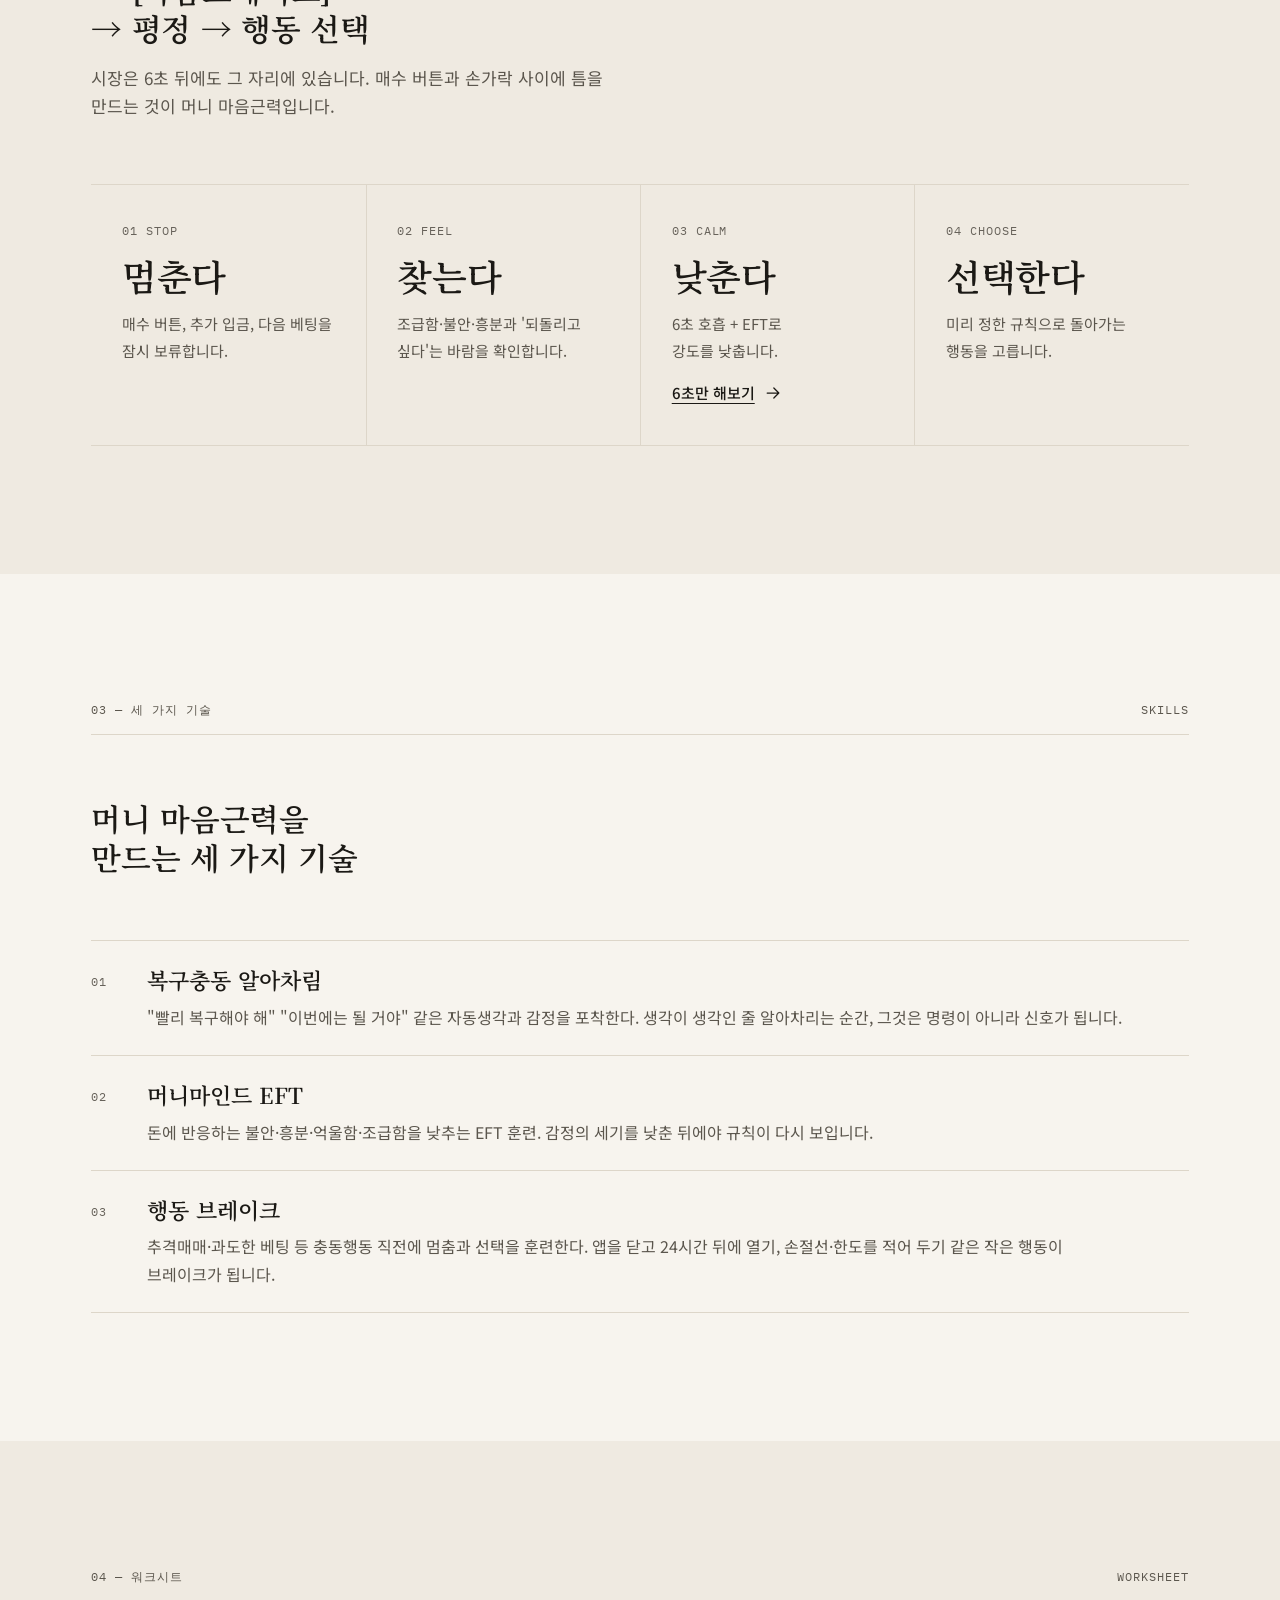
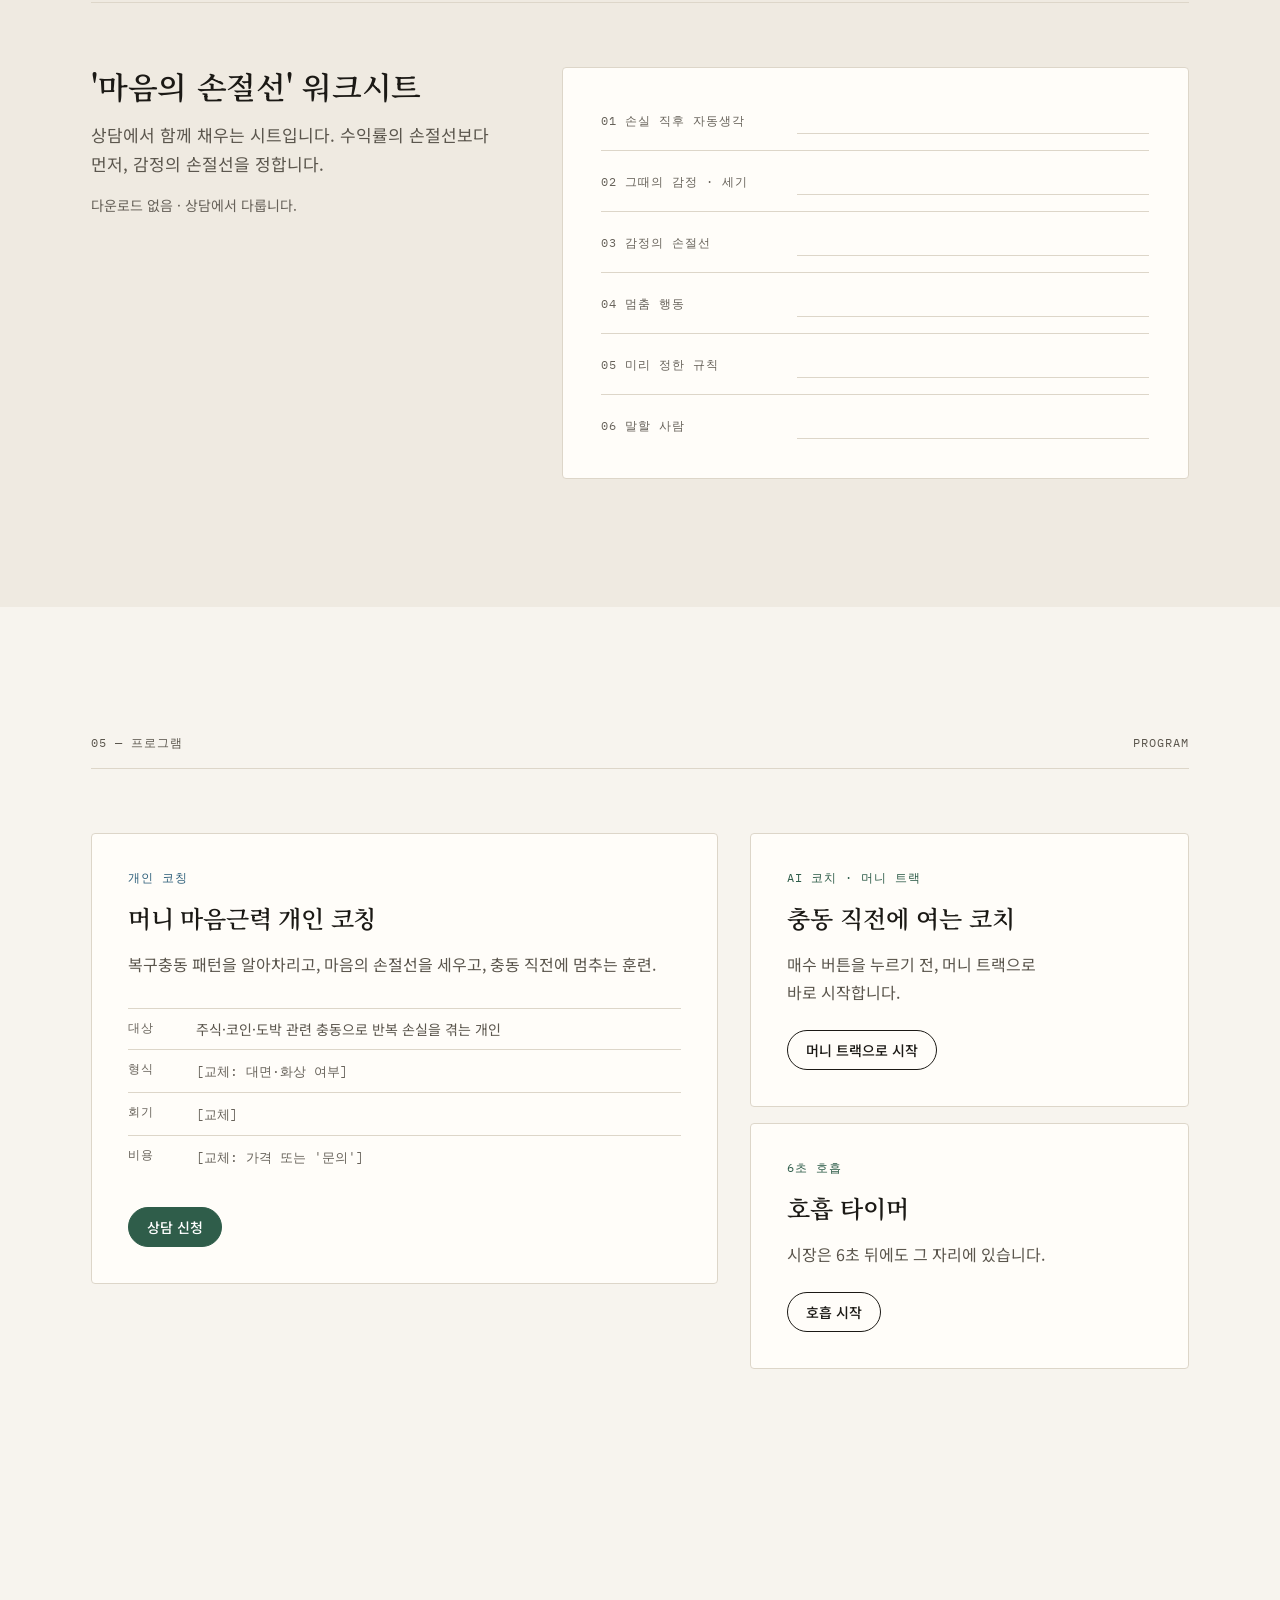
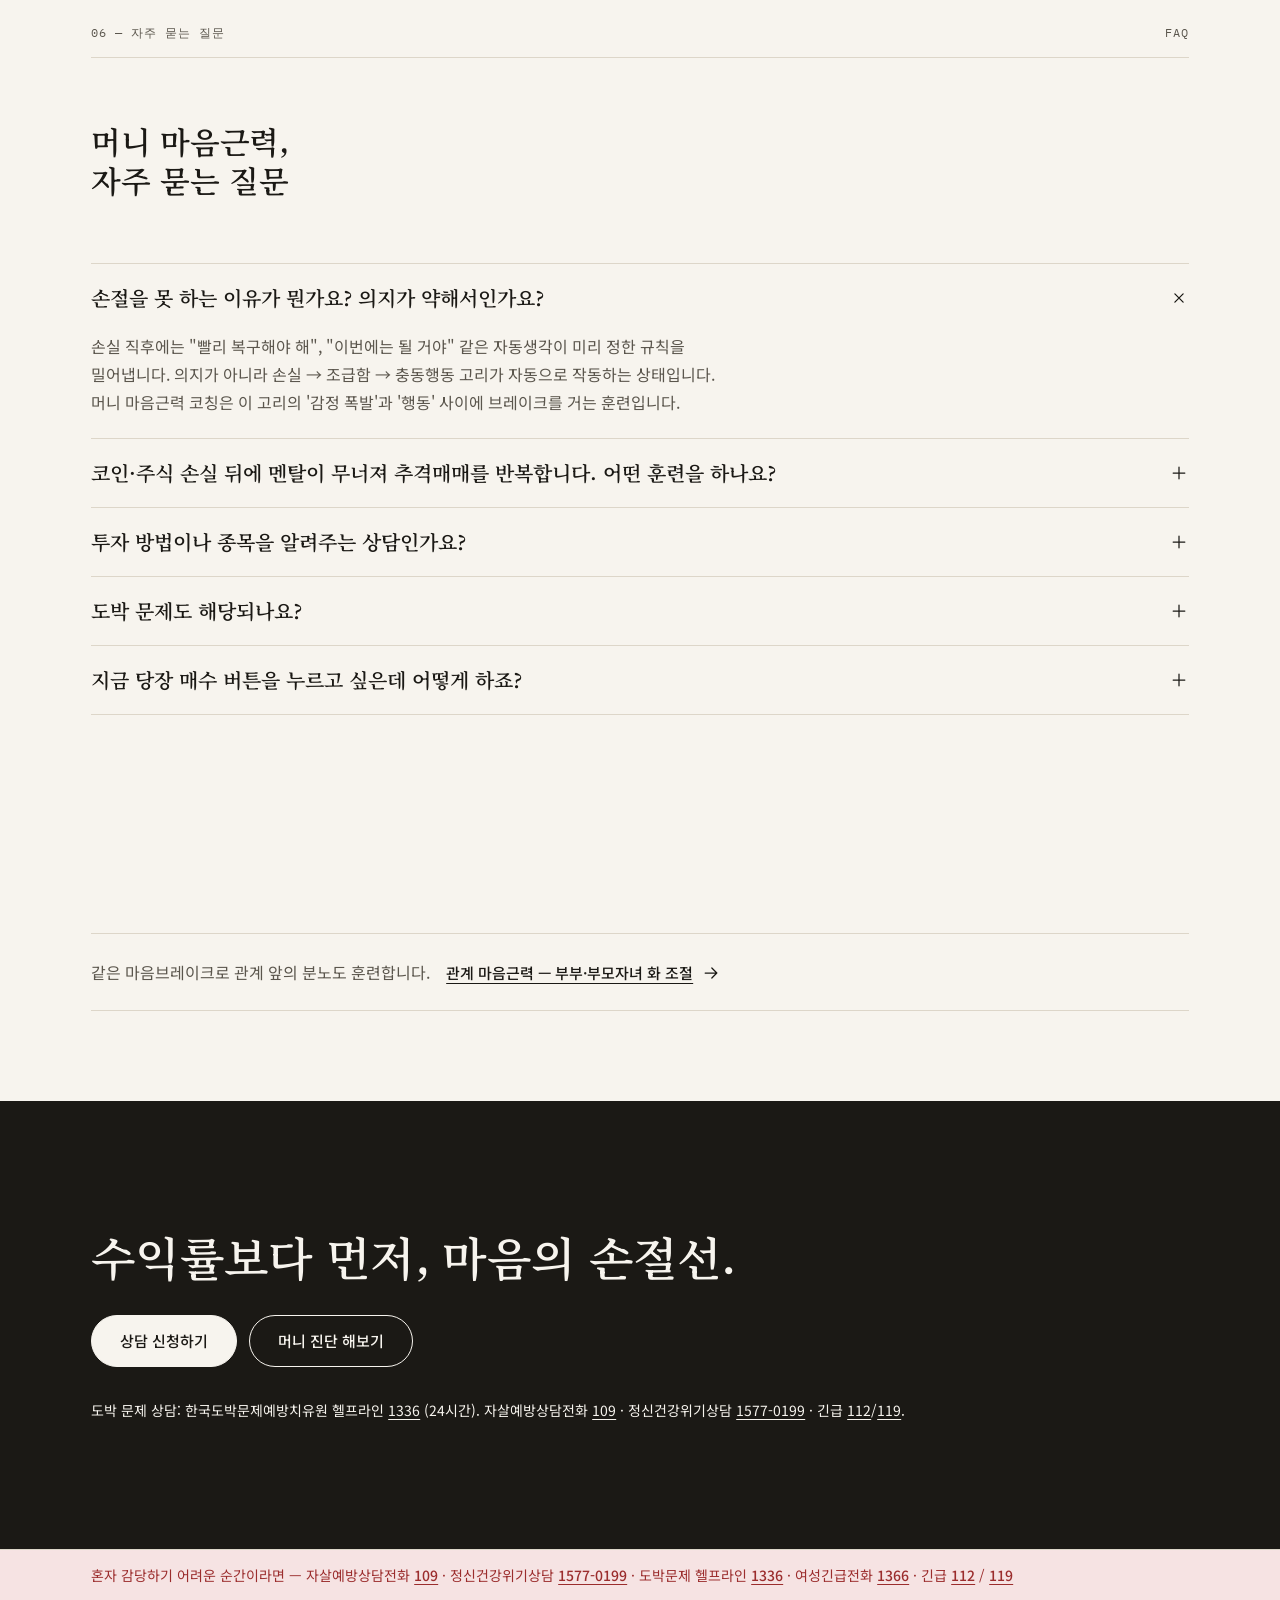
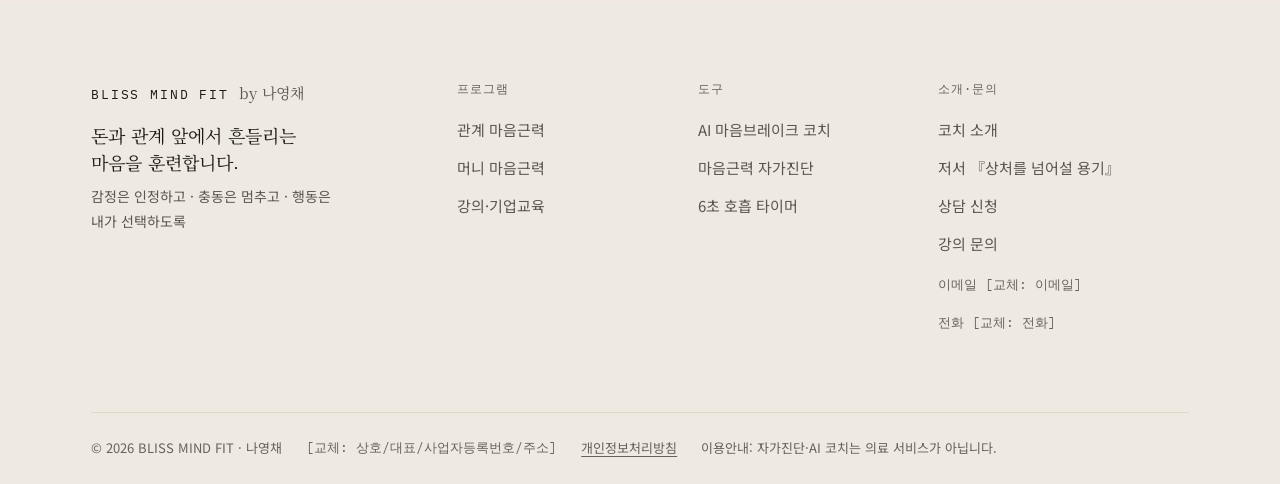
<file: site/money.html>
<!DOCTYPE html>
<html lang="ko" class="no-js">
<head>
<meta charset="utf-8">
<meta name="viewport" content="width=device-width, initial-scale=1">
<title>주식·코인 손실 멘탈, 추격매매 멈추는 코칭 · 머니 마음근력 | 나영채 · BLISS MIND FIT</title>
<meta name="description" content="손절 못하는 이유, 코인·주식 손실 후 무너지는 멘탈, 추격매매·물타기 충동 — 정신력이 아니라 훈련 가능한 기술입니다. 복구충동 알아차림·머니마인드 EFT·행동 브레이크로 수익률보다 먼저 마음의 손절선을 세우는 머니 마음근력 코칭.">
<meta name="robots" content="index,follow,max-image-preview:large">
<meta name="author" content="나영채">

<link rel="canonical" href="https://huggingmind.kr/money.html">
<!-- [교체: 검색엔진 사이트 인증 메타 — Google Search Console <meta name="google-site-verification" content="..."> / 네이버 서치어드바이저 <meta name="naver-site-verification" content="..."> — 등록 후 여기에 삽입] -->
<meta property="og:type" content="website">
<meta property="og:site_name" content="BLISS MIND FIT">
<meta property="og:locale" content="ko_KR">
<meta property="og:title" content="수익률보다 먼저, 마음의 손절선을 세웁니다 — 머니 마음근력 MONEY FIT">
<meta property="og:description" content="손절 못하는 이유, 코인·주식 손실 후 무너지는 멘탈, 추격매매·물타기 충동 — 정신력이 아니라 훈련 가능한 기술입니다. 복구충동 알아차림·머니마인드 EFT·행동 브레이크로 수익률보다 먼저 마음의 손절선을 세우는 머니 마음근력 코칭.">
<meta property="og:image" content="https://huggingmind.kr/assets/img/og-image.png">
<meta property="og:image:width" content="1200">
<meta property="og:image:height" content="630">
<meta property="og:image:type" content="image/png">
<meta property="og:image:alt" content="돈과 관계 앞에서 흔들리는 마음을 훈련합니다 — BLISS MIND FIT, 나영채 감정·충동조절 마음근력 코치">
<meta property="og:url" content="https://huggingmind.kr/money.html">
<meta name="twitter:card" content="summary_large_image">
<meta name="twitter:title" content="수익률보다 먼저, 마음의 손절선을 세웁니다 — 머니 마음근력 MONEY FIT">
<meta name="twitter:description" content="손절 못하는 이유, 코인·주식 손실 후 무너지는 멘탈, 추격매매·물타기 충동 — 정신력이 아니라 훈련 가능한 기술입니다. 복구충동 알아차림·머니마인드 EFT·행동 브레이크로 수익률보다 먼저 마음의 손절선을 세우는 머니 마음근력 코칭.">
<meta name="twitter:image" content="https://huggingmind.kr/assets/img/og-image.png">
<meta name="twitter:image:alt" content="돈과 관계 앞에서 흔들리는 마음을 훈련합니다 — BLISS MIND FIT, 나영채 감정·충동조절 마음근력 코치">
<link rel="icon" href="assets/img/favicon.svg" type="image/svg+xml">
<link rel="icon" href="assets/img/favicon-192.png" type="image/png" sizes="192x192">
<link rel="icon" href="assets/img/favicon-512.png" type="image/png" sizes="512x512">
<link rel="apple-touch-icon" href="assets/img/favicon-192.png" sizes="192x192">
<meta name="theme-color" content="#F7F4EE" media="(prefers-color-scheme: light)">
<meta name="theme-color" content="#15130F" media="(prefers-color-scheme: dark)">
<script>document.documentElement.classList.replace('no-js','js');(function(){try{var t=localStorage.getItem('hm-theme');if(t==='dark'||t==='light'){document.documentElement.setAttribute('data-theme',t);}}catch(e){}})();</script>
<link rel="preconnect" href="https://fonts.googleapis.com">
<link rel="preconnect" href="https://fonts.gstatic.com" crossorigin>
<!-- R2 Q-19: 폰트 CSS 비차단 로드(preload→stylesheet), Mono 500 제거. Serif 600 은 h2/h3 등에서 사용 중이라 유지 -->
<link rel="preload" as="style" href="https://fonts.googleapis.com/css2?family=Noto+Serif+KR:wght@600;700&family=Noto+Sans+KR:wght@400;500;700&family=IBM+Plex+Mono:wght@400&display=swap" onload="this.onload=null;this.rel='stylesheet'">
<noscript><link rel="stylesheet" href="https://fonts.googleapis.com/css2?family=Noto+Serif+KR:wght@600;700&family=Noto+Sans+KR:wght@400;500;700&family=IBM+Plex+Mono:wght@400&display=swap"></noscript>
<link rel="stylesheet" href="assets/css/tokens.css">
<link rel="stylesheet" href="assets/css/base.css">
<link rel="stylesheet" href="assets/css/components.css">
<link rel="stylesheet" href="assets/css/pages.css">
<script type="application/ld+json">{"@context":"https://schema.org","@graph":[{"@type":"Organization","@id":"https://huggingmind.kr/#org","name":"BLISS MIND FIT","url":"https://huggingmind.kr/","logo":{"@type":"ImageObject","url":"https://huggingmind.kr/assets/img/favicon-512.png","width":512,"height":512},"image":"https://huggingmind.kr/assets/img/og-image.png","slogan":"돈과 관계 앞에서 흔들리는 마음을 훈련합니다.","description":"감정·충동조절 마음근력 코칭 브랜드. RELATION FIT 관계 마음근력(부부·부모자녀의 분노, 상처, 갈등, 소통)과 MONEY FIT 머니 마음근력(주식·코인·도박의 충동, 복구행동, 손실 후 감정조절)에 같은 핵심기술 '마음브레이크'를 적용합니다.","founder":{"@id":"https://huggingmind.kr/#person"},"areaServed":"KR"},{"@type":"Person","@id":"https://huggingmind.kr/#person","name":"나영채","jobTitle":"감정·충동조절 마음근력 코치","url":"https://huggingmind.kr/about.html","worksFor":{"@id":"https://huggingmind.kr/#org"},"description":"보호관찰 현장에서 다양한 문제행동 대상자를 교육한 경험과 EFT 기반 감정조절 상담·교육 경험을 바탕으로, 분노·충동을 이해에서 끝내지 않고 실제 행동 선택으로 연결하는 코치. 『상처를 넘어설 용기』 저자.","knowsAbout":["감정조절","충동조절","분노조절","EFT(감정자유기법)","비폭력대화","관계 마음근력(부부·부모자녀 갈등)","머니 마음근력(투자·도박 충동, 손실 후 감정조절)","마음브레이크(STOP·FEEL·CALM·CHOOSE)"]},{"@type":"WebSite","@id":"https://huggingmind.kr/#website","url":"https://huggingmind.kr/","name":"BLISS MIND FIT","alternateName":"나영채 감정·충동조절 마음근력 코치","publisher":{"@id":"https://huggingmind.kr/#org"},"inLanguage":"ko"},{"@type":"WebPage","@id":"https://huggingmind.kr/money.html","url":"https://huggingmind.kr/money.html","name":"주식·코인 손실 멘탈, 추격매매 멈추는 코칭 · 머니 마음근력 | 나영채 · BLISS MIND FIT","description":"손절 못하는 이유, 코인·주식 손실 후 무너지는 멘탈, 추격매매·물타기 충동 — 정신력이 아니라 훈련 가능한 기술입니다. 복구충동 알아차림·머니마인드 EFT·행동 브레이크로 수익률보다 먼저 마음의 손절선을 세우는 머니 마음근력 코칭.","isPartOf":{"@id":"https://huggingmind.kr/#website"},"about":{"@id":"https://huggingmind.kr/#org"},"inLanguage":"ko","datePublished":"2026-09-11","dateModified":"2026-09-11","primaryImageOfPage":{"@type":"ImageObject","url":"https://huggingmind.kr/assets/img/og-image.png","width":1200,"height":630},"breadcrumb":{"@id":"https://huggingmind.kr/money.html#breadcrumb"}},{"@type":"BreadcrumbList","@id":"https://huggingmind.kr/money.html#breadcrumb","itemListElement":[{"@type":"ListItem","position":1,"name":"홈","item":"https://huggingmind.kr/"},{"@type":"ListItem","position":2,"name":"머니 마음근력","item":"https://huggingmind.kr/money.html"}]},{"@type":"FAQPage","@id":"https://huggingmind.kr/money.html#faq","url":"https://huggingmind.kr/money.html#faq","inLanguage":"ko","isPartOf":{"@id":"https://huggingmind.kr/money.html"},"mainEntity":[{"@type":"Question","name":"손절을 못 하는 이유가 뭔가요? 의지가 약해서인가요?","acceptedAnswer":{"@type":"Answer","text":"손실 직후에는 \"빨리 복구해야 해\", \"이번에는 될 거야\" 같은 자동생각이 미리 정한 규칙을 밀어냅니다. 의지가 아니라 손실 → 조급함 → 충동행동 고리가 자동으로 작동하는 상태입니다. 머니 마음근력 코칭은 이 고리의 '감정 폭발'과 '행동' 사이에 브레이크를 거는 훈련입니다."}},{"@type":"Question","name":"코인·주식 손실 뒤에 멘탈이 무너져 추격매매를 반복합니다. 어떤 훈련을 하나요?","acceptedAnswer":{"@type":"Answer","text":"세 가지입니다. 복구충동 알아차림(자동생각을 명령이 아닌 신호로 보기), 머니마인드 EFT(돈에 반응하는 불안·흥분·조급함의 세기를 낮추기), 행동 브레이크(매수 버튼 직전에 멈추고 앱 닫기·손절선 적어 두기 같은 행동 고르기). 수익률보다 먼저 '마음의 손절선'을 세우는 것이 목표입니다."}},{"@type":"Question","name":"투자 방법이나 종목을 알려주는 상담인가요?","acceptedAnswer":{"@type":"Answer","text":"아닙니다. 투자 조언, 종목 추천, 수익 보장은 하지 않습니다. 다루는 것은 손실 앞에서 흔들리는 감정과 충동, 그리고 그 다음 행동입니다."}},{"@type":"Question","name":"도박 문제도 해당되나요?","acceptedAnswer":{"@type":"Answer","text":"주식·코인·도박의 충동과 복구행동은 같은 고리로 작동하기 때문에 같은 기술로 훈련합니다. 다만 이 코칭은 의료·치료 서비스가 아니므로, 도박으로 인한 어려움이 크다면 한국도박문제예방치유원 헬프라인 1336(24시간)과 함께 이용하시길 권합니다."}},{"@type":"Question","name":"지금 당장 매수 버튼을 누르고 싶은데 어떻게 하죠?","acceptedAnswer":{"@type":"Answer","text":"AI 마음브레이크 코치를 머니 트랙으로 열어 보세요. 매수·추가 입금·다음 베팅을 잠시 보류하고, 감정을 찾고, 6초 호흡으로 낮춘 뒤 행동을 고르는 4단계를 익명으로 안내합니다. 시장은 6초 뒤에도 그 자리에 있습니다."}}]}]}</script>
</head>
<body>
<a class="skip-link" href="#main">본문으로 건너뛰기</a>
<header class="site-header" id="site-header">
  <div class="container site-header__inner">
    <a class="wordmark" href="index.html" aria-label="BLISS MIND FIT 홈으로"><span class="wordmark__brand">BLISS MIND FIT</span><span class="wordmark__by">by 나영채</span></a>
    <nav class="site-nav" aria-label="주요 메뉴">
      <a href="relation.html">관계 마음근력</a>
      <a href="money.html" aria-current="page">머니 마음근력</a>
      <a href="ai-coach.html">AI 코치</a>
      <a href="checkup.html">자가진단</a>
      <a href="about.html">코치 소개</a>
    </nav>
    <div class="site-header__utils">
      <button class="icon-btn" type="button" data-breath-open="5" aria-label="6초 호흡 타이머 열기" title="6초 호흡"><svg class="icon" viewBox="0 0 24 24" aria-hidden="true"><circle cx="12" cy="12" r="9"/><circle cx="12" cy="12" r="4"/></svg></button>
      <button class="icon-btn theme-toggle" type="button" aria-pressed="false" aria-label="다크 모드로 전환"><svg class="icon icon-sun" viewBox="0 0 24 24" aria-hidden="true"><circle cx="12" cy="12" r="4"/><path d="M12 2v2M12 20v2M2 12h2M20 12h2M4.9 4.9l1.4 1.4M17.7 17.7l1.4 1.4M4.9 19.1l1.4-1.4M17.7 6.3l1.4-1.4"/></svg><svg class="icon icon-moon" viewBox="0 0 24 24" aria-hidden="true"><path d="M20 14.5A8 8 0 0 1 9.5 4a8 8 0 1 0 10.5 10.5z"/></svg></button>
      <a class="btn btn--primary" href="contact.html#counsel">상담 신청</a>
      <button class="icon-btn nav-toggle" type="button" aria-expanded="false" aria-controls="nav-overlay" aria-label="메뉴 열기"><svg class="icon" viewBox="0 0 24 24" aria-hidden="true"><path d="M4 7h16M4 12h16M4 17h16"/></svg></button>
    </div>
  </div>
</header>
<div class="nav-overlay" id="nav-overlay" role="dialog" aria-modal="true" aria-label="메뉴" hidden>
  <div class="nav-overlay__top">
    <span class="wordmark"><span class="wordmark__brand">BLISS MIND FIT</span></span>
    <button class="icon-btn nav-overlay__close" type="button" aria-label="메뉴 닫기"><svg class="icon" viewBox="0 0 24 24" aria-hidden="true"><path d="M6 6l12 12M18 6L6 18"/></svg></button>
  </div>
  <nav class="nav-overlay__list" aria-label="모바일 메뉴">
    <a href="relation.html">관계 마음근력<span class="mono">01</span></a>
    <a href="money.html" aria-current="page">머니 마음근력<span class="mono">02</span></a>
    <a href="ai-coach.html">AI 코치<span class="mono">03</span></a>
    <a href="checkup.html">자가진단<span class="mono">04</span></a>
    <a href="about.html">코치 소개<span class="mono">05</span></a>
  </nav>
  <div class="nav-overlay__actions">
    <a class="btn btn--primary" href="contact.html#counsel">상담 신청</a>
    <a class="btn btn--secondary" href="contact.html#lecture">강의·기업교육 문의</a>
  </div>
  <div class="nav-overlay__utils">
    <button class="btn btn--secondary btn--small" type="button" data-breath-open="5"><svg class="icon" viewBox="0 0 24 24" aria-hidden="true"><circle cx="12" cy="12" r="9"/><circle cx="12" cy="12" r="4"/></svg> 6초 호흡</button>
    <button class="icon-btn theme-toggle" type="button" aria-pressed="false" aria-label="다크 모드로 전환"><svg class="icon icon-sun" viewBox="0 0 24 24" aria-hidden="true"><circle cx="12" cy="12" r="4"/><path d="M12 2v2M12 20v2M2 12h2M20 12h2M4.9 4.9l1.4 1.4M17.7 17.7l1.4 1.4M4.9 19.1l1.4-1.4M17.7 6.3l1.4-1.4"/></svg><svg class="icon icon-moon" viewBox="0 0 24 24" aria-hidden="true"><path d="M20 14.5A8 8 0 0 1 9.5 4a8 8 0 1 0 10.5 10.5z"/></svg></button>
  </div>
</div>
<main id="main" tabindex="-1">
<section class="hero hero--page" aria-labelledby="page-title">
  <div class="container">
    <div class="hero__grid">
      <div class="hero__copy">
        <p class="eyebrow eyebrow--money" data-stagger="1">Money Fit — 머니 마음근력</p>
        <h1 id="page-title" class="display" data-stagger="2">수익률보다 먼저, 마음의 손절선을 세웁니다.</h1>
        <p class="lead" data-stagger="3">주식·코인·도박의 충동, 복구행동, 손실 후 감정조절. 정신력의 문제가 아니라 훈련 가능한 기술입니다.</p>
        <div class="hero__cta" data-stagger="4">
          <a class="btn btn--primary" href="checkup.html#money">머니 진단 <svg class="icon" viewBox="0 0 24 24" aria-hidden="true"><path d="M5 12h14M13 6l6 6-6 6"/></svg></a>
          <a class="btn btn--secondary" href="ai-coach.html?track=money">충동 직전, AI 코치</a>
        </div>
      </div>
      <div class="hero__media" data-stagger="5">
        <div class="flow flow--money flow--vertical" aria-label="손실, 조급함·만회욕구, 마음브레이크, 평정, 행동 선택">
          <span class="flow__node">손실</span><svg class="icon" viewBox="0 0 24 24" aria-hidden="true"><path d="M5 12h14M13 6l6 6-6 6"/></svg><span class="flow__node flow__node--hot">조급함·만회욕구</span><svg class="icon" viewBox="0 0 24 24" aria-hidden="true"><path d="M5 12h14M13 6l6 6-6 6"/></svg><span class="flow__node flow__node--brake">[마음브레이크]</span><svg class="icon" viewBox="0 0 24 24" aria-hidden="true"><path d="M5 12h14M13 6l6 6-6 6"/></svg><span class="flow__node">평정</span><svg class="icon" viewBox="0 0 24 24" aria-hidden="true"><path d="M5 12h14M13 6l6 6-6 6"/></svg><span class="flow__node">행동 선택</span>
        </div>
      </div>
    </div>
  </div>
</section>

<section class="section" aria-labelledby="pattern-title">
  <div class="container">
    <div class="section-head" data-reveal><span class="eyebrow">01 — 패턴</span><span class="eyebrow">Pattern</span></div>
    <h2 id="pattern-title" class="section-title" data-reveal>손실 → 감정 폭발 → 충동행동 → 추가 손실</h2>
    <p class="lead section-lead" data-reveal>손실 직후에 찾아오는 자동생각이 규칙을 밀어냅니다.</p>
    <div class="thoughts mt-5" data-reveal aria-label="자동생각 예시"><span>"빨리 복구해야 해"</span><span>"이번에는 될 거야"</span></div>
    <div class="flow flow--money flow--marked mt-5" data-reveal aria-label="머니 패턴 흐름">
      <span class="flow__node">손실</span><svg class="icon" viewBox="0 0 24 24" aria-hidden="true"><path d="M5 12h14M13 6l6 6-6 6"/></svg><span class="flow__node flow__node--hot">조급함 · 만회욕구</span><span class="flow__mark" data-mark="여기가 개입지점입니다"><svg class="icon" viewBox="0 0 24 24" aria-hidden="true"><path d="M5 12h14M13 6l6 6-6 6"/></svg></span><span class="flow__node">추격매수 · 물타기 · 베팅 확대</span><svg class="icon" viewBox="0 0 24 24" aria-hidden="true"><path d="M5 12h14M13 6l6 6-6 6"/></svg><span class="flow__node">추가 손실 · 숨김 · 불면</span>
    </div>
  </div>
</section>

<section class="section section--alt" aria-labelledby="how-title">
  <div class="container">
    <div class="section-head" data-reveal><span class="eyebrow">02 — 작동 원리</span><span class="eyebrow">How it works</span></div>
    <h2 id="how-title" class="section-title" data-reveal>손실 → 조급함·만회욕구 → [마음브레이크] → 평정 → 행동 선택</h2>
    <p class="lead section-lead" data-reveal>시장은 6초 뒤에도 그 자리에 있습니다. 매수 버튼과 손가락 사이에 틈을 만드는 것이 머니 마음근력입니다.</p>
    <ol class="rail mt-6" data-reveal>
      <li class="rail__step"><span class="mono faint">01 Stop</span><span class="rail__verb">멈춘다</span><p class="rail__desc">매수 버튼, 추가 입금, 다음 베팅을 잠시 보류합니다.</p></li>
      <li class="rail__step"><span class="mono faint">02 Feel</span><span class="rail__verb">찾는다</span><p class="rail__desc">조급함·불안·흥분과 '되돌리고 싶다'는 바람을 확인합니다.</p></li>
      <li class="rail__step"><span class="mono faint">03 Calm</span><span class="rail__verb">낮춘다</span><p class="rail__desc">6초 호흡 + EFT로 강도를 낮춥니다.</p><button class="btn-ghost" type="button" data-breath-open="5">6초만 해보기 <svg class="icon" viewBox="0 0 24 24" aria-hidden="true"><path d="M5 12h14M13 6l6 6-6 6"/></svg></button></li>
      <li class="rail__step"><span class="mono faint">04 Choose</span><span class="rail__verb">선택한다</span><p class="rail__desc">미리 정한 규칙으로 돌아가는 행동을 고릅니다.</p></li>
    </ol>
  </div>
</section>

<section class="section" aria-labelledby="skills-title">
  <div class="container">
    <div class="section-head" data-reveal><span class="eyebrow">03 — 세 가지 기술</span><span class="eyebrow">Skills</span></div>
    <h2 id="skills-title" class="section-title" data-reveal>머니 마음근력을 만드는 세 가지 기술</h2>
    <div class="tech mt-6">
      <div class="tech__item" data-reveal><span class="tech__num">01</span><div><h3 class="tech__title">복구충동 알아차림</h3><p class="tech__body">"빨리 복구해야 해" "이번에는 될 거야" 같은 자동생각과 감정을 포착한다. 생각이 생각인 줄 알아차리는 순간, 그것은 명령이 아니라 신호가 됩니다.</p></div></div>
      <div class="tech__item" data-reveal><span class="tech__num">02</span><div><h3 class="tech__title">머니마인드 EFT</h3><p class="tech__body">돈에 반응하는 불안·흥분·억울함·조급함을 낮추는 EFT 훈련. 감정의 세기를 낮춘 뒤에야 규칙이 다시 보입니다.</p></div></div>
      <div class="tech__item" data-reveal><span class="tech__num">03</span><div><h3 class="tech__title">행동 브레이크</h3><p class="tech__body">추격매매·과도한 베팅 등 충동행동 직전에 멈춤과 선택을 훈련한다. 앱을 닫고 24시간 뒤에 열기, 손절선·한도를 적어 두기 같은 작은 행동이 브레이크가 됩니다.</p></div></div>
    </div>
  </div>
</section>

<section class="section section--alt" aria-labelledby="sheet-title">
  <div class="container">
    <div class="section-head" data-reveal><span class="eyebrow">04 — 워크시트</span><span class="eyebrow">Worksheet</span></div>
    <div class="grid grid-12">
      <div class="col-5 stack" data-reveal>
        <h2 id="sheet-title" class="t-h2">'마음의 손절선' 워크시트</h2>
        <p class="lead">상담에서 함께 채우는 시트입니다. 수익률의 손절선보다 먼저, 감정의 손절선을 정합니다.</p>
        <p class="small faint">다운로드 없음 · 상담에서 다룹니다.</p>
      </div>
      <div class="col-7" data-reveal>
        <div class="sheet" aria-label="마음의 손절선 워크시트 미리보기">
          <div class="sheet__row"><span class="sheet__key">01 손실 직후 자동생각</span><div class="sheet__line"></div></div>
          <div class="sheet__row"><span class="sheet__key">02 그때의 감정 · 세기</span><div class="sheet__line"></div></div>
          <div class="sheet__row"><span class="sheet__key">03 감정의 손절선</span><div class="sheet__line"></div></div>
          <div class="sheet__row"><span class="sheet__key">04 멈춤 행동</span><div class="sheet__line"></div></div>
          <div class="sheet__row"><span class="sheet__key">05 미리 정한 규칙</span><div class="sheet__line"></div></div>
          <div class="sheet__row"><span class="sheet__key">06 말할 사람</span><div class="sheet__line"></div></div>
        </div>
      </div>
    </div>
  </div>
</section>

<section class="section" aria-labelledby="program-title">
  <div class="container">
    <div class="section-head" data-reveal><span class="eyebrow">05 — 프로그램</span><span class="eyebrow">Program</span></div>
    <div class="grid grid-12">
      <div class="col-7" data-reveal>
        <article class="card"><p class="eyebrow eyebrow--money">개인 코칭</p><h2 id="program-title" class="card__title">머니 마음근력 개인 코칭</h2><p class="card__body">복구충동 패턴을 알아차리고, 마음의 손절선을 세우고, 충동 직전에 멈추는 훈련.</p><dl class="spec"><div><dt>대상</dt><dd>주식·코인·도박 관련 충동으로 반복 손실을 겪는 개인</dd></div><div><dt>형식</dt><dd><span class="replace">[교체: 대면·화상 여부]</span></dd></div><div><dt>회기</dt><dd><span class="replace">[교체]</span></dd></div><div><dt>비용</dt><dd><span class="replace">[교체: 가격 또는 '문의']</span></dd></div></dl><div class="card__foot"><a class="btn btn--primary btn--small" href="contact.html#counsel">상담 신청</a></div></article>
      </div>
      <div class="col-5 stack" data-reveal>
        <article class="card"><p class="eyebrow eyebrow--accent">AI 코치 · 머니 트랙</p><h3 class="card__title">충동 직전에 여는 코치</h3><p class="card__body">매수 버튼을 누르기 전, 머니 트랙으로 바로 시작합니다.</p><div class="card__foot"><a class="btn btn--secondary btn--small" href="ai-coach.html?track=money">머니 트랙으로 시작</a></div></article>
        <article class="card"><p class="eyebrow eyebrow--accent">6초 호흡</p><h3 class="card__title">호흡 타이머</h3><p class="card__body">시장은 6초 뒤에도 그 자리에 있습니다.</p><div class="card__foot"><button class="btn btn--secondary btn--small" type="button" data-breath-open="5">호흡 시작</button></div></article>
      </div>
    </div>
  </div>
</section>


<!-- R2 E봇 P1: FAQ (06-seo §7-1 원문) -->
<section class="section" id="faq" aria-labelledby="faq-title">
  <div class="container">
    <div class="section-head" data-reveal><span class="eyebrow">06 — 자주 묻는 질문</span><span class="eyebrow">FAQ</span></div>
    <h2 id="faq-title" class="section-title" data-reveal>머니 마음근력, 자주 묻는 질문</h2>
    <div class="faq mt-6" data-reveal>
      <details class="faq__item" open>
        <summary><span>손절을 못 하는 이유가 뭔가요? 의지가 약해서인가요?</span><svg class="icon" viewBox="0 0 24 24" aria-hidden="true"><path d="M12 5v14M5 12h14"/></svg></summary>
        <div class="faq__body"><p>손실 직후에는 &quot;빨리 복구해야 해&quot;, &quot;이번에는 될 거야&quot; 같은 자동생각이 미리 정한 규칙을 밀어냅니다. 의지가 아니라 손실 → 조급함 → 충동행동 고리가 자동으로 작동하는 상태입니다. 머니 마음근력 코칭은 이 고리의 &#x27;감정 폭발&#x27;과 &#x27;행동&#x27; 사이에 브레이크를 거는 훈련입니다.</p></div>
      </details>
      <details class="faq__item">
        <summary><span>코인·주식 손실 뒤에 멘탈이 무너져 추격매매를 반복합니다. 어떤 훈련을 하나요?</span><svg class="icon" viewBox="0 0 24 24" aria-hidden="true"><path d="M12 5v14M5 12h14"/></svg></summary>
        <div class="faq__body"><p>세 가지입니다. 복구충동 알아차림(자동생각을 명령이 아닌 신호로 보기), 머니마인드 EFT(돈에 반응하는 불안·흥분·조급함의 세기를 낮추기), 행동 브레이크(매수 버튼 직전에 멈추고 앱 닫기·손절선 적어 두기 같은 행동 고르기). 수익률보다 먼저 &#x27;마음의 손절선&#x27;을 세우는 것이 목표입니다.</p></div>
      </details>
      <details class="faq__item">
        <summary><span>투자 방법이나 종목을 알려주는 상담인가요?</span><svg class="icon" viewBox="0 0 24 24" aria-hidden="true"><path d="M12 5v14M5 12h14"/></svg></summary>
        <div class="faq__body"><p>아닙니다. 투자 조언, 종목 추천, 수익 보장은 하지 않습니다. 다루는 것은 손실 앞에서 흔들리는 감정과 충동, 그리고 그 다음 행동입니다.</p></div>
      </details>
      <details class="faq__item">
        <summary><span>도박 문제도 해당되나요?</span><svg class="icon" viewBox="0 0 24 24" aria-hidden="true"><path d="M12 5v14M5 12h14"/></svg></summary>
        <div class="faq__body"><p>주식·코인·도박의 충동과 복구행동은 같은 고리로 작동하기 때문에 같은 기술로 훈련합니다. 다만 이 코칭은 의료·치료 서비스가 아니므로, 도박으로 인한 어려움이 크다면 한국도박문제예방치유원 헬프라인 1336(24시간)과 함께 이용하시길 권합니다.</p></div>
      </details>
      <details class="faq__item">
        <summary><span>지금 당장 매수 버튼을 누르고 싶은데 어떻게 하죠?</span><svg class="icon" viewBox="0 0 24 24" aria-hidden="true"><path d="M12 5v14M5 12h14"/></svg></summary>
        <div class="faq__body"><p>AI 마음브레이크 코치를 머니 트랙으로 열어 보세요. 매수·추가 입금·다음 베팅을 잠시 보류하고, 감정을 찾고, 6초 호흡으로 낮춘 뒤 행동을 고르는 4단계를 익명으로 안내합니다. 시장은 6초 뒤에도 그 자리에 있습니다.</p></div>
      </details>
    </div>
  </div>
</section>

<!-- R2 E봇: 관계↔머니 교차 링크 -->
<section class="section section--tight" aria-label="관계 마음근력으로 이동">
  <div class="container"><div class="crosslink"><p>같은 마음브레이크로 관계 앞의 분노도 훈련합니다.</p><a class="btn-ghost btn-ghost--relation" href="relation.html">관계 마음근력 — 부부·부모자녀 화 조절 <svg class="icon" viewBox="0 0 24 24" aria-hidden="true"><path d="M5 12h14M13 6l6 6-6 6"/></svg></a></div></div>
</section>

<section class="final" aria-labelledby="final-title">
  <div class="container stack-lg">
    <h2 id="final-title" class="t-h1" data-reveal>수익률보다 먼저, 마음의 손절선.</h2>
    <div class="cluster" data-reveal><a class="btn btn--primary" href="contact.html#counsel">상담 신청하기</a><a class="btn btn--secondary" href="checkup.html#money">머니 진단 해보기</a></div>
    <p class="small final__note" data-reveal>도박 문제 상담: 한국도박문제예방치유원 헬프라인 <a class="text-link" href="tel:1336">1336</a> (24시간). 자살예방상담전화 <a class="text-link" href="tel:109">109</a> · 정신건강위기상담 <a class="text-link" href="tel:1577-0199">1577-0199</a> · 긴급 <a class="text-link" href="tel:112">112</a>/<a class="text-link" href="tel:119">119</a>.</p>
  </div>
</section>
</main>
<footer class="site-footer">
  <div class="crisis-bar">
    <div class="container"><p>혼자 감당하기 어려운 순간이라면 — 자살예방상담전화 <a href="tel:109">109</a> · 정신건강위기상담 <a href="tel:1577-0199">1577-0199</a> · 도박문제 헬프라인 <a href="tel:1336">1336</a> · 여성긴급전화 <a href="tel:1366">1366</a> · 긴급 <a href="tel:112">112</a> / <a href="tel:119">119</a></p></div>
  </div>
  <div class="container">
    <div class="site-footer__grid">
      <div>
        <span class="wordmark"><span class="wordmark__brand">BLISS MIND FIT</span><span class="wordmark__by">by 나영채</span></span>
        <p class="site-footer__slogan">돈과 관계 앞에서 흔들리는 마음을 훈련합니다.</p>
        <p class="site-footer__sub">감정은 인정하고 · 충동은 멈추고 · 행동은 내가 선택하도록</p>
      </div>
      <div>
        <p class="site-footer__heading">프로그램</p>
        <ul><li><a href="relation.html">관계 마음근력</a></li><li><a href="money.html">머니 마음근력</a></li><li><a href="contact.html#lecture">강의·기업교육</a></li></ul>
      </div>
      <div>
        <p class="site-footer__heading">도구</p>
        <ul><li><a href="ai-coach.html">AI 마음브레이크 코치</a></li><li><a href="checkup.html">마음근력 자가진단</a></li><li><a href="#" data-breath-open="5">6초 호흡 타이머</a></li></ul>
      </div>
      <div>
        <p class="site-footer__heading">소개·문의</p>
        <ul><li><a href="about.html">코치 소개</a></li><li><a href="about.html#book">저서 『상처를 넘어설 용기』</a></li><li><a href="contact.html#counsel">상담 신청</a></li><li><a href="contact.html#lecture">강의 문의</a></li><li><span class="replace">이메일 [교체: 이메일]</span></li><li><span class="replace">전화 [교체: 전화]</span></li></ul>
      </div>
    </div>
    <div class="site-footer__bottom">
      <span>© 2026 BLISS MIND FIT · 나영채</span>
      <span class="replace">[교체: 상호/대표/사업자등록번호/주소]</span>
      <a href="privacy.html">개인정보처리방침</a>
      <span>이용안내: 자가진단·AI 코치는 의료 서비스가 아닙니다.</span>
    </div>
  </div>
</footer>
<script src="assets/js/theme.js"></script>
<script src="assets/js/nav.js"></script>
<script src="assets/js/reveal.js"></script>
<script src="assets/js/breath.js"></script>
</body>
</html>
</file>
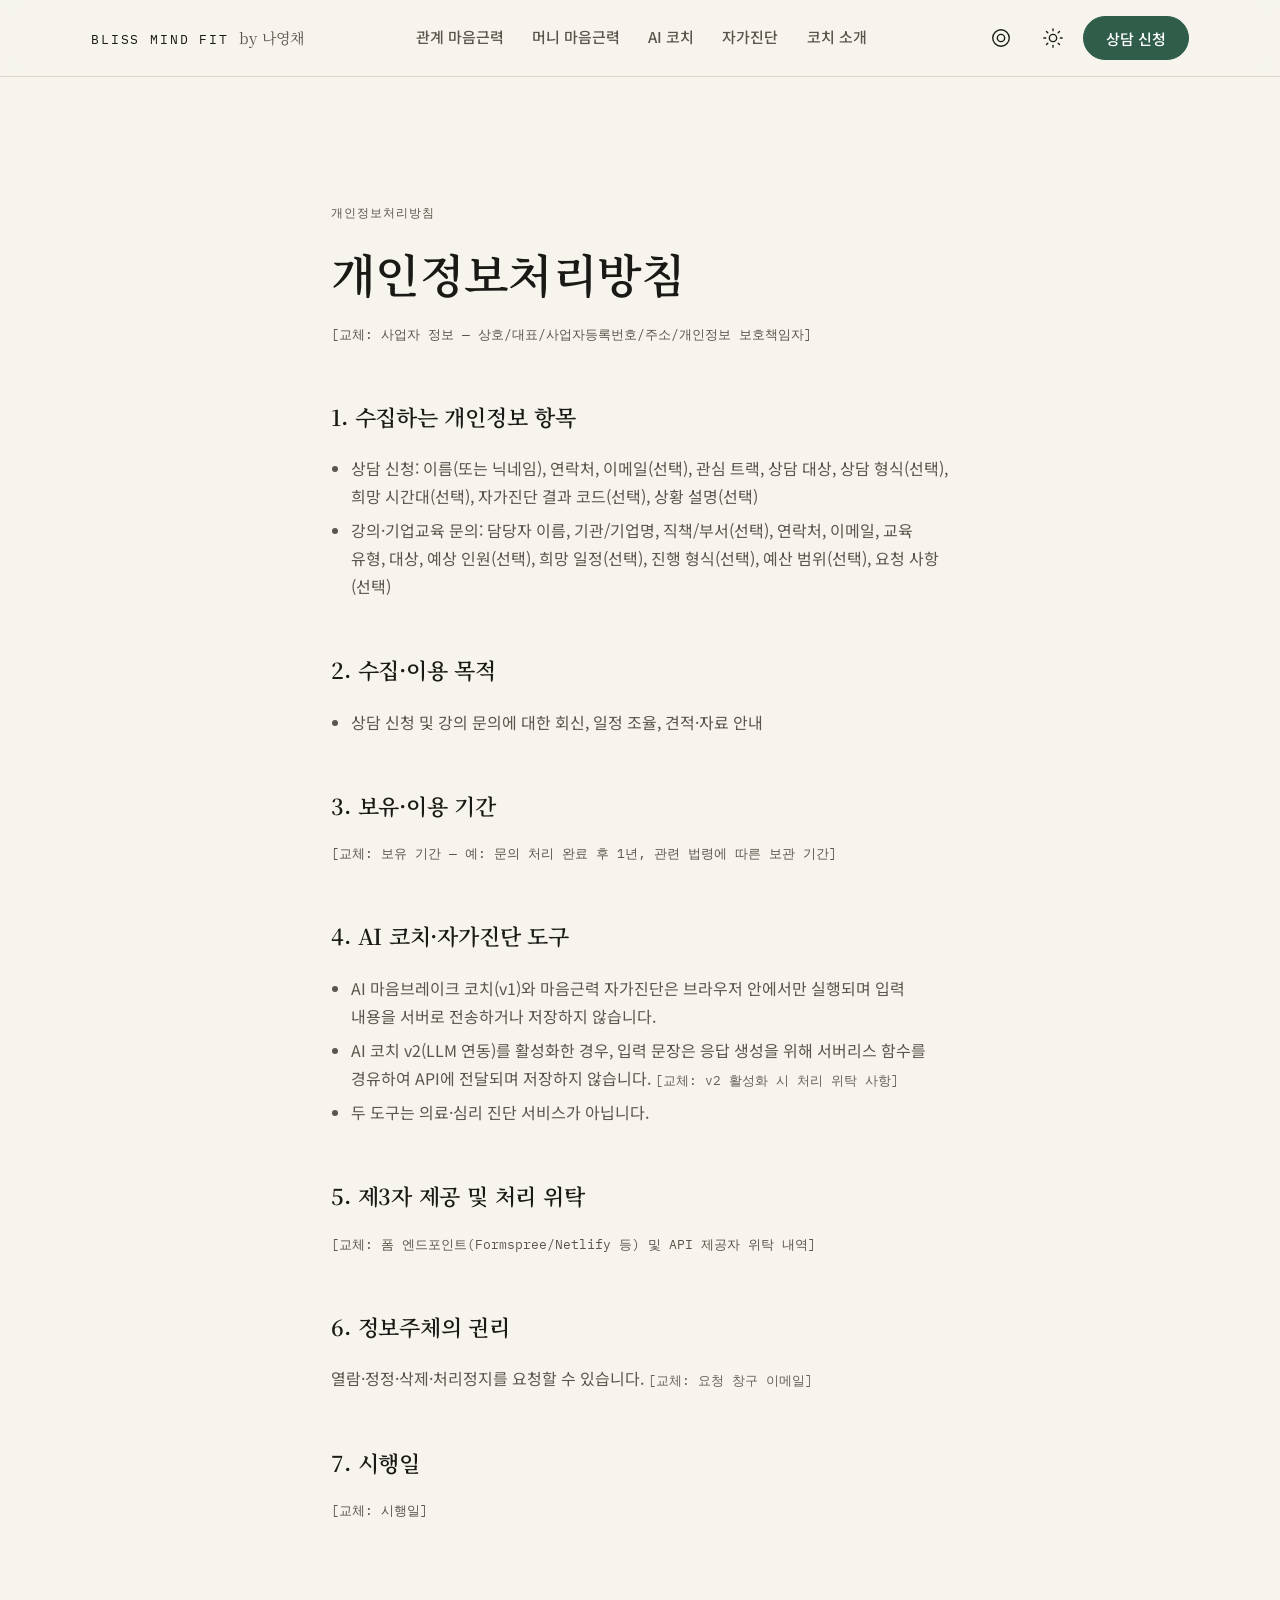
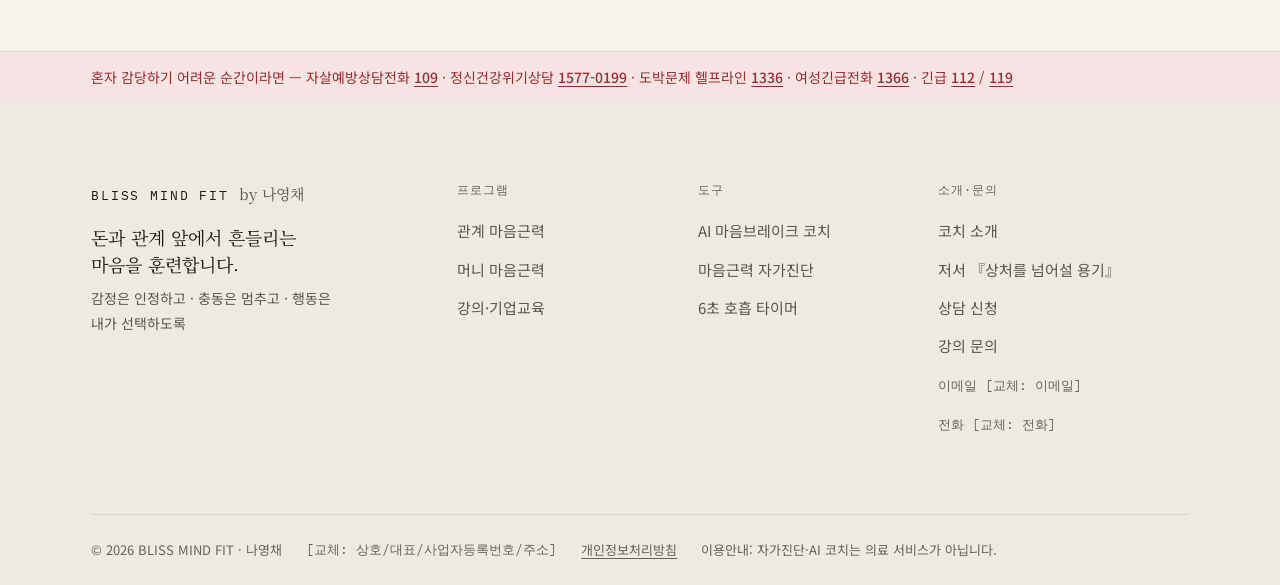
<file: site/privacy.html>
<!DOCTYPE html>
<html lang="ko" class="no-js">
<head>
<meta charset="utf-8">
<meta name="viewport" content="width=device-width, initial-scale=1">
<title>개인정보처리방침 | 나영채 · BLISS MIND FIT</title>
<meta name="description" content="BLISS MIND FIT(huggingmind.kr) 개인정보처리방침. 상담·강의 문의 폼에서 수집하는 항목과 목적, AI 코치·자가진단 도구의 비저장 원칙, 정보주체의 권리를 안내합니다.">
<meta name="robots" content="noindex,follow">
<link rel="canonical" href="https://huggingmind.kr/privacy.html">
<!-- [교체: 검색엔진 사이트 인증 메타 — Google Search Console <meta name="google-site-verification" content="..."> / 네이버 서치어드바이저 <meta name="naver-site-verification" content="..."> — 등록 후 여기에 삽입] -->
<meta property="og:type" content="website">
<meta property="og:site_name" content="BLISS MIND FIT">
<meta property="og:locale" content="ko_KR">
<meta property="og:title" content="개인정보처리방침 — BLISS MIND FIT">
<meta property="og:description" content="BLISS MIND FIT(huggingmind.kr) 개인정보처리방침. 상담·강의 문의 폼에서 수집하는 항목과 목적, AI 코치·자가진단 도구의 비저장 원칙, 정보주체의 권리를 안내합니다.">
<meta property="og:image" content="https://huggingmind.kr/assets/img/og-image.png">
<meta property="og:image:width" content="1200">
<meta property="og:image:height" content="630">
<meta property="og:image:type" content="image/png">
<meta property="og:image:alt" content="돈과 관계 앞에서 흔들리는 마음을 훈련합니다 — BLISS MIND FIT, 나영채 감정·충동조절 마음근력 코치">
<meta property="og:url" content="https://huggingmind.kr/privacy.html">
<meta name="twitter:card" content="summary_large_image">
<meta name="twitter:title" content="개인정보처리방침 — BLISS MIND FIT">
<meta name="twitter:description" content="BLISS MIND FIT(huggingmind.kr) 개인정보처리방침. 상담·강의 문의 폼에서 수집하는 항목과 목적, AI 코치·자가진단 도구의 비저장 원칙, 정보주체의 권리를 안내합니다.">
<meta name="twitter:image" content="https://huggingmind.kr/assets/img/og-image.png">
<meta name="twitter:image:alt" content="돈과 관계 앞에서 흔들리는 마음을 훈련합니다 — BLISS MIND FIT, 나영채 감정·충동조절 마음근력 코치">
<link rel="icon" href="assets/img/favicon.svg" type="image/svg+xml">
<link rel="icon" href="assets/img/favicon-192.png" type="image/png" sizes="192x192">
<link rel="icon" href="assets/img/favicon-512.png" type="image/png" sizes="512x512">
<link rel="apple-touch-icon" href="assets/img/favicon-192.png" sizes="192x192">
<meta name="theme-color" content="#F7F4EE" media="(prefers-color-scheme: light)">
<meta name="theme-color" content="#15130F" media="(prefers-color-scheme: dark)">
<script>document.documentElement.classList.replace('no-js','js');(function(){try{var t=localStorage.getItem('hm-theme');if(t==='dark'||t==='light'){document.documentElement.setAttribute('data-theme',t);}}catch(e){}})();</script>
<link rel="preconnect" href="https://fonts.googleapis.com">
<link rel="preconnect" href="https://fonts.gstatic.com" crossorigin>
<!-- R2 Q-19: 폰트 CSS 비차단 로드(preload→stylesheet), Mono 500 제거. Serif 600 은 h2/h3 등에서 사용 중이라 유지 -->
<link rel="preload" as="style" href="https://fonts.googleapis.com/css2?family=Noto+Serif+KR:wght@600;700&family=Noto+Sans+KR:wght@400;500;700&family=IBM+Plex+Mono:wght@400&display=swap" onload="this.onload=null;this.rel='stylesheet'">
<noscript><link rel="stylesheet" href="https://fonts.googleapis.com/css2?family=Noto+Serif+KR:wght@600;700&family=Noto+Sans+KR:wght@400;500;700&family=IBM+Plex+Mono:wght@400&display=swap"></noscript>
<link rel="stylesheet" href="assets/css/tokens.css">
<link rel="stylesheet" href="assets/css/base.css">
<link rel="stylesheet" href="assets/css/components.css">
<link rel="stylesheet" href="assets/css/pages.css">
<script type="application/ld+json">{"@context":"https://schema.org","@graph":[{"@type":"Organization","@id":"https://huggingmind.kr/#org","name":"BLISS MIND FIT","url":"https://huggingmind.kr/","logo":{"@type":"ImageObject","url":"https://huggingmind.kr/assets/img/favicon-512.png","width":512,"height":512},"image":"https://huggingmind.kr/assets/img/og-image.png","slogan":"돈과 관계 앞에서 흔들리는 마음을 훈련합니다.","description":"감정·충동조절 마음근력 코칭 브랜드. RELATION FIT 관계 마음근력(부부·부모자녀의 분노, 상처, 갈등, 소통)과 MONEY FIT 머니 마음근력(주식·코인·도박의 충동, 복구행동, 손실 후 감정조절)에 같은 핵심기술 '마음브레이크'를 적용합니다.","founder":{"@id":"https://huggingmind.kr/#person"},"areaServed":"KR"},{"@type":"Person","@id":"https://huggingmind.kr/#person","name":"나영채","jobTitle":"감정·충동조절 마음근력 코치","url":"https://huggingmind.kr/about.html","worksFor":{"@id":"https://huggingmind.kr/#org"},"description":"보호관찰 현장에서 다양한 문제행동 대상자를 교육한 경험과 EFT 기반 감정조절 상담·교육 경험을 바탕으로, 분노·충동을 이해에서 끝내지 않고 실제 행동 선택으로 연결하는 코치. 『상처를 넘어설 용기』 저자.","knowsAbout":["감정조절","충동조절","분노조절","EFT(감정자유기법)","비폭력대화","관계 마음근력(부부·부모자녀 갈등)","머니 마음근력(투자·도박 충동, 손실 후 감정조절)","마음브레이크(STOP·FEEL·CALM·CHOOSE)"]},{"@type":"WebSite","@id":"https://huggingmind.kr/#website","url":"https://huggingmind.kr/","name":"BLISS MIND FIT","alternateName":"나영채 감정·충동조절 마음근력 코치","publisher":{"@id":"https://huggingmind.kr/#org"},"inLanguage":"ko"},{"@type":"WebPage","@id":"https://huggingmind.kr/privacy.html","url":"https://huggingmind.kr/privacy.html","name":"개인정보처리방침 | 나영채 · BLISS MIND FIT","description":"BLISS MIND FIT(huggingmind.kr) 개인정보처리방침. 상담·강의 문의 폼에서 수집하는 항목과 목적, AI 코치·자가진단 도구의 비저장 원칙, 정보주체의 권리를 안내합니다.","isPartOf":{"@id":"https://huggingmind.kr/#website"},"about":{"@id":"https://huggingmind.kr/#org"},"inLanguage":"ko","datePublished":"2026-09-11","dateModified":"2026-09-11","primaryImageOfPage":{"@type":"ImageObject","url":"https://huggingmind.kr/assets/img/og-image.png","width":1200,"height":630},"breadcrumb":{"@id":"https://huggingmind.kr/privacy.html#breadcrumb"}},{"@type":"BreadcrumbList","@id":"https://huggingmind.kr/privacy.html#breadcrumb","itemListElement":[{"@type":"ListItem","position":1,"name":"홈","item":"https://huggingmind.kr/"},{"@type":"ListItem","position":2,"name":"개인정보처리방침","item":"https://huggingmind.kr/privacy.html"}]}]}</script>
</head>
<body>
<a class="skip-link" href="#main">본문으로 건너뛰기</a>
<header class="site-header" id="site-header">
  <div class="container site-header__inner">
    <a class="wordmark" href="index.html" aria-label="BLISS MIND FIT 홈으로"><span class="wordmark__brand">BLISS MIND FIT</span><span class="wordmark__by">by 나영채</span></a>
    <nav class="site-nav" aria-label="주요 메뉴">
      <a href="relation.html">관계 마음근력</a>
      <a href="money.html">머니 마음근력</a>
      <a href="ai-coach.html">AI 코치</a>
      <a href="checkup.html">자가진단</a>
      <a href="about.html">코치 소개</a>
    </nav>
    <div class="site-header__utils">
      <button class="icon-btn" type="button" data-breath-open="5" aria-label="6초 호흡 타이머 열기" title="6초 호흡"><svg class="icon" viewBox="0 0 24 24" aria-hidden="true"><circle cx="12" cy="12" r="9"/><circle cx="12" cy="12" r="4"/></svg></button>
      <button class="icon-btn theme-toggle" type="button" aria-pressed="false" aria-label="다크 모드로 전환"><svg class="icon icon-sun" viewBox="0 0 24 24" aria-hidden="true"><circle cx="12" cy="12" r="4"/><path d="M12 2v2M12 20v2M2 12h2M20 12h2M4.9 4.9l1.4 1.4M17.7 17.7l1.4 1.4M4.9 19.1l1.4-1.4M17.7 6.3l1.4-1.4"/></svg><svg class="icon icon-moon" viewBox="0 0 24 24" aria-hidden="true"><path d="M20 14.5A8 8 0 0 1 9.5 4a8 8 0 1 0 10.5 10.5z"/></svg></button>
      <a class="btn btn--primary" href="contact.html#counsel">상담 신청</a>
      <button class="icon-btn nav-toggle" type="button" aria-expanded="false" aria-controls="nav-overlay" aria-label="메뉴 열기"><svg class="icon" viewBox="0 0 24 24" aria-hidden="true"><path d="M4 7h16M4 12h16M4 17h16"/></svg></button>
    </div>
  </div>
</header>
<div class="nav-overlay" id="nav-overlay" role="dialog" aria-modal="true" aria-label="메뉴" hidden>
  <div class="nav-overlay__top">
    <span class="wordmark"><span class="wordmark__brand">BLISS MIND FIT</span></span>
    <button class="icon-btn nav-overlay__close" type="button" aria-label="메뉴 닫기"><svg class="icon" viewBox="0 0 24 24" aria-hidden="true"><path d="M6 6l12 12M18 6L6 18"/></svg></button>
  </div>
  <nav class="nav-overlay__list" aria-label="모바일 메뉴">
    <a href="relation.html">관계 마음근력<span class="mono">01</span></a>
    <a href="money.html">머니 마음근력<span class="mono">02</span></a>
    <a href="ai-coach.html">AI 코치<span class="mono">03</span></a>
    <a href="checkup.html">자가진단<span class="mono">04</span></a>
    <a href="about.html">코치 소개<span class="mono">05</span></a>
  </nav>
  <div class="nav-overlay__actions">
    <a class="btn btn--primary" href="contact.html#counsel">상담 신청</a>
    <a class="btn btn--secondary" href="contact.html#lecture">강의·기업교육 문의</a>
  </div>
  <div class="nav-overlay__utils">
    <button class="btn btn--secondary btn--small" type="button" data-breath-open="5"><svg class="icon" viewBox="0 0 24 24" aria-hidden="true"><circle cx="12" cy="12" r="9"/><circle cx="12" cy="12" r="4"/></svg> 6초 호흡</button>
    <button class="icon-btn theme-toggle" type="button" aria-pressed="false" aria-label="다크 모드로 전환"><svg class="icon icon-sun" viewBox="0 0 24 24" aria-hidden="true"><circle cx="12" cy="12" r="4"/><path d="M12 2v2M12 20v2M2 12h2M20 12h2M4.9 4.9l1.4 1.4M17.7 17.7l1.4 1.4M4.9 19.1l1.4-1.4M17.7 6.3l1.4-1.4"/></svg><svg class="icon icon-moon" viewBox="0 0 24 24" aria-hidden="true"><path d="M20 14.5A8 8 0 0 1 9.5 4a8 8 0 1 0 10.5 10.5z"/></svg></button>
  </div>
</div>
<main id="main" tabindex="-1">
<section class="section" aria-labelledby="page-title">
  <div class="container simple prose">
    <p class="eyebrow">개인정보처리방침</p>
    <h1 id="page-title" class="t-h1">개인정보처리방침</h1>
    <p class="replace">[교체: 사업자 정보 — 상호/대표/사업자등록번호/주소/개인정보 보호책임자]</p>
    <h2>1. 수집하는 개인정보 항목</h2>
    <ul><li>상담 신청: 이름(또는 닉네임), 연락처, 이메일(선택), 관심 트랙, 상담 대상, 상담 형식(선택), 희망 시간대(선택), 자가진단 결과 코드(선택), 상황 설명(선택)</li><li>강의·기업교육 문의: 담당자 이름, 기관/기업명, 직책/부서(선택), 연락처, 이메일, 교육 유형, 대상, 예상 인원(선택), 희망 일정(선택), 진행 형식(선택), 예산 범위(선택), 요청 사항(선택)</li></ul>
    <h2>2. 수집·이용 목적</h2>
    <ul><li>상담 신청 및 강의 문의에 대한 회신, 일정 조율, 견적·자료 안내</li></ul>
    <h2>3. 보유·이용 기간</h2>
    <p class="replace">[교체: 보유 기간 — 예: 문의 처리 완료 후 1년, 관련 법령에 따른 보관 기간]</p>
    <h2>4. AI 코치·자가진단 도구</h2>
    <ul><li>AI 마음브레이크 코치(v1)와 마음근력 자가진단은 브라우저 안에서만 실행되며 입력 내용을 서버로 전송하거나 저장하지 않습니다.</li><li>AI 코치 v2(LLM 연동)를 활성화한 경우, 입력 문장은 응답 생성을 위해 서버리스 함수를 경유하여 API에 전달되며 저장하지 않습니다. <span class="replace">[교체: v2 활성화 시 처리 위탁 사항]</span></li><li>두 도구는 의료·심리 진단 서비스가 아닙니다.</li></ul>
    <h2>5. 제3자 제공 및 처리 위탁</h2>
    <p class="replace">[교체: 폼 엔드포인트(Formspree/Netlify 등) 및 API 제공자 위탁 내역]</p>
    <h2>6. 정보주체의 권리</h2>
    <p>열람·정정·삭제·처리정지를 요청할 수 있습니다. <span class="replace">[교체: 요청 창구 이메일]</span></p>
    <h2>7. 시행일</h2>
    <p class="replace">[교체: 시행일]</p>
  </div>
</section>
</main>
<footer class="site-footer">
  <div class="crisis-bar">
    <div class="container"><p>혼자 감당하기 어려운 순간이라면 — 자살예방상담전화 <a href="tel:109">109</a> · 정신건강위기상담 <a href="tel:1577-0199">1577-0199</a> · 도박문제 헬프라인 <a href="tel:1336">1336</a> · 여성긴급전화 <a href="tel:1366">1366</a> · 긴급 <a href="tel:112">112</a> / <a href="tel:119">119</a></p></div>
  </div>
  <div class="container">
    <div class="site-footer__grid">
      <div>
        <span class="wordmark"><span class="wordmark__brand">BLISS MIND FIT</span><span class="wordmark__by">by 나영채</span></span>
        <p class="site-footer__slogan">돈과 관계 앞에서 흔들리는 마음을 훈련합니다.</p>
        <p class="site-footer__sub">감정은 인정하고 · 충동은 멈추고 · 행동은 내가 선택하도록</p>
      </div>
      <div>
        <p class="site-footer__heading">프로그램</p>
        <ul><li><a href="relation.html">관계 마음근력</a></li><li><a href="money.html">머니 마음근력</a></li><li><a href="contact.html#lecture">강의·기업교육</a></li></ul>
      </div>
      <div>
        <p class="site-footer__heading">도구</p>
        <ul><li><a href="ai-coach.html">AI 마음브레이크 코치</a></li><li><a href="checkup.html">마음근력 자가진단</a></li><li><a href="#" data-breath-open="5">6초 호흡 타이머</a></li></ul>
      </div>
      <div>
        <p class="site-footer__heading">소개·문의</p>
        <ul><li><a href="about.html">코치 소개</a></li><li><a href="about.html#book">저서 『상처를 넘어설 용기』</a></li><li><a href="contact.html#counsel">상담 신청</a></li><li><a href="contact.html#lecture">강의 문의</a></li><li><span class="replace">이메일 [교체: 이메일]</span></li><li><span class="replace">전화 [교체: 전화]</span></li></ul>
      </div>
    </div>
    <div class="site-footer__bottom">
      <span>© 2026 BLISS MIND FIT · 나영채</span>
      <span class="replace">[교체: 상호/대표/사업자등록번호/주소]</span>
      <a href="privacy.html">개인정보처리방침</a>
      <span>이용안내: 자가진단·AI 코치는 의료 서비스가 아닙니다.</span>
    </div>
  </div>
</footer>
<script src="assets/js/theme.js"></script>
<script src="assets/js/nav.js"></script>
<script src="assets/js/reveal.js"></script>
<script src="assets/js/breath.js"></script>
</body>
</html>
</file>
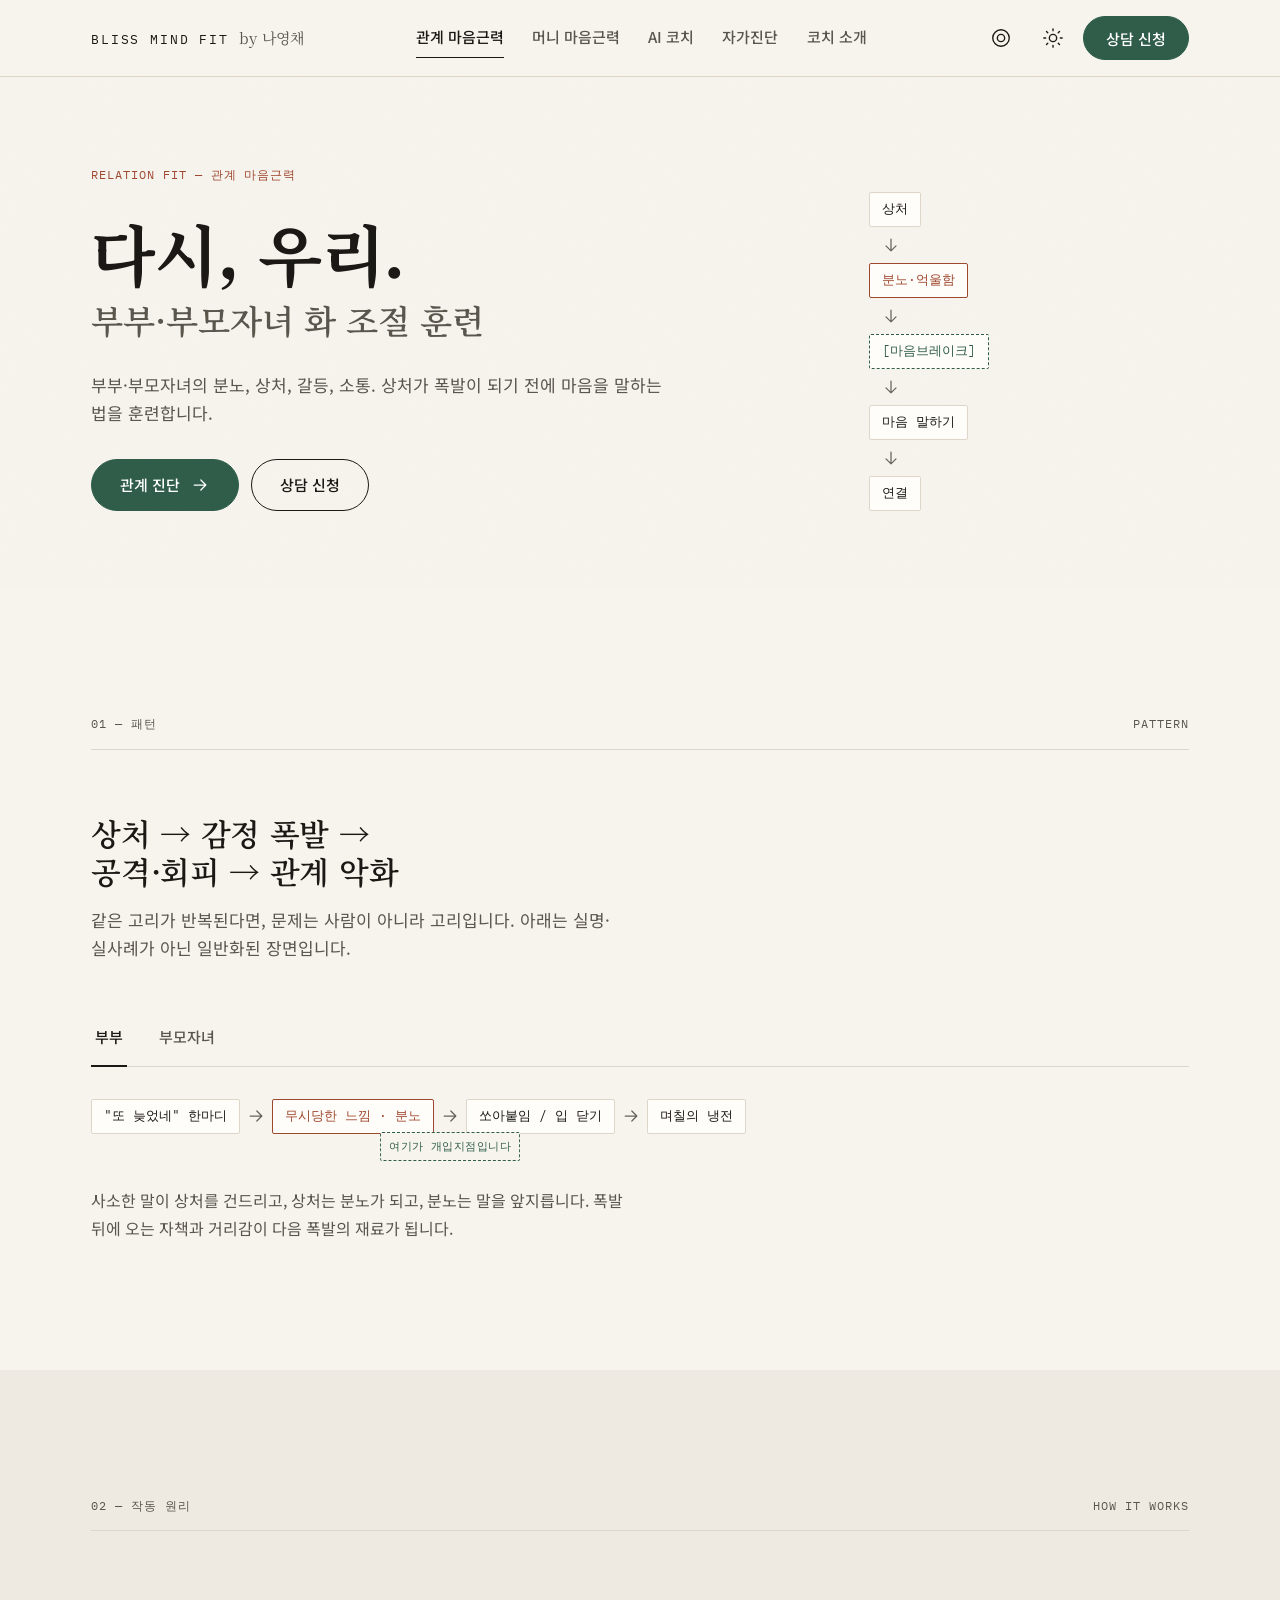
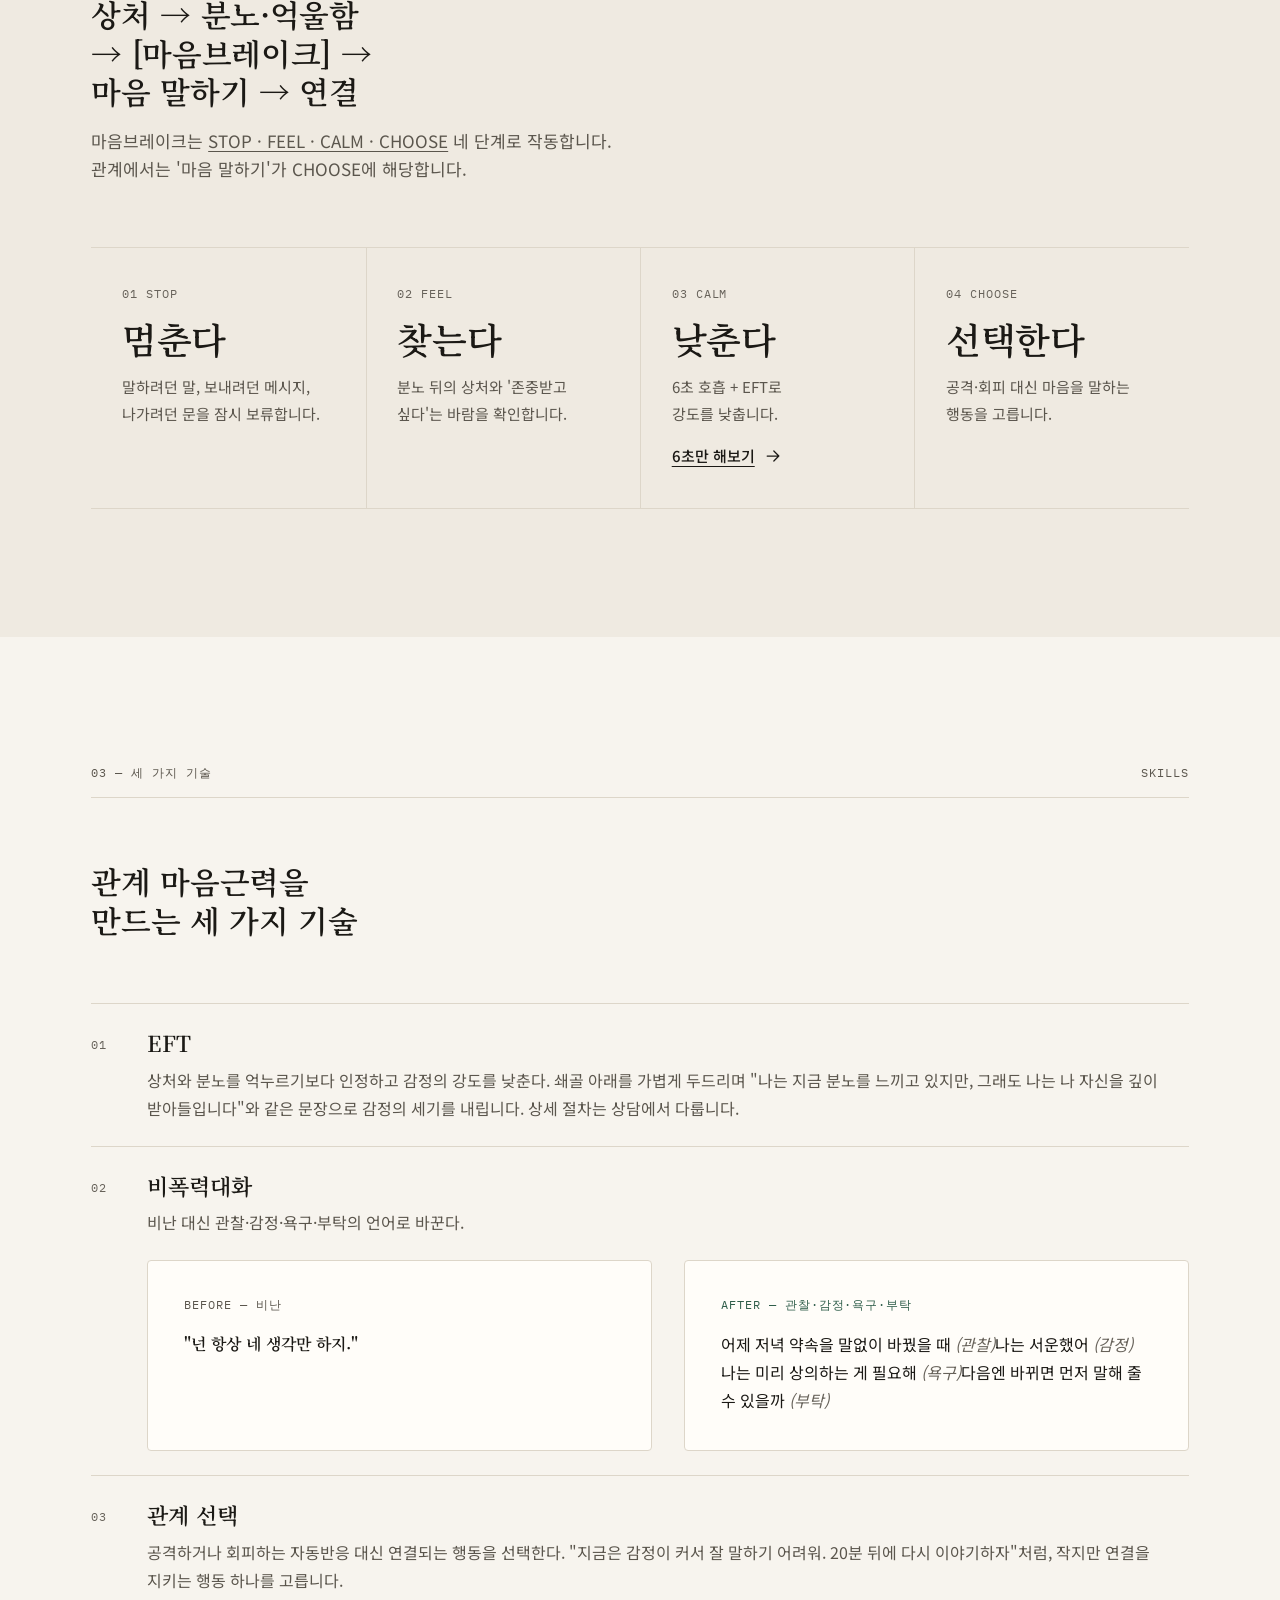
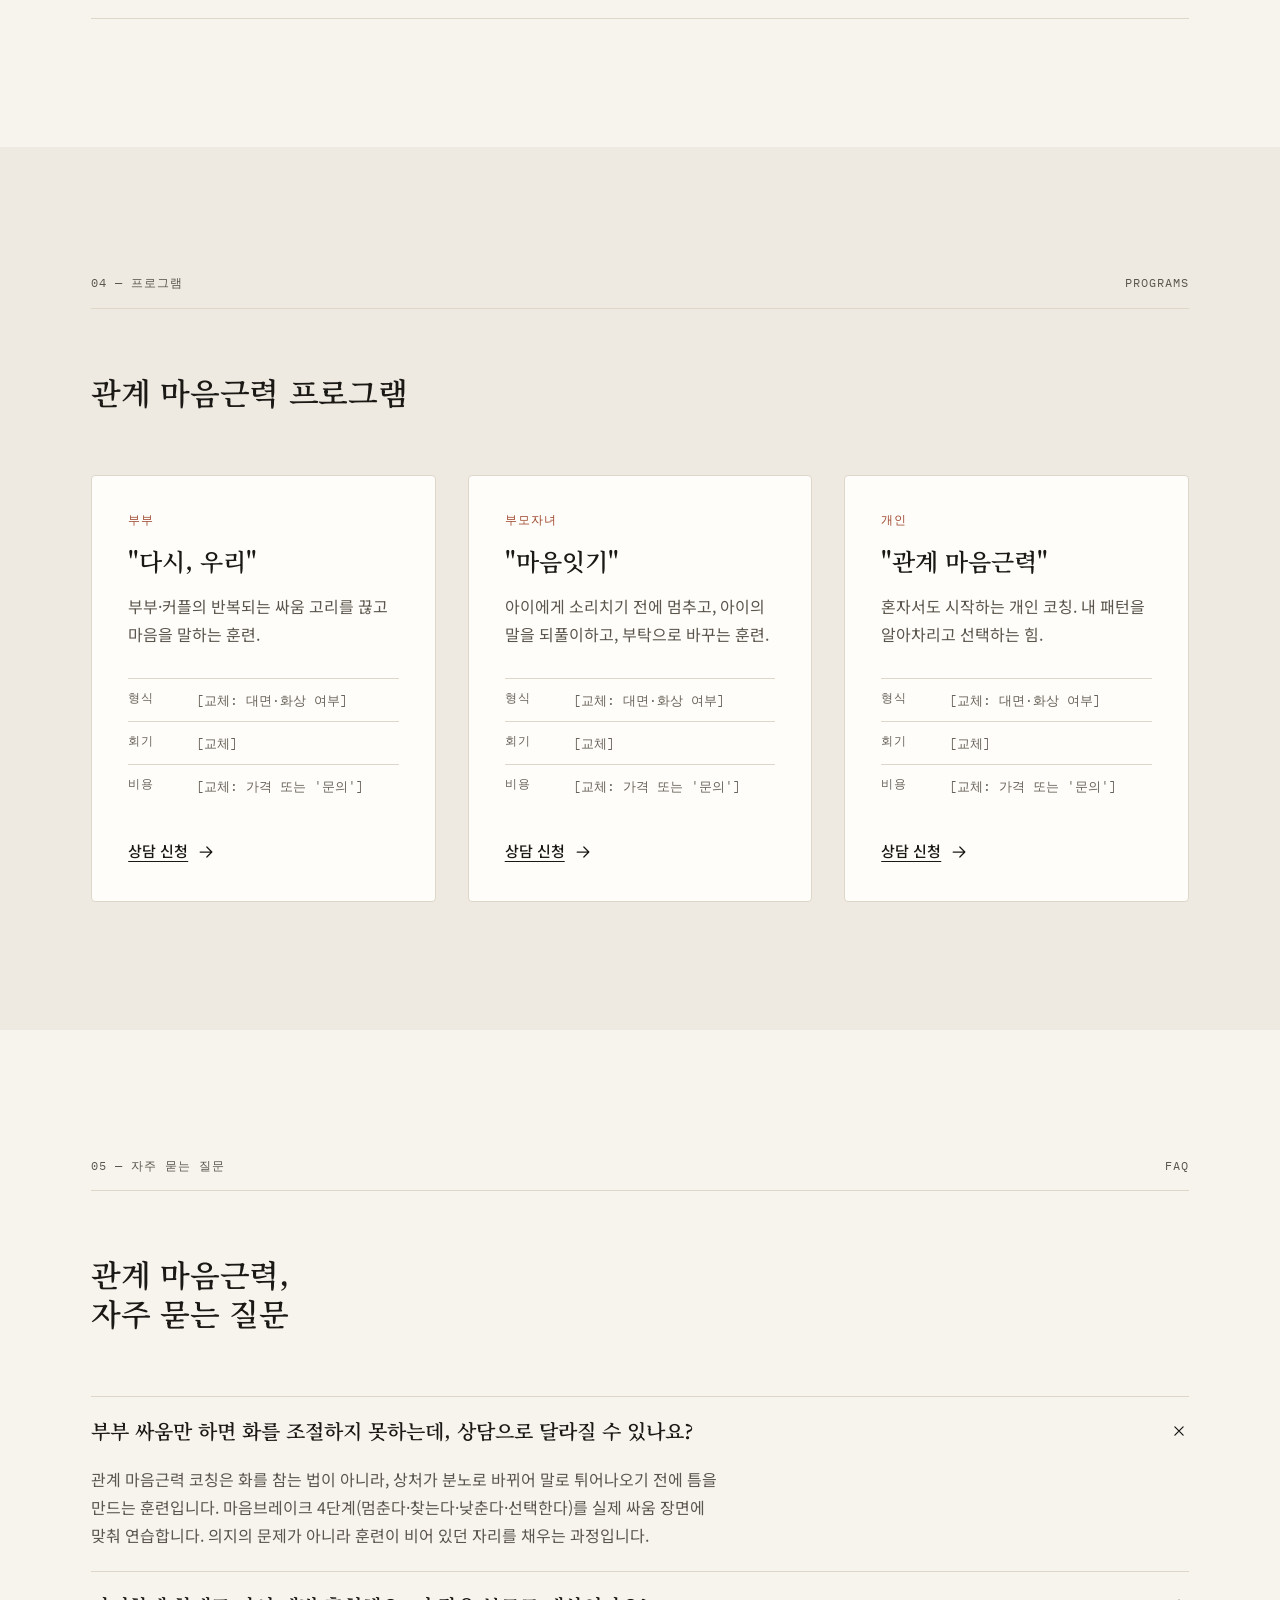
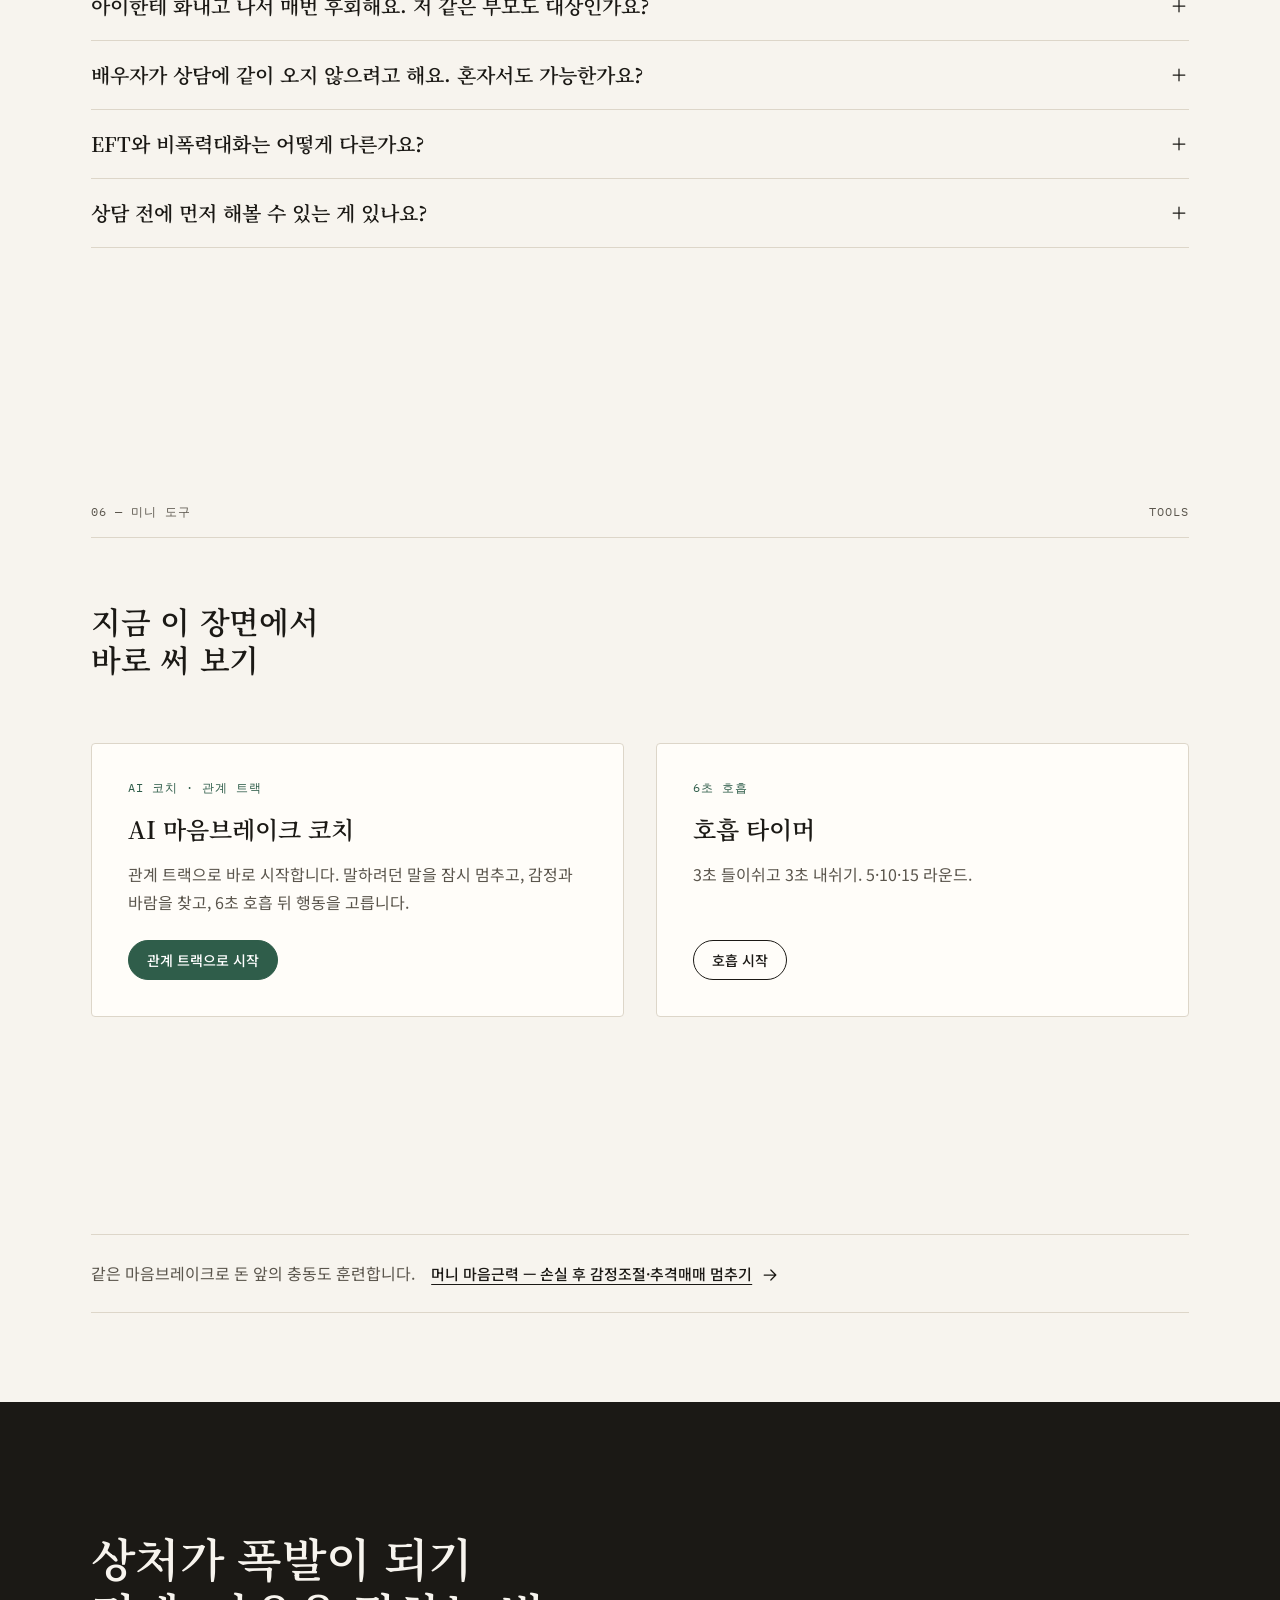
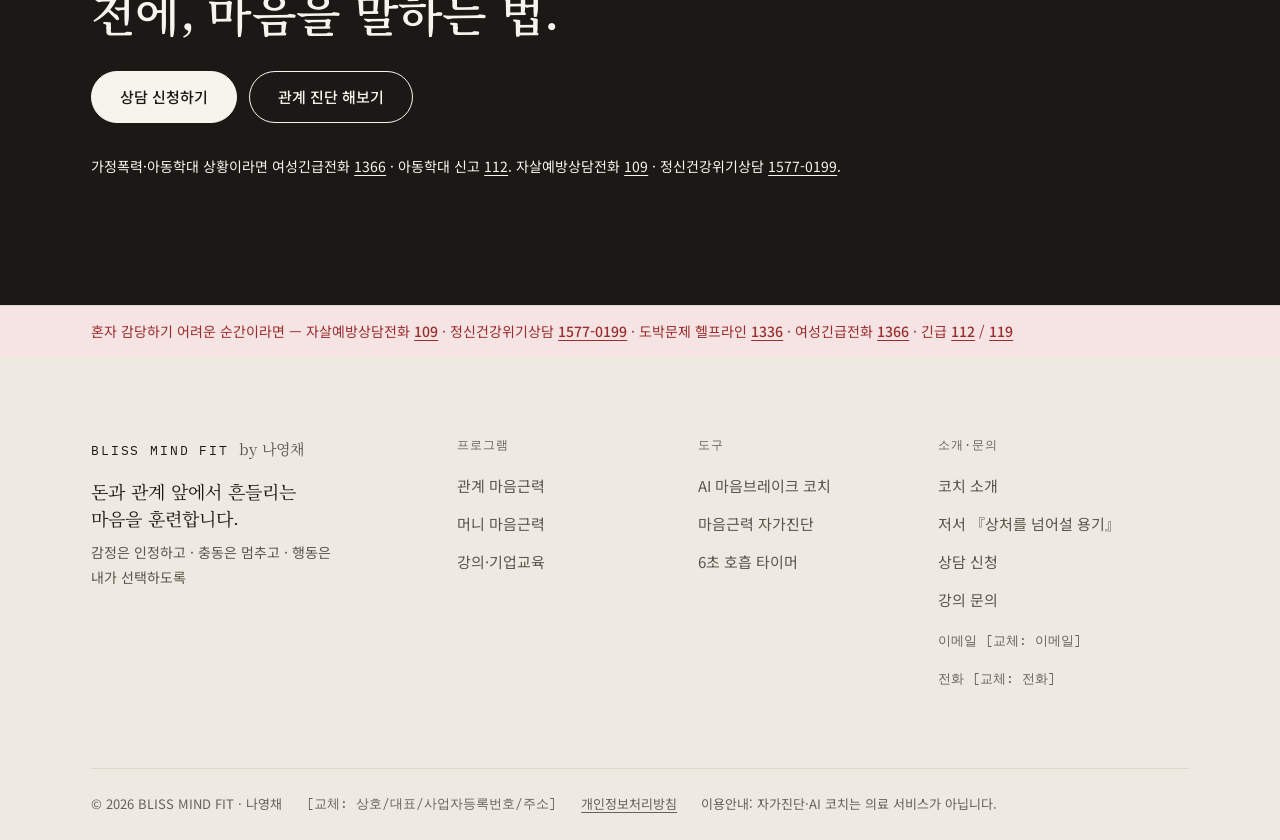
<file: site/relation.html>
<!DOCTYPE html>
<html lang="ko" class="no-js">
<head>
<meta charset="utf-8">
<meta name="viewport" content="width=device-width, initial-scale=1">
<title>부부·부모자녀 화 조절 코칭 · 관계 마음근력 | 나영채 · BLISS MIND FIT</title>
<meta name="description" content="부부 싸움 화 조절, 아이한테 화내고 후회하는 패턴 — 상처가 분노로, 분노가 말과 행동으로 폭발하기 전에 멈추는 관계 마음근력 코칭. EFT·비폭력대화·관계 선택으로 마음을 말하는 법을 훈련합니다. 부부 '다시, 우리' · 부모자녀 '마음잇기' 프로그램.">
<meta name="robots" content="index,follow,max-image-preview:large">
<meta name="author" content="나영채">

<link rel="canonical" href="https://huggingmind.kr/relation.html">
<!-- [교체: 검색엔진 사이트 인증 메타 — Google Search Console <meta name="google-site-verification" content="..."> / 네이버 서치어드바이저 <meta name="naver-site-verification" content="..."> — 등록 후 여기에 삽입] -->
<meta property="og:type" content="website">
<meta property="og:site_name" content="BLISS MIND FIT">
<meta property="og:locale" content="ko_KR">
<meta property="og:title" content="다시, 우리. 상처가 폭발이 되기 전에 마음을 말하는 법 — 관계 마음근력 RELATION FIT">
<meta property="og:description" content="부부 싸움 화 조절, 아이한테 화내고 후회하는 패턴 — 상처가 분노로, 분노가 말과 행동으로 폭발하기 전에 멈추는 관계 마음근력 코칭. EFT·비폭력대화·관계 선택으로 마음을 말하는 법을 훈련합니다. 부부 '다시, 우리' · 부모자녀 '마음잇기' 프로그램.">
<meta property="og:image" content="https://huggingmind.kr/assets/img/og-image.png">
<meta property="og:image:width" content="1200">
<meta property="og:image:height" content="630">
<meta property="og:image:type" content="image/png">
<meta property="og:image:alt" content="돈과 관계 앞에서 흔들리는 마음을 훈련합니다 — BLISS MIND FIT, 나영채 감정·충동조절 마음근력 코치">
<meta property="og:url" content="https://huggingmind.kr/relation.html">
<meta name="twitter:card" content="summary_large_image">
<meta name="twitter:title" content="다시, 우리. 상처가 폭발이 되기 전에 마음을 말하는 법 — 관계 마음근력 RELATION FIT">
<meta name="twitter:description" content="부부 싸움 화 조절, 아이한테 화내고 후회하는 패턴 — 상처가 분노로, 분노가 말과 행동으로 폭발하기 전에 멈추는 관계 마음근력 코칭. EFT·비폭력대화·관계 선택으로 마음을 말하는 법을 훈련합니다. 부부 '다시, 우리' · 부모자녀 '마음잇기' 프로그램.">
<meta name="twitter:image" content="https://huggingmind.kr/assets/img/og-image.png">
<meta name="twitter:image:alt" content="돈과 관계 앞에서 흔들리는 마음을 훈련합니다 — BLISS MIND FIT, 나영채 감정·충동조절 마음근력 코치">
<link rel="icon" href="assets/img/favicon.svg" type="image/svg+xml">
<link rel="icon" href="assets/img/favicon-192.png" type="image/png" sizes="192x192">
<link rel="icon" href="assets/img/favicon-512.png" type="image/png" sizes="512x512">
<link rel="apple-touch-icon" href="assets/img/favicon-192.png" sizes="192x192">
<meta name="theme-color" content="#F7F4EE" media="(prefers-color-scheme: light)">
<meta name="theme-color" content="#15130F" media="(prefers-color-scheme: dark)">
<script>document.documentElement.classList.replace('no-js','js');(function(){try{var t=localStorage.getItem('hm-theme');if(t==='dark'||t==='light'){document.documentElement.setAttribute('data-theme',t);}}catch(e){}})();</script>
<link rel="preconnect" href="https://fonts.googleapis.com">
<link rel="preconnect" href="https://fonts.gstatic.com" crossorigin>
<!-- R2 Q-19: 폰트 CSS 비차단 로드(preload→stylesheet), Mono 500 제거. Serif 600 은 h2/h3 등에서 사용 중이라 유지 -->
<link rel="preload" as="style" href="https://fonts.googleapis.com/css2?family=Noto+Serif+KR:wght@600;700&family=Noto+Sans+KR:wght@400;500;700&family=IBM+Plex+Mono:wght@400&display=swap" onload="this.onload=null;this.rel='stylesheet'">
<noscript><link rel="stylesheet" href="https://fonts.googleapis.com/css2?family=Noto+Serif+KR:wght@600;700&family=Noto+Sans+KR:wght@400;500;700&family=IBM+Plex+Mono:wght@400&display=swap"></noscript>
<link rel="stylesheet" href="assets/css/tokens.css">
<link rel="stylesheet" href="assets/css/base.css">
<link rel="stylesheet" href="assets/css/components.css">
<link rel="stylesheet" href="assets/css/pages.css">
<script type="application/ld+json">{"@context":"https://schema.org","@graph":[{"@type":"Organization","@id":"https://huggingmind.kr/#org","name":"BLISS MIND FIT","url":"https://huggingmind.kr/","logo":{"@type":"ImageObject","url":"https://huggingmind.kr/assets/img/favicon-512.png","width":512,"height":512},"image":"https://huggingmind.kr/assets/img/og-image.png","slogan":"돈과 관계 앞에서 흔들리는 마음을 훈련합니다.","description":"감정·충동조절 마음근력 코칭 브랜드. RELATION FIT 관계 마음근력(부부·부모자녀의 분노, 상처, 갈등, 소통)과 MONEY FIT 머니 마음근력(주식·코인·도박의 충동, 복구행동, 손실 후 감정조절)에 같은 핵심기술 '마음브레이크'를 적용합니다.","founder":{"@id":"https://huggingmind.kr/#person"},"areaServed":"KR"},{"@type":"Person","@id":"https://huggingmind.kr/#person","name":"나영채","jobTitle":"감정·충동조절 마음근력 코치","url":"https://huggingmind.kr/about.html","worksFor":{"@id":"https://huggingmind.kr/#org"},"description":"보호관찰 현장에서 다양한 문제행동 대상자를 교육한 경험과 EFT 기반 감정조절 상담·교육 경험을 바탕으로, 분노·충동을 이해에서 끝내지 않고 실제 행동 선택으로 연결하는 코치. 『상처를 넘어설 용기』 저자.","knowsAbout":["감정조절","충동조절","분노조절","EFT(감정자유기법)","비폭력대화","관계 마음근력(부부·부모자녀 갈등)","머니 마음근력(투자·도박 충동, 손실 후 감정조절)","마음브레이크(STOP·FEEL·CALM·CHOOSE)"]},{"@type":"WebSite","@id":"https://huggingmind.kr/#website","url":"https://huggingmind.kr/","name":"BLISS MIND FIT","alternateName":"나영채 감정·충동조절 마음근력 코치","publisher":{"@id":"https://huggingmind.kr/#org"},"inLanguage":"ko"},{"@type":"WebPage","@id":"https://huggingmind.kr/relation.html","url":"https://huggingmind.kr/relation.html","name":"부부·부모자녀 화 조절 코칭 · 관계 마음근력 | 나영채 · BLISS MIND FIT","description":"부부 싸움 화 조절, 아이한테 화내고 후회하는 패턴 — 상처가 분노로, 분노가 말과 행동으로 폭발하기 전에 멈추는 관계 마음근력 코칭. EFT·비폭력대화·관계 선택으로 마음을 말하는 법을 훈련합니다. 부부 '다시, 우리' · 부모자녀 '마음잇기' 프로그램.","isPartOf":{"@id":"https://huggingmind.kr/#website"},"about":{"@id":"https://huggingmind.kr/#org"},"inLanguage":"ko","datePublished":"2026-09-11","dateModified":"2026-09-11","primaryImageOfPage":{"@type":"ImageObject","url":"https://huggingmind.kr/assets/img/og-image.png","width":1200,"height":630},"breadcrumb":{"@id":"https://huggingmind.kr/relation.html#breadcrumb"}},{"@type":"BreadcrumbList","@id":"https://huggingmind.kr/relation.html#breadcrumb","itemListElement":[{"@type":"ListItem","position":1,"name":"홈","item":"https://huggingmind.kr/"},{"@type":"ListItem","position":2,"name":"관계 마음근력","item":"https://huggingmind.kr/relation.html"}]},{"@type":"FAQPage","@id":"https://huggingmind.kr/relation.html#faq","url":"https://huggingmind.kr/relation.html#faq","inLanguage":"ko","isPartOf":{"@id":"https://huggingmind.kr/relation.html"},"mainEntity":[{"@type":"Question","name":"부부 싸움만 하면 화를 조절하지 못하는데, 상담으로 달라질 수 있나요?","acceptedAnswer":{"@type":"Answer","text":"관계 마음근력 코칭은 화를 참는 법이 아니라, 상처가 분노로 바뀌어 말로 튀어나오기 전에 틈을 만드는 훈련입니다. 마음브레이크 4단계(멈춘다·찾는다·낮춘다·선택한다)를 실제 싸움 장면에 맞춰 연습합니다. 의지의 문제가 아니라 훈련이 비어 있던 자리를 채우는 과정입니다."}},{"@type":"Question","name":"아이한테 화내고 나서 매번 후회해요. 저 같은 부모도 대상인가요?","acceptedAnswer":{"@type":"Answer","text":"네. '마음잇기'는 부모자녀 갈등을 위한 프로그램입니다. 아이의 반항적인 대답 → 억울함·분노 → 소리치기 → 밤의 자책이라는 고리를 알아차리고, 소리치기 직전에 멈추고 아이의 말을 되풀이해 주는 작은 행동부터 연습합니다."}},{"@type":"Question","name":"배우자가 상담에 같이 오지 않으려고 해요. 혼자서도 가능한가요?","acceptedAnswer":{"@type":"Answer","text":"가능합니다. '관계 마음근력' 개인 코칭은 한 사람이 자기 패턴을 알아차리고 반응을 선택하는 힘을 기르는 과정입니다. 한 사람의 반응이 바뀌면 고리의 방향도 달라집니다. 부부가 함께할 준비가 되면 '다시, 우리'로 이어갈 수 있습니다."}},{"@type":"Question","name":"EFT와 비폭력대화는 어떻게 다른가요?","acceptedAnswer":{"@type":"Answer","text":"EFT는 상처와 분노를 억누르는 대신 인정하고 감정의 세기를 낮추는 기술(CALM 단계)이고, 비폭력대화는 비난 대신 관찰·감정·욕구·부탁의 언어로 바꾸는 기술(CHOOSE 단계)입니다. 감정이 높은 상태에서는 어떤 말도 잘 나오지 않기 때문에, 낮춘 뒤에 말하는 순서로 훈련합니다."}},{"@type":"Question","name":"상담 전에 먼저 해볼 수 있는 게 있나요?","acceptedAnswer":{"@type":"Answer","text":"관계 트랙 자가진단(8문항, 약 2분)으로 먼저 훈련할 단계를 확인하고, AI 마음브레이크 코치로 지금 이 장면에서 4단계를 연습해 보세요. 둘 다 저장·가입 없이 익명으로 사용할 수 있습니다. 자가진단은 의학적 진단이 아닙니다."}}]}]}</script>
</head>
<body>
<a class="skip-link" href="#main">본문으로 건너뛰기</a>
<header class="site-header" id="site-header">
  <div class="container site-header__inner">
    <a class="wordmark" href="index.html" aria-label="BLISS MIND FIT 홈으로"><span class="wordmark__brand">BLISS MIND FIT</span><span class="wordmark__by">by 나영채</span></a>
    <nav class="site-nav" aria-label="주요 메뉴">
      <a href="relation.html" aria-current="page">관계 마음근력</a>
      <a href="money.html">머니 마음근력</a>
      <a href="ai-coach.html">AI 코치</a>
      <a href="checkup.html">자가진단</a>
      <a href="about.html">코치 소개</a>
    </nav>
    <div class="site-header__utils">
      <button class="icon-btn" type="button" data-breath-open="5" aria-label="6초 호흡 타이머 열기" title="6초 호흡"><svg class="icon" viewBox="0 0 24 24" aria-hidden="true"><circle cx="12" cy="12" r="9"/><circle cx="12" cy="12" r="4"/></svg></button>
      <button class="icon-btn theme-toggle" type="button" aria-pressed="false" aria-label="다크 모드로 전환"><svg class="icon icon-sun" viewBox="0 0 24 24" aria-hidden="true"><circle cx="12" cy="12" r="4"/><path d="M12 2v2M12 20v2M2 12h2M20 12h2M4.9 4.9l1.4 1.4M17.7 17.7l1.4 1.4M4.9 19.1l1.4-1.4M17.7 6.3l1.4-1.4"/></svg><svg class="icon icon-moon" viewBox="0 0 24 24" aria-hidden="true"><path d="M20 14.5A8 8 0 0 1 9.5 4a8 8 0 1 0 10.5 10.5z"/></svg></button>
      <a class="btn btn--primary" href="contact.html#counsel">상담 신청</a>
      <button class="icon-btn nav-toggle" type="button" aria-expanded="false" aria-controls="nav-overlay" aria-label="메뉴 열기"><svg class="icon" viewBox="0 0 24 24" aria-hidden="true"><path d="M4 7h16M4 12h16M4 17h16"/></svg></button>
    </div>
  </div>
</header>
<div class="nav-overlay" id="nav-overlay" role="dialog" aria-modal="true" aria-label="메뉴" hidden>
  <div class="nav-overlay__top">
    <span class="wordmark"><span class="wordmark__brand">BLISS MIND FIT</span></span>
    <button class="icon-btn nav-overlay__close" type="button" aria-label="메뉴 닫기"><svg class="icon" viewBox="0 0 24 24" aria-hidden="true"><path d="M6 6l12 12M18 6L6 18"/></svg></button>
  </div>
  <nav class="nav-overlay__list" aria-label="모바일 메뉴">
    <a href="relation.html" aria-current="page">관계 마음근력<span class="mono">01</span></a>
    <a href="money.html">머니 마음근력<span class="mono">02</span></a>
    <a href="ai-coach.html">AI 코치<span class="mono">03</span></a>
    <a href="checkup.html">자가진단<span class="mono">04</span></a>
    <a href="about.html">코치 소개<span class="mono">05</span></a>
  </nav>
  <div class="nav-overlay__actions">
    <a class="btn btn--primary" href="contact.html#counsel">상담 신청</a>
    <a class="btn btn--secondary" href="contact.html#lecture">강의·기업교육 문의</a>
  </div>
  <div class="nav-overlay__utils">
    <button class="btn btn--secondary btn--small" type="button" data-breath-open="5"><svg class="icon" viewBox="0 0 24 24" aria-hidden="true"><circle cx="12" cy="12" r="9"/><circle cx="12" cy="12" r="4"/></svg> 6초 호흡</button>
    <button class="icon-btn theme-toggle" type="button" aria-pressed="false" aria-label="다크 모드로 전환"><svg class="icon icon-sun" viewBox="0 0 24 24" aria-hidden="true"><circle cx="12" cy="12" r="4"/><path d="M12 2v2M12 20v2M2 12h2M20 12h2M4.9 4.9l1.4 1.4M17.7 17.7l1.4 1.4M4.9 19.1l1.4-1.4M17.7 6.3l1.4-1.4"/></svg><svg class="icon icon-moon" viewBox="0 0 24 24" aria-hidden="true"><path d="M20 14.5A8 8 0 0 1 9.5 4a8 8 0 1 0 10.5 10.5z"/></svg></button>
  </div>
</div>
<main id="main" tabindex="-1">
<section class="hero hero--page" aria-labelledby="page-title">
  <div class="container">
    <div class="hero__grid">
      <div class="hero__copy">
        <p class="eyebrow eyebrow--relation" data-stagger="1">Relation Fit — 관계 마음근력</p>
        <h1 id="page-title" class="display" data-stagger="2">다시, 우리.<span class="h1__sub">부부·부모자녀 화 조절 훈련</span></h1>
        <p class="lead" data-stagger="3">부부·부모자녀의 분노, 상처, 갈등, 소통. 상처가 폭발이 되기 전에 마음을 말하는 법을 훈련합니다.</p>
        <div class="hero__cta" data-stagger="4">
          <a class="btn btn--primary" href="checkup.html#relation">관계 진단 <svg class="icon" viewBox="0 0 24 24" aria-hidden="true"><path d="M5 12h14M13 6l6 6-6 6"/></svg></a>
          <a class="btn btn--secondary" href="contact.html#counsel">상담 신청</a>
        </div>
      </div>
      <div class="hero__media" data-stagger="5">
        <div class="flow flow--relation flow--vertical" aria-label="상처, 분노·억울함, 마음브레이크, 마음 말하기, 연결">
          <span class="flow__node">상처</span><svg class="icon" viewBox="0 0 24 24" aria-hidden="true"><path d="M5 12h14M13 6l6 6-6 6"/></svg><span class="flow__node flow__node--hot">분노·억울함</span><svg class="icon" viewBox="0 0 24 24" aria-hidden="true"><path d="M5 12h14M13 6l6 6-6 6"/></svg><span class="flow__node flow__node--brake">[마음브레이크]</span><svg class="icon" viewBox="0 0 24 24" aria-hidden="true"><path d="M5 12h14M13 6l6 6-6 6"/></svg><span class="flow__node">마음 말하기</span><svg class="icon" viewBox="0 0 24 24" aria-hidden="true"><path d="M5 12h14M13 6l6 6-6 6"/></svg><span class="flow__node">연결</span>
        </div>
      </div>
    </div>
  </div>
</section>

<section class="section" aria-labelledby="pattern-title">
  <div class="container">
    <div class="section-head" data-reveal><span class="eyebrow">01 — 패턴</span><span class="eyebrow">Pattern</span></div>
    <h2 id="pattern-title" class="section-title" data-reveal>상처 → 감정 폭발 → 공격·회피 → 관계 악화</h2>
    <p class="lead section-lead" data-reveal>같은 고리가 반복된다면, 문제는 사람이 아니라 고리입니다. 아래는 실명·실사례가 아닌 일반화된 장면입니다.</p>
    <div class="mt-5" data-reveal>
      <div class="tabs" role="tablist" aria-label="사례 선택">
        <button role="tab" id="tab-couple" aria-selected="true" aria-controls="panel-couple">부부</button>
        <button role="tab" id="tab-parent" aria-selected="false" aria-controls="panel-parent" tabindex="-1">부모자녀</button>
      </div>
      <div id="panel-couple" role="tabpanel" aria-labelledby="tab-couple" class="stack mt-4">
        <div class="flow flow--relation flow--marked" aria-label="부부 장면 흐름">
          <span class="flow__node">"또 늦었네" 한마디</span><svg class="icon" viewBox="0 0 24 24" aria-hidden="true"><path d="M5 12h14M13 6l6 6-6 6"/></svg><span class="flow__node flow__node--hot">무시당한 느낌 · 분노</span><span class="flow__mark" data-mark="여기가 개입지점입니다"><svg class="icon" viewBox="0 0 24 24" aria-hidden="true"><path d="M5 12h14M13 6l6 6-6 6"/></svg></span><span class="flow__node">쏘아붙임 / 입 닫기</span><svg class="icon" viewBox="0 0 24 24" aria-hidden="true"><path d="M5 12h14M13 6l6 6-6 6"/></svg><span class="flow__node">며칠의 냉전</span>
        </div>
        <p class="muted max-60">사소한 말이 상처를 건드리고, 상처는 분노가 되고, 분노는 말을 앞지릅니다. 폭발 뒤에 오는 자책과 거리감이 다음 폭발의 재료가 됩니다.</p>
      </div>
      <div id="panel-parent" role="tabpanel" aria-labelledby="tab-parent" class="stack mt-4" hidden>
        <div class="flow flow--relation flow--marked" aria-label="부모자녀 장면 흐름">
          <span class="flow__node">아이의 반항적인 대답</span><svg class="icon" viewBox="0 0 24 24" aria-hidden="true"><path d="M5 12h14M13 6l6 6-6 6"/></svg><span class="flow__node flow__node--hot">억울함 · 분노</span><span class="flow__mark" data-mark="여기가 개입지점입니다"><svg class="icon" viewBox="0 0 24 24" aria-hidden="true"><path d="M5 12h14M13 6l6 6-6 6"/></svg></span><span class="flow__node">소리치기</span><svg class="icon" viewBox="0 0 24 24" aria-hidden="true"><path d="M5 12h14M13 6l6 6-6 6"/></svg><span class="flow__node">밤의 자책 · 아이의 회피</span>
        </div>
        <p class="muted max-60">"왜 또 그랬지"가 반복됩니다. 아이를 위한 마음이 소리로 나가고, 아이는 문을 닫습니다. 의지가 아니라 '틈'이 비어 있는 상태입니다.</p>
      </div>
    </div>
  </div>
</section>

<section class="section section--alt" aria-labelledby="how-title">
  <div class="container">
    <div class="section-head" data-reveal><span class="eyebrow">02 — 작동 원리</span><span class="eyebrow">How it works</span></div>
    <h2 id="how-title" class="section-title" data-reveal>상처 → 분노·억울함 → [마음브레이크] → 마음 말하기 → 연결</h2>
    <p class="lead section-lead" data-reveal>마음브레이크는 <a class="text-link" href="index.html#brake">STOP · FEEL · CALM · CHOOSE</a> 네 단계로 작동합니다. 관계에서는 '마음 말하기'가 CHOOSE에 해당합니다.</p>
    <ol class="rail mt-6" data-reveal>
      <li class="rail__step"><span class="mono faint">01 Stop</span><span class="rail__verb">멈춘다</span><p class="rail__desc">말하려던 말, 보내려던 메시지, 나가려던 문을 잠시 보류합니다.</p></li>
      <li class="rail__step"><span class="mono faint">02 Feel</span><span class="rail__verb">찾는다</span><p class="rail__desc">분노 뒤의 상처와 '존중받고 싶다'는 바람을 확인합니다.</p></li>
      <li class="rail__step"><span class="mono faint">03 Calm</span><span class="rail__verb">낮춘다</span><p class="rail__desc">6초 호흡 + EFT로 강도를 낮춥니다.</p><button class="btn-ghost" type="button" data-breath-open="5">6초만 해보기 <svg class="icon" viewBox="0 0 24 24" aria-hidden="true"><path d="M5 12h14M13 6l6 6-6 6"/></svg></button></li>
      <li class="rail__step"><span class="mono faint">04 Choose</span><span class="rail__verb">선택한다</span><p class="rail__desc">공격·회피 대신 마음을 말하는 행동을 고릅니다.</p></li>
    </ol>
  </div>
</section>

<section class="section" aria-labelledby="skills-title">
  <div class="container">
    <div class="section-head" data-reveal><span class="eyebrow">03 — 세 가지 기술</span><span class="eyebrow">Skills</span></div>
    <h2 id="skills-title" class="section-title" data-reveal>관계 마음근력을 만드는 세 가지 기술</h2>
    <div class="tech mt-6">
      <div class="tech__item" data-reveal>
        <span class="tech__num">01</span>
        <div><h3 class="tech__title">EFT</h3><p class="tech__body">상처와 분노를 억누르기보다 인정하고 감정의 강도를 낮춘다. 쇄골 아래를 가볍게 두드리며 "나는 지금 분노를 느끼고 있지만, 그래도 나는 나 자신을 깊이 받아들입니다"와 같은 문장으로 감정의 세기를 내립니다. 상세 절차는 상담에서 다룹니다.</p></div>
      </div>
      <div class="tech__item" data-reveal>
        <span class="tech__num">02</span>
        <div>
          <h3 class="tech__title">비폭력대화</h3>
          <p class="tech__body">비난 대신 관찰·감정·욕구·부탁의 언어로 바꾼다.</p>
          <div class="grid grid-2 mt-3">
            <div class="card card--flat"><p class="eyebrow">Before — 비난</p><p class="serif">"넌 항상 네 생각만 하지."</p></div>
            <div class="card card--flat"><p class="eyebrow eyebrow--accent">After — 관찰·감정·욕구·부탁</p><div class="nvc"><span>어제 저녁 약속을 말없이 바꿨을 때 <em class="faint">(관찰)</em></span><span>나는 서운했어 <em class="faint">(감정)</em></span><span>나는 미리 상의하는 게 필요해 <em class="faint">(욕구)</em></span><span>다음엔 바뀌면 먼저 말해 줄 수 있을까 <em class="faint">(부탁)</em></span></div></div>
          </div>
        </div>
      </div>
      <div class="tech__item" data-reveal>
        <span class="tech__num">03</span>
        <div><h3 class="tech__title">관계 선택</h3><p class="tech__body">공격하거나 회피하는 자동반응 대신 연결되는 행동을 선택한다. "지금은 감정이 커서 잘 말하기 어려워. 20분 뒤에 다시 이야기하자"처럼, 작지만 연결을 지키는 행동 하나를 고릅니다.</p></div>
      </div>
    </div>
  </div>
</section>

<section class="section section--alt" aria-labelledby="program-title">
  <div class="container">
    <div class="section-head" data-reveal><span class="eyebrow">04 — 프로그램</span><span class="eyebrow">Programs</span></div>
    <h2 id="program-title" class="section-title" data-reveal>관계 마음근력 프로그램</h2>
    <div class="programs mt-6">
      <article class="card" data-reveal><p class="eyebrow eyebrow--relation">부부</p><h3 class="card__title">"다시, 우리"</h3><p class="card__body">부부·커플의 반복되는 싸움 고리를 끊고 마음을 말하는 훈련.</p><dl class="spec"><div><dt>형식</dt><dd><span class="replace">[교체: 대면·화상 여부]</span></dd></div><div><dt>회기</dt><dd><span class="replace">[교체]</span></dd></div><div><dt>비용</dt><dd><span class="replace">[교체: 가격 또는 '문의']</span></dd></div></dl><div class="card__foot"><a class="btn-ghost btn-ghost--relation" href="contact.html#counsel">상담 신청 <svg class="icon" viewBox="0 0 24 24" aria-hidden="true"><path d="M5 12h14M13 6l6 6-6 6"/></svg></a></div></article>
      <article class="card" data-reveal><p class="eyebrow eyebrow--relation">부모자녀</p><h3 class="card__title">"마음잇기"</h3><p class="card__body">아이에게 소리치기 전에 멈추고, 아이의 말을 되풀이하고, 부탁으로 바꾸는 훈련.</p><dl class="spec"><div><dt>형식</dt><dd><span class="replace">[교체: 대면·화상 여부]</span></dd></div><div><dt>회기</dt><dd><span class="replace">[교체]</span></dd></div><div><dt>비용</dt><dd><span class="replace">[교체: 가격 또는 '문의']</span></dd></div></dl><div class="card__foot"><a class="btn-ghost btn-ghost--relation" href="contact.html#counsel">상담 신청 <svg class="icon" viewBox="0 0 24 24" aria-hidden="true"><path d="M5 12h14M13 6l6 6-6 6"/></svg></a></div></article>
      <article class="card" data-reveal><p class="eyebrow eyebrow--relation">개인</p><h3 class="card__title">"관계 마음근력"</h3><p class="card__body">혼자서도 시작하는 개인 코칭. 내 패턴을 알아차리고 선택하는 힘.</p><dl class="spec"><div><dt>형식</dt><dd><span class="replace">[교체: 대면·화상 여부]</span></dd></div><div><dt>회기</dt><dd><span class="replace">[교체]</span></dd></div><div><dt>비용</dt><dd><span class="replace">[교체: 가격 또는 '문의']</span></dd></div></dl><div class="card__foot"><a class="btn-ghost btn-ghost--relation" href="contact.html#counsel">상담 신청 <svg class="icon" viewBox="0 0 24 24" aria-hidden="true"><path d="M5 12h14M13 6l6 6-6 6"/></svg></a></div></article>
    </div>
  </div>
</section>


<!-- R2 E봇 P1: FAQ (06-seo §7-1 원문) -->
<section class="section" id="faq" aria-labelledby="faq-title">
  <div class="container">
    <div class="section-head" data-reveal><span class="eyebrow">05 — 자주 묻는 질문</span><span class="eyebrow">FAQ</span></div>
    <h2 id="faq-title" class="section-title" data-reveal>관계 마음근력, 자주 묻는 질문</h2>
    <div class="faq mt-6" data-reveal>
      <details class="faq__item" open>
        <summary><span>부부 싸움만 하면 화를 조절하지 못하는데, 상담으로 달라질 수 있나요?</span><svg class="icon" viewBox="0 0 24 24" aria-hidden="true"><path d="M12 5v14M5 12h14"/></svg></summary>
        <div class="faq__body"><p>관계 마음근력 코칭은 화를 참는 법이 아니라, 상처가 분노로 바뀌어 말로 튀어나오기 전에 틈을 만드는 훈련입니다. 마음브레이크 4단계(멈춘다·찾는다·낮춘다·선택한다)를 실제 싸움 장면에 맞춰 연습합니다. 의지의 문제가 아니라 훈련이 비어 있던 자리를 채우는 과정입니다.</p></div>
      </details>
      <details class="faq__item">
        <summary><span>아이한테 화내고 나서 매번 후회해요. 저 같은 부모도 대상인가요?</span><svg class="icon" viewBox="0 0 24 24" aria-hidden="true"><path d="M12 5v14M5 12h14"/></svg></summary>
        <div class="faq__body"><p>네. &#x27;마음잇기&#x27;는 부모자녀 갈등을 위한 프로그램입니다. 아이의 반항적인 대답 → 억울함·분노 → 소리치기 → 밤의 자책이라는 고리를 알아차리고, 소리치기 직전에 멈추고 아이의 말을 되풀이해 주는 작은 행동부터 연습합니다.</p></div>
      </details>
      <details class="faq__item">
        <summary><span>배우자가 상담에 같이 오지 않으려고 해요. 혼자서도 가능한가요?</span><svg class="icon" viewBox="0 0 24 24" aria-hidden="true"><path d="M12 5v14M5 12h14"/></svg></summary>
        <div class="faq__body"><p>가능합니다. &#x27;관계 마음근력&#x27; 개인 코칭은 한 사람이 자기 패턴을 알아차리고 반응을 선택하는 힘을 기르는 과정입니다. 한 사람의 반응이 바뀌면 고리의 방향도 달라집니다. 부부가 함께할 준비가 되면 &#x27;다시, 우리&#x27;로 이어갈 수 있습니다.</p></div>
      </details>
      <details class="faq__item">
        <summary><span>EFT와 비폭력대화는 어떻게 다른가요?</span><svg class="icon" viewBox="0 0 24 24" aria-hidden="true"><path d="M12 5v14M5 12h14"/></svg></summary>
        <div class="faq__body"><p>EFT는 상처와 분노를 억누르는 대신 인정하고 감정의 세기를 낮추는 기술(CALM 단계)이고, 비폭력대화는 비난 대신 관찰·감정·욕구·부탁의 언어로 바꾸는 기술(CHOOSE 단계)입니다. 감정이 높은 상태에서는 어떤 말도 잘 나오지 않기 때문에, 낮춘 뒤에 말하는 순서로 훈련합니다.</p></div>
      </details>
      <details class="faq__item">
        <summary><span>상담 전에 먼저 해볼 수 있는 게 있나요?</span><svg class="icon" viewBox="0 0 24 24" aria-hidden="true"><path d="M12 5v14M5 12h14"/></svg></summary>
        <div class="faq__body"><p>관계 트랙 자가진단(8문항, 약 2분)으로 먼저 훈련할 단계를 확인하고, AI 마음브레이크 코치로 지금 이 장면에서 4단계를 연습해 보세요. 둘 다 저장·가입 없이 익명으로 사용할 수 있습니다. 자가진단은 의학적 진단이 아닙니다.</p></div>
      </details>
    </div>
  </div>
</section>

<section class="section" aria-labelledby="tools-title">
  <div class="container">
    <div class="section-head" data-reveal><span class="eyebrow">06 — 미니 도구</span><span class="eyebrow">Tools</span></div>
    <h2 id="tools-title" class="section-title" data-reveal>지금 이 장면에서 바로 써 보기</h2>
    <div class="grid grid-2 mt-6">
      <article class="card" data-reveal><p class="eyebrow eyebrow--accent">AI 코치 · 관계 트랙</p><h3 class="card__title">AI 마음브레이크 코치</h3><p class="card__body">관계 트랙으로 바로 시작합니다. 말하려던 말을 잠시 멈추고, 감정과 바람을 찾고, 6초 호흡 뒤 행동을 고릅니다.</p><div class="card__foot"><a class="btn btn--primary btn--small" href="ai-coach.html?track=relation">관계 트랙으로 시작</a></div></article>
      <article class="card" data-reveal><p class="eyebrow eyebrow--accent">6초 호흡</p><h3 class="card__title">호흡 타이머</h3><p class="card__body">3초 들이쉬고 3초 내쉬기. 5·10·15 라운드.</p><div class="card__foot"><button class="btn btn--secondary btn--small" type="button" data-breath-open="5">호흡 시작</button></div></article>
    </div>
  </div>
</section>


<!-- R2 E봇: 관계↔머니 교차 링크 -->
<section class="section section--tight" aria-label="머니 마음근력으로 이동">
  <div class="container"><div class="crosslink"><p>같은 마음브레이크로 돈 앞의 충동도 훈련합니다.</p><a class="btn-ghost btn-ghost--money" href="money.html">머니 마음근력 — 손실 후 감정조절·추격매매 멈추기 <svg class="icon" viewBox="0 0 24 24" aria-hidden="true"><path d="M5 12h14M13 6l6 6-6 6"/></svg></a></div></div>
</section>

<section class="final" aria-labelledby="final-title">
  <div class="container stack-lg">
    <h2 id="final-title" class="t-h1" data-reveal>상처가 폭발이 되기 전에, 마음을 말하는 법.</h2>
    <div class="cluster" data-reveal><a class="btn btn--primary" href="contact.html#counsel">상담 신청하기</a><a class="btn btn--secondary" href="checkup.html#relation">관계 진단 해보기</a></div>
    <p class="small final__note" data-reveal>가정폭력·아동학대 상황이라면 여성긴급전화 <a class="text-link" href="tel:1366">1366</a> · 아동학대 신고 <a class="text-link" href="tel:112">112</a>. 자살예방상담전화 <a class="text-link" href="tel:109">109</a> · 정신건강위기상담 <a class="text-link" href="tel:1577-0199">1577-0199</a>.</p>
  </div>
</section>
<script>
(function(){var tabs=document.querySelectorAll('[role="tab"]');function act(id,f){tabs.forEach(function(t){var on=t.getAttribute('aria-controls')===id;t.setAttribute('aria-selected',on?'true':'false');t.tabIndex=on?0:-1;if(on&&f)t.focus();document.getElementById(t.getAttribute('aria-controls')).hidden=!on;});}
tabs.forEach(function(t,i){t.addEventListener('click',function(){act(t.getAttribute('aria-controls'),false);});t.addEventListener('keydown',function(e){var j=i;if(e.key==='ArrowRight')j=(i+1)%tabs.length;else if(e.key==='ArrowLeft')j=(i-1+tabs.length)%tabs.length;else return;e.preventDefault();act(tabs[j].getAttribute('aria-controls'),true);});});})();
</script>
</main>
<footer class="site-footer">
  <div class="crisis-bar">
    <div class="container"><p>혼자 감당하기 어려운 순간이라면 — 자살예방상담전화 <a href="tel:109">109</a> · 정신건강위기상담 <a href="tel:1577-0199">1577-0199</a> · 도박문제 헬프라인 <a href="tel:1336">1336</a> · 여성긴급전화 <a href="tel:1366">1366</a> · 긴급 <a href="tel:112">112</a> / <a href="tel:119">119</a></p></div>
  </div>
  <div class="container">
    <div class="site-footer__grid">
      <div>
        <span class="wordmark"><span class="wordmark__brand">BLISS MIND FIT</span><span class="wordmark__by">by 나영채</span></span>
        <p class="site-footer__slogan">돈과 관계 앞에서 흔들리는 마음을 훈련합니다.</p>
        <p class="site-footer__sub">감정은 인정하고 · 충동은 멈추고 · 행동은 내가 선택하도록</p>
      </div>
      <div>
        <p class="site-footer__heading">프로그램</p>
        <ul><li><a href="relation.html">관계 마음근력</a></li><li><a href="money.html">머니 마음근력</a></li><li><a href="contact.html#lecture">강의·기업교육</a></li></ul>
      </div>
      <div>
        <p class="site-footer__heading">도구</p>
        <ul><li><a href="ai-coach.html">AI 마음브레이크 코치</a></li><li><a href="checkup.html">마음근력 자가진단</a></li><li><a href="#" data-breath-open="5">6초 호흡 타이머</a></li></ul>
      </div>
      <div>
        <p class="site-footer__heading">소개·문의</p>
        <ul><li><a href="about.html">코치 소개</a></li><li><a href="about.html#book">저서 『상처를 넘어설 용기』</a></li><li><a href="contact.html#counsel">상담 신청</a></li><li><a href="contact.html#lecture">강의 문의</a></li><li><span class="replace">이메일 [교체: 이메일]</span></li><li><span class="replace">전화 [교체: 전화]</span></li></ul>
      </div>
    </div>
    <div class="site-footer__bottom">
      <span>© 2026 BLISS MIND FIT · 나영채</span>
      <span class="replace">[교체: 상호/대표/사업자등록번호/주소]</span>
      <a href="privacy.html">개인정보처리방침</a>
      <span>이용안내: 자가진단·AI 코치는 의료 서비스가 아닙니다.</span>
    </div>
  </div>
</footer>
<script src="assets/js/theme.js"></script>
<script src="assets/js/nav.js"></script>
<script src="assets/js/reveal.js"></script>
<script src="assets/js/breath.js"></script>
</body>
</html>
</file>
<file: site/assets/css/tokens.css>
/* ==========================================================================
   BLISS MIND FIT — Design tokens (02-design.md → CSS custom properties)
   Light is the default on :root; dark is applied by system preference
   (unless data-theme="light") and by the explicit data-theme="dark" toggle.
   ========================================================================== */
:root {
  color-scheme: light;

  /* 1. Color */
  --bg: #F7F4EE;
  --bg-2: #EFEAE1;
  --surface: #FFFDF9;
  --ink: #1B1915;
  --ink-2: #5B564D;
  --ink-3: #67625A; /* R2 Q-04: 원안 #8E887C(3.2:1) → 4.9:1 이상 (bg/bg-2/surface/soft 전부) */
  --line: #DDD6C9;
  --accent: #2F5D4A;
  --accent-ink: #FFFFFF;
  --accent-soft: #E3EDE6;
  --accent-hover: #27503F;
  --relation: #9F4830; /* R2 Q-04: 원안 #B4553A(4.45:1) → 5.5:1 */
  --relation-soft: #F4E4DD;
  --money: #2E5F7A;
  --money-soft: #DFE9F0;
  --danger: #9B2D2D;
  --danger-soft: #F6E3E3;
  --amber: #C9963A;        /* 게이지 호(비텍스트) 전용 */
  --amber-ink: #7F5C1E;    /* R2 Q-04: 앰버 텍스트용 분리, 5.5:1 */
  --noise-opacity: 0.04;
  --shadow-hover: 0 12px 32px -16px rgb(27 25 21 / .25);
  --header-bg: rgb(247 244 238 / .9);

  /* 2. Typography */
  --font-display: "Noto Serif KR", "Apple SD Gothic Neo", "Nanum Myeongjo", serif;
  --font-body: "Noto Sans KR", Pretendard, "Apple SD Gothic Neo", "Malgun Gothic", sans-serif;
  --font-mono: "IBM Plex Mono", ui-monospace, "SF Mono", Menlo, monospace;

  --t-display: clamp(40px, 5.2vw, 76px);
  --t-h1: clamp(34px, 3.6vw, 52px);
  --t-h2: clamp(26px, 2.4vw, 36px);
  --t-h3: 22px;
  --t-lead: clamp(17px, 1.3vw, 20px);
  --t-body: 16px;
  --t-small: 14px;
  --t-mono: 12px;

  --lh-display: 1.12;
  --lh-h1: 1.18;
  --lh-h2: 1.25;
  --lh-h3: 1.35;
  --lh-lead: 1.65;
  --lh-body: 1.75;
  --lh-small: 1.6;
  --lh-mono: 1.4;

  /* 3. Spacing & layout */
  --s-1: 4px;  --s-2: 8px;  --s-3: 12px; --s-4: 16px; --s-5: 24px;
  --s-6: 32px; --s-7: 48px; --s-8: 64px; --s-9: 96px; --s-10: 144px;
  --container: 1200px;
  --gutter: clamp(20px, 4vw, 56px);
  --grid-gap: 32px;
  --section-y: clamp(80px, 10vw, 144px);
  --r-pill: 999px;
  --r-card: 4px;
  --r-input: 4px;
  --header-h: 76px;
  --header-h-compact: 60px;

  /* 4. Motion */
  --ease-out: cubic-bezier(.2, .7, .2, 1);
  --dur-reveal: 600ms;
  --dur-hero: 700ms;
}

@media (prefers-color-scheme: dark) {
  :root:not([data-theme="light"]) {
    color-scheme: dark;
    --bg: #15130F;
    --bg-2: #1D1A15;
    --surface: #211E18;
    --ink: #F1ECE3;
    --ink-2: #B4AC9E;
    --ink-3: #9A9385; /* R2 Q-04: 원안 #7C766A(4.1:1) → 6.1:1 */
    --line: #2E2A22;
    --accent: #8FBFA6;
    --accent-ink: #0F1A15;
    --accent-soft: #1E2E27;
    --accent-hover: #A3CDB6;
    --relation: #E29A84;
    --relation-soft: #33221C;
    --money: #8DB9D2;
    --money-soft: #1A2730;
    --danger: #E48B8B;
    --danger-soft: #31201F;
    --amber: #D9AD5C;
    --amber-ink: #D9AD5C;
    --noise-opacity: 0.06;
    --shadow-hover: 0 12px 32px -16px rgb(0 0 0 / .6);
    --header-bg: rgb(21 19 15 / .9);
  }
}

:root[data-theme="dark"] {
  color-scheme: dark;
  --bg: #15130F;
  --bg-2: #1D1A15;
  --surface: #211E18;
  --ink: #F1ECE3;
  --ink-2: #B4AC9E;
  --ink-3: #9A9385; /* R2 Q-04 */
  --line: #2E2A22;
  --accent: #8FBFA6;
  --accent-ink: #0F1A15;
  --accent-soft: #1E2E27;
  --accent-hover: #A3CDB6;
  --relation: #E29A84;
  --relation-soft: #33221C;
  --money: #8DB9D2;
  --money-soft: #1A2730;
  --danger: #E48B8B;
  --danger-soft: #31201F;
  --amber: #D9AD5C;
  --amber-ink: #D9AD5C;
  --noise-opacity: 0.06;
  --shadow-hover: 0 12px 32px -16px rgb(0 0 0 / .6);
  --header-bg: rgb(21 19 15 / .9);
}
</file>
<file: site/assets/css/base.css>
/* ==========================================================================
   Base — reset, typography, layout utilities
   ========================================================================== */
*, *::before, *::after { box-sizing: border-box; }
html { -webkit-text-size-adjust: 100%; scroll-behavior: smooth; scroll-padding-top: calc(var(--header-h-compact) + 16px); }
[id], [data-result] { scroll-margin-top: calc(var(--header-h-compact) + 16px); }
@media (prefers-reduced-motion: reduce) { html { scroll-behavior: auto; } }
body {
  margin: 0;
  background: var(--bg);
  color: var(--ink);
  font-family: var(--font-body);
  font-size: var(--t-body);
  line-height: var(--lh-body);
  font-weight: 400;
  -webkit-font-smoothing: antialiased;
  text-rendering: optimizeLegibility;
  overflow-x: hidden;
  word-break: keep-all;
  overflow-wrap: anywhere;
}
body.is-locked { overflow: hidden; }
img, svg, video { display: block; max-width: 100%; height: auto; }
button, input, select, textarea { font: inherit; color: inherit; }
button { cursor: pointer; background: none; border: 0; padding: 0; }
a { color: inherit; text-decoration: none; }
p, h1, h2, h3, h4, ul, ol, figure { margin: 0; }
ul, ol { padding: 0; list-style: none; }
hr { border: 0; border-top: 1px solid var(--line); margin: 0; }
[hidden] { display: none !important; }

/* Typography */
h1, h2, h3, .display, .serif { font-family: var(--font-display); font-weight: 600; text-wrap: balance; }
.display { font-size: var(--t-display); line-height: var(--lh-display); letter-spacing: -0.02em; font-weight: 700; }
h1, .t-h1 { font-size: var(--t-h1); line-height: var(--lh-h1); letter-spacing: -0.015em; }
h2, .t-h2 { font-size: var(--t-h2); line-height: var(--lh-h2); letter-spacing: -0.01em; }
h3, .t-h3 { font-size: var(--t-h3); line-height: var(--lh-h3); }
p { text-wrap: pretty; }
.lead { font-size: var(--t-lead); line-height: var(--lh-lead); color: var(--ink-2); }
.small { font-size: var(--t-small); line-height: var(--lh-small); }
.muted { color: var(--ink-2); }
.faint { color: var(--ink-3); }
.mono, .eyebrow {
  font-family: var(--font-mono);
  font-size: var(--t-mono);
  line-height: var(--lh-mono);
  letter-spacing: 0.08em;
  text-transform: uppercase;
  font-weight: 400; /* R2 Q-19: Mono 500 웨이트 제거(400 단일 로드) */
}
.eyebrow { color: var(--ink-2); }
.eyebrow--accent { color: var(--accent); }
.eyebrow--relation { color: var(--relation); }
.eyebrow--money { color: var(--money); }
.strong { font-weight: 500; }
.text-link { text-decoration: underline; text-underline-offset: .2em; text-decoration-thickness: 1px; }
.text-link:hover { color: var(--accent); }
.placeholder { color: var(--ink-3); font-family: var(--font-mono); font-size: 13px; letter-spacing: 0; text-transform: none; }

/* Focus */
:focus-visible { outline: 2px solid var(--accent); outline-offset: 3px; border-radius: 2px; }
[tabindex="-1"]:focus-visible { outline: none; } /* R2 Q-23: 프로그램적 포커스 대상(h2, main)에는 링 없음 */
.visually-hidden {
  position: absolute !important; width: 1px; height: 1px; padding: 0; margin: -1px;
  overflow: hidden; clip: rect(0 0 0 0); white-space: nowrap; border: 0;
}
.skip-link {
  position: absolute; left: var(--s-4); top: -100px; z-index: 1000;
  background: var(--accent); color: var(--accent-ink); padding: 10px 16px; border-radius: var(--r-pill);
  font-weight: 500; transition: top .15s;
}
.skip-link:focus { top: var(--s-4); }

/* Layout */
.container { width: 100%; max-width: var(--container); margin-inline: auto; padding-inline: var(--gutter); }
.section { padding-block: var(--section-y); }
.section--tight { padding-block: clamp(56px, 7vw, 96px); }
.section--alt { background: var(--bg-2); }
.section-head {
  display: flex; align-items: baseline; justify-content: space-between; gap: var(--s-4);
  padding-bottom: var(--s-4); border-bottom: 1px solid var(--line); margin-bottom: clamp(32px, 5vw, 64px);
}
.section-title { margin-top: var(--s-4); max-width: 22ch; }
.section-lead { margin-top: var(--s-4); max-width: 60ch; }
.grid { display: grid; gap: var(--grid-gap); }
.grid-12 { grid-template-columns: repeat(12, minmax(0, 1fr)); }
.col-5 { grid-column: span 5; }
.col-6 { grid-column: span 6; }
.col-7 { grid-column: span 7; }
.grid-2 { grid-template-columns: repeat(2, minmax(0, 1fr)); }
.grid-3 { grid-template-columns: repeat(3, minmax(0, 1fr)); }
.grid-4 { grid-template-columns: repeat(4, minmax(0, 1fr)); }
.stack > * + * { margin-top: var(--s-4); }
.stack-lg > * + * { margin-top: var(--s-6); }
.cluster { display: flex; flex-wrap: wrap; gap: var(--s-3); align-items: center; }
.mt-1 { margin-top: var(--s-2); } .mt-2 { margin-top: var(--s-4); } .mt-3 { margin-top: var(--s-5); }
.mt-4 { margin-top: var(--s-6); } .mt-5 { margin-top: var(--s-7); } .mt-6 { margin-top: var(--s-8); }
.max-60 { max-width: 60ch; } .max-45 { max-width: 45ch; }
.center { text-align: center; }

@media (max-width: 900px) {
  :root { --grid-gap: 16px; }
  .grid-12 { grid-template-columns: 1fr; }
  .col-5, .col-6, .col-7 { grid-column: auto; }
  .grid-3, .grid-4 { grid-template-columns: 1fr; }
  .grid-2 { grid-template-columns: 1fr; }
}
@media (min-width: 601px) and (max-width: 900px) {
  .grid-4 { grid-template-columns: repeat(2, minmax(0, 1fr)); }
  .grid-2 { grid-template-columns: repeat(2, minmax(0, 1fr)); }
}

/* Reveal — R2 Q-03: JS 가 있을 때(html.js)만 숨김. no-js 환경에서는 항상 표시 */
html.js [data-reveal] { opacity: 0; transform: translateY(12px); transition: opacity var(--dur-reveal) var(--ease-out), transform var(--dur-reveal) var(--ease-out); }
html.js [data-reveal].is-visible { opacity: 1; transform: none; }
@media (prefers-reduced-motion: reduce) {
  html.js [data-reveal] { opacity: 1; transform: none; transition: none; }
}
.section-head--tight { margin-bottom: 0; }
</file>
<file: site/assets/css/components.css>
/* ==========================================================================
   Components
   ========================================================================== */

/* ---------- Buttons ---------- */
.btn {
  display: inline-flex; align-items: center; justify-content: center; gap: 10px;
  height: 52px; padding: 0 28px; border-radius: var(--r-pill);
  font-family: var(--font-body); font-weight: 500; font-size: 15px; line-height: 1;
  border: 1px solid transparent; white-space: nowrap;
  transition: background-color .18s, color .18s, border-color .18s, transform .18s;
}
.btn svg { width: 20px; height: 20px; flex: none; }
.btn--primary { background: var(--accent); color: var(--accent-ink); border-color: var(--accent); }
.btn--primary:hover { background: var(--accent-hover); border-color: var(--accent-hover); }
.btn--secondary { background: transparent; color: var(--ink); border-color: var(--ink); }
.btn--secondary:hover { background: var(--bg-2); }
.btn--small { height: 40px; padding: 0 18px; font-size: 14px; }
.btn--block { width: 100%; }
.btn:disabled, .btn[aria-disabled="true"] { opacity: .45; cursor: not-allowed; }
.btn-ghost {
  display: inline-flex; align-items: center; gap: 8px; font-weight: 500; font-size: 15px;
  text-decoration: underline; text-underline-offset: .25em; text-decoration-thickness: 1px; color: var(--ink);
}
.btn-ghost svg { width: 20px; height: 20px; transition: transform .2s var(--ease-out); }
.btn-ghost:hover { color: var(--accent); }
.btn-ghost:hover svg { transform: translateX(3px); }
.btn-ghost--relation:hover { color: var(--relation); }
.btn-ghost--money:hover { color: var(--money); }
.icon-btn {
  display: inline-flex; align-items: center; justify-content: center; width: 44px; height: 44px;
  border-radius: var(--r-pill); color: var(--ink); border: 1px solid transparent; transition: background-color .18s, border-color .18s;
}
.icon-btn svg { width: 22px; height: 22px; }
.icon-btn:hover { background: var(--bg-2); border-color: var(--line); }
@media (max-width: 900px) { .btn { height: 48px; } }

/* ---------- Header ---------- */
.site-header {
  position: sticky; top: 0; z-index: 100;
  background: var(--header-bg); -webkit-backdrop-filter: blur(12px); backdrop-filter: blur(12px);
  border-bottom: 1px solid var(--line);
}
.site-header__inner {
  display: flex; align-items: center; justify-content: space-between; gap: var(--s-4);
  height: var(--header-h); transition: height .25s var(--ease-out);
}
.site-header.is-compact .site-header__inner { height: var(--header-h-compact); }
.wordmark { display: inline-flex; align-items: baseline; gap: 10px; }
.wordmark__brand { font-family: var(--font-mono); font-weight: 400; font-size: 13px; letter-spacing: 0.14em; text-transform: uppercase; }
.wordmark__by { font-family: var(--font-display); font-size: 15px; color: var(--ink-2); }
.site-nav { display: flex; gap: clamp(16px, 2.2vw, 32px); }
.site-nav a { font-size: 15px; font-weight: 500; color: var(--ink-2); padding: 6px 0; border-bottom: 1px solid transparent; transition: color .18s, border-color .18s; }
.site-nav a:hover { color: var(--ink); }
.site-nav a[aria-current="page"] { color: var(--ink); border-bottom-color: var(--ink); }
.site-header__utils { display: flex; align-items: center; gap: var(--s-2); }
.site-header__utils .btn { height: 44px; padding: 0 22px; }
.nav-toggle { display: none; }
@media (max-width: 900px) {
  .site-nav, .site-header__utils .btn, .site-header__utils .theme-toggle { display: none; }
  .nav-toggle { display: inline-flex; }
}

/* ---------- Mobile overlay ---------- */
.nav-overlay {
  position: fixed; inset: 0; z-index: 200; background: var(--bg);
  display: flex; flex-direction: column; padding: var(--s-4) var(--gutter) var(--s-7);
  overflow-y: auto;
}
.nav-overlay__top { display: flex; align-items: center; justify-content: space-between; height: var(--header-h-compact); }
.nav-overlay__list { margin-top: var(--s-7); display: grid; gap: 2px; }
.nav-overlay__list a {
  display: flex; align-items: center; justify-content: space-between;
  font-family: var(--font-display); font-size: 28px; font-weight: 600; padding: 14px 0; border-bottom: 1px solid var(--line);
}
.nav-overlay__list a[aria-current="page"] { color: var(--accent); }
.nav-overlay__list a .mono { color: var(--ink-3); }
.nav-overlay__actions { margin-top: var(--s-6); display: grid; gap: var(--s-3); }
.nav-overlay__utils { margin-top: var(--s-6); display: flex; gap: var(--s-3); flex-wrap: wrap; }
.nav-overlay__utils .icon-btn { border-color: var(--line); }

/* ---------- Crisis bar ---------- */
.crisis-bar {
  background: var(--danger-soft); color: var(--danger);
  font-size: var(--t-small); line-height: var(--lh-small); padding: 14px 0;
}
.crisis-bar a { text-decoration: underline; text-underline-offset: .2em; font-weight: 500; white-space: nowrap; }
.crisis-bar p { max-width: none; }
.crisis-note { background: var(--danger-soft); color: var(--danger); padding: 16px 20px; border-radius: var(--r-card); font-size: var(--t-small); line-height: var(--lh-small); }
.crisis-note a { text-decoration: underline; text-underline-offset: .2em; font-weight: 500; white-space: nowrap; }
.crisis-note strong { font-weight: 700; }

/* ---------- Footer ---------- */
.site-footer { background: var(--bg-2); border-top: 1px solid var(--line); }
.site-footer__grid { display: grid; grid-template-columns: 1.6fr 1fr 1fr 1.2fr; gap: var(--s-6); padding-block: clamp(48px, 6vw, 80px); }
.site-footer__heading { font-family: var(--font-mono); font-size: var(--t-mono); letter-spacing: .08em; text-transform: uppercase; color: var(--ink-3); margin-bottom: var(--s-4); font-weight: 400; }
.site-footer ul { display: grid; gap: 10px; }
.site-footer li a { font-size: 15px; color: var(--ink-2); }
.site-footer li a:hover { color: var(--ink); text-decoration: underline; text-underline-offset: .2em; }
.site-footer__slogan { margin-top: var(--s-4); font-family: var(--font-display); font-size: 18px; line-height: 1.5; max-width: 30ch; }
.site-footer__sub { margin-top: var(--s-2); color: var(--ink-2); font-size: var(--t-small); }
.site-footer__bottom { border-top: 1px solid var(--line); padding-block: var(--s-5); display: flex; flex-wrap: wrap; gap: var(--s-2) var(--s-5); font-size: 13px; color: var(--ink-3); }
.site-footer__bottom a { text-decoration: underline; text-underline-offset: .2em; }
@media (max-width: 900px) { .site-footer__grid { grid-template-columns: 1fr 1fr; } }
@media (max-width: 560px) { .site-footer__grid { grid-template-columns: 1fr; } }

/* ---------- Cards ---------- */
.card {
  background: var(--surface); border: 1px solid var(--line); border-radius: var(--r-card);
  padding: clamp(24px, 3vw, 36px); transition: box-shadow .25s var(--ease-out), transform .25s var(--ease-out);
  display: flex; flex-direction: column; gap: var(--s-4);
}
.card:hover { box-shadow: var(--shadow-hover); }
.card__title { font-size: 24px; line-height: 1.3; }
.card__body { color: var(--ink-2); }
.card__foot { margin-top: auto; padding-top: var(--s-2); }
.card--relation .card__title { color: var(--relation); }
.card--money .card__title { color: var(--money); }
.card--flat:hover { box-shadow: none; }
.tag { display: inline-flex; align-items: center; height: 28px; padding: 0 12px; border: 1px solid var(--line); border-radius: var(--r-pill); font-family: var(--font-mono); font-size: 12px; letter-spacing: .08em; text-transform: uppercase; color: var(--ink-2); background: var(--surface); }
.tag--relation { color: var(--relation); border-color: currentColor; }
.tag--money { color: var(--money); border-color: currentColor; }
.tag--ko { font-family: var(--font-body); letter-spacing: 0; text-transform: none; font-size: 13px; }

/* ---------- Placeholders (to be replaced) ---------- */
.ph {
  background: var(--bg-2); border: 1px solid var(--line); border-radius: var(--r-card);
  display: flex; flex-direction: column; align-items: center; justify-content: center; gap: 10px;
  color: var(--ink-3); text-align: center; padding: var(--s-4);
}
.ph--portrait { aspect-ratio: 3 / 4; width: 100%; }
.ph--book { aspect-ratio: 2 / 3; width: 100%; max-width: 280px; }
.ph__label { font-family: var(--font-mono); font-size: 12px; letter-spacing: .12em; text-transform: uppercase; }
.ph__note { font-family: var(--font-mono); font-size: 12px; letter-spacing: 0; max-width: 24ch; }
.replace { color: var(--ink-3); font-family: var(--font-mono); font-size: 13px; letter-spacing: 0; }

/* ---------- Flow diagram ---------- */
.flow { display: flex; flex-wrap: wrap; align-items: center; gap: 8px 6px; }
.flow__node { font-family: var(--font-mono); font-size: 13px; line-height: 1.3; padding: 8px 12px; border: 1px solid var(--line); border-radius: 2px; background: var(--surface); }
.flow__node--brake { border-style: dashed; border-color: var(--accent); color: var(--accent); }
.flow__node--hot { border-color: var(--ink); }
.flow > .icon, .flow__mark > .icon, .flow__arrow { width: 20px; height: 20px; color: var(--ink-3); flex: none; }
.flow__mark { position: relative; display: inline-flex; align-items: center; gap: 6px; }
.flow__mark::after {
  content: attr(data-mark); position: absolute; left: 50%; top: calc(100% + 6px); transform: translateX(-50%);
  white-space: nowrap; font-family: var(--font-mono); font-size: 11px; letter-spacing: .04em; color: var(--accent);
  border: 1px dashed var(--accent); padding: 4px 8px; border-radius: 2px; background: var(--bg);
}
.flow--marked { padding-bottom: 36px; }
.flow--relation .flow__node--hot { border-color: var(--relation); color: var(--relation); }
.flow--money .flow__node--hot { border-color: var(--money); color: var(--money); }
.flow--vertical { flex-direction: column; align-items: flex-start; }
.flow--vertical > .icon { transform: rotate(90deg); margin-left: 12px; }
@media (max-width: 900px) {
  .flow--vertical { flex-direction: row; align-items: center; }
  .flow--vertical > .icon { transform: none; margin-left: 0; }
}
/* R2 Q-21: 좁은 폭에서는 개입지점 라벨을 절대배치 대신 화살표 아래 정적 배치 */
@media (max-width: 480px) {
  .flow--marked { padding-bottom: 0; }
  .flow__mark { flex-basis: 100%; flex-direction: column; align-items: flex-start; gap: 2px; }
  .flow__mark > .icon { transform: rotate(90deg); margin-left: 12px; }
  .flow__mark::after { position: static; transform: none; }
}

/* ---------- Step rail ---------- */
.rail { display: grid; grid-template-columns: repeat(4, minmax(0, 1fr)); border-top: 1px solid var(--line); border-bottom: 1px solid var(--line); }
.rail__step { padding: clamp(28px, 3vw, 40px) clamp(20px, 2.4vw, 32px); border-left: 1px solid var(--line); display: flex; flex-direction: column; gap: var(--s-4); transition: background-color .2s; min-width: 0; }
.rail__step:first-child { border-left: 0; }
.rail__step:hover { background: var(--accent-soft); }
.rail__verb { font-family: var(--font-display); font-size: 36px; font-weight: 600; line-height: 1.1; letter-spacing: -0.01em; }
.rail__desc { color: var(--ink-2); font-size: 15px; }
.rail--vertical { grid-template-columns: 1fr; }
.rail--vertical .rail__step { border-left: 0; border-top: 1px solid var(--line); }
.rail--vertical .rail__step:first-child { border-top: 0; }
@media (max-width: 900px) {
  .rail { grid-template-columns: 1fr; }
  .rail__step { border-left: 0; border-top: 1px solid var(--line); }
  .rail__step:first-child { border-top: 0; }
}

/* ---------- Numbered list (why) ---------- */
.numlist { display: grid; border-top: 1px solid var(--line); }
.numlist__item { display: grid; grid-template-columns: 56px 160px 1fr; gap: var(--s-4); padding: 22px 0; border-bottom: 1px solid var(--line); align-items: baseline; }
.numlist__num { font-family: var(--font-mono); font-size: 12px; letter-spacing: .08em; color: var(--ink-3); }
.numlist__key { font-family: var(--font-display); font-size: 20px; font-weight: 600; }
.numlist__desc { color: var(--ink-2); }
@media (max-width: 700px) { .numlist__item { grid-template-columns: 48px 1fr; } .numlist__desc { grid-column: 2; } }

/* ---------- Tabs ---------- */
.tabs { display: flex; gap: 0; border-bottom: 1px solid var(--line); }
.tabs button { padding: 14px 4px; margin-right: 28px; font-weight: 500; font-size: 15px; color: var(--ink-2); border-bottom: 2px solid transparent; margin-bottom: -1px; }
.tabs button[aria-selected="true"] { color: var(--ink); border-bottom-color: var(--ink); }
.tabs button:hover { color: var(--ink); }

/* ---------- Chat (AI coach) ---------- */
.stepper { display: grid; grid-template-columns: repeat(4, 1fr); gap: 4px; }
.stepper__item { display: flex; flex-direction: column; gap: 8px; font-family: var(--font-mono); font-size: 12px; letter-spacing: .08em; text-transform: uppercase; color: var(--ink-3); }
.stepper__item::before { content: ""; height: 2px; background: var(--line); border-radius: 2px; }
.stepper__item.is-done { color: var(--ink-2); }
.stepper__item.is-done::before { background: var(--ink-2); }
.stepper__item.is-active { color: var(--accent); }
.stepper__item.is-active::before { background: var(--accent); }
.chat { display: flex; flex-direction: column; gap: 14px; min-height: 320px; }
.bubble { max-width: 78%; padding: 14px 18px; border-radius: 16px; line-height: 1.65; font-size: 15.5px; }
.bubble--bot { align-self: flex-start; background: var(--surface); border: 1px solid var(--line); border-bottom-left-radius: 4px; }
.bubble--user { align-self: flex-end; background: var(--accent-soft); border-bottom-right-radius: 4px; }
.bubble--typing { display: inline-flex; gap: 5px; padding: 16px 18px; }
.bubble--typing i { width: 6px; height: 6px; border-radius: 50%; background: var(--ink-3); animation: typing 1s infinite; }
.bubble--typing i:nth-child(2) { animation-delay: .15s; } .bubble--typing i:nth-child(3) { animation-delay: .3s; }
@keyframes typing { 0%, 60%, 100% { opacity: .3; } 30% { opacity: 1; } }
.bubble .eft-line { font-family: var(--font-display); font-size: 18px; line-height: 1.5; padding: 12px 0; }
.bubble .nvc { display: grid; gap: 6px; font-size: 14px; margin-top: 8px; }
.bubble .nvc span { border: 1px solid var(--line); padding: 6px 10px; border-radius: 2px; }
.chat__block { align-self: stretch; }
.choices { display: flex; flex-wrap: wrap; gap: 8px; }
.chip {
  display: inline-flex; align-items: center; gap: 8px; min-height: 42px; padding: 8px 18px; border: 1px solid var(--line); border-radius: var(--r-pill);
  background: var(--surface); font-size: 15px; text-align: left; transition: background-color .15s, border-color .15s, color .15s;
}
.chip:hover { border-color: var(--ink); }
.chip[aria-pressed="true"], .chip.is-selected { background: var(--accent); color: var(--accent-ink); border-color: var(--accent); }
.chip--link { text-decoration: none; }
.chat__field { height: 44px; padding: 0 12px; border: 1px solid var(--line); border-radius: var(--r-input); background: var(--surface); width: 100%; }
.chat__block .nvc label { display: flex; align-items: center; gap: 8px; border: 1px solid var(--line); padding: 6px 10px; border-radius: 2px; }
.chat__actions { display: flex; flex-wrap: wrap; gap: 8px; align-items: center; }
.field-inline { display: grid; gap: 8px; }
.slider { -webkit-appearance: none; appearance: none; width: 100%; height: 2px; background: var(--line); border-radius: 2px; outline-offset: 6px; }
.slider::-webkit-slider-thumb { -webkit-appearance: none; width: 22px; height: 22px; border-radius: 50%; background: var(--accent); border: 2px solid var(--bg); box-shadow: 0 0 0 1px var(--accent); cursor: pointer; }
.slider::-moz-range-thumb { width: 22px; height: 22px; border-radius: 50%; background: var(--accent); border: 2px solid var(--bg); box-shadow: 0 0 0 1px var(--accent); cursor: pointer; }
.slider-row { display: flex; align-items: center; gap: 14px; }
.slider-row output { font-family: var(--font-mono); font-size: 20px; min-width: 2ch; text-align: right; }
.safety-card { border: 1px solid var(--danger); background: var(--danger-soft); color: var(--danger); border-radius: var(--r-card); padding: 20px; display: grid; gap: 12px; }
.safety-card .btn { border-color: var(--danger); color: var(--danger); background: transparent; }
.safety-card .btn:hover { background: var(--danger); color: #fff; }
.safety-card__continue { font-size: 13px; text-decoration: underline; text-underline-offset: .2em; }
.summary-card { border: 1px solid var(--line); background: var(--surface); border-radius: var(--r-card); padding: clamp(20px, 3vw, 32px); display: grid; gap: 16px; }
.summary-card dl { display: grid; grid-template-columns: 110px 1fr; gap: 10px 16px; margin: 0; }
.summary-card dt { font-family: var(--font-mono); font-size: 12px; letter-spacing: .08em; text-transform: uppercase; color: var(--ink-3); }
.summary-card dd { margin: 0; }
.notice { font-size: 13px; color: var(--ink-3); font-family: var(--font-mono); letter-spacing: 0; }

/* ---------- Breath timer ---------- */
.breath { display: grid; justify-items: center; gap: 20px; text-align: center; }
.breath__stage { position: relative; width: 260px; height: 260px; display: grid; place-items: center; }
.breath__ring { position: absolute; inset: 0; width: 100%; height: 100%; transform: rotate(-90deg); }
.breath__ring circle { fill: none; stroke-width: 2; }
.breath__ring .ring-track { stroke: var(--line); }
.breath__ring .ring-progress { stroke: var(--accent); stroke-linecap: round; }
.breath__circle {
  width: 220px; height: 220px; border-radius: 50%; border: 1px solid var(--accent);
  background: radial-gradient(circle at center, var(--accent-soft) 0%, transparent 72%);
  display: flex; flex-direction: column; align-items: center; justify-content: center; gap: 6px;
  transform: scale(1); will-change: transform;
}
.breath__phase { font-family: var(--font-display); font-size: 22px; font-weight: 600; }
.breath__count { font-family: var(--font-mono); font-size: 14px; letter-spacing: .08em; color: var(--ink-2); }
.breath__round { font-family: var(--font-mono); font-size: 13px; letter-spacing: .08em; color: var(--ink-2); }
.breath__controls { display: flex; flex-wrap: wrap; gap: 8px; justify-content: center; }
.breath__rounds { display: inline-flex; border: 1px solid var(--line); border-radius: var(--r-pill); padding: 3px; gap: 2px; }
.breath__rounds button { height: 32px; padding: 0 14px; border-radius: var(--r-pill); font-family: var(--font-mono); font-size: 12px; letter-spacing: .06em; color: var(--ink-2); }
.breath__rounds button[aria-pressed="true"] { background: var(--ink); color: var(--bg); }
.breath__opts { display: flex; gap: 8px; align-items: center; font-size: 13px; color: var(--ink-2); }
.breath__done { font-family: var(--font-mono); font-size: 13px; letter-spacing: .06em; color: var(--accent); }
.breath--sm .breath__stage { width: 200px; height: 200px; }
.breath--sm .breath__circle { width: 160px; height: 160px; }
.breath--sm .breath__phase { font-size: 18px; }
.breath--sm .breath__count { font-size: 12px; letter-spacing: .04em; } /* R2 Q-14 */
@media (max-width: 480px) {
  .breath__stage { width: 220px; height: 220px; }
  .breath__circle { width: 180px; height: 180px; }
}

/* ---------- Modal ---------- */
.modal { position: fixed; inset: 0; z-index: 300; display: grid; place-items: center; padding: var(--s-4); }
.modal__backdrop { position: absolute; inset: 0; background: rgb(27 25 21 / .5); }
.modal__panel { position: relative; background: var(--bg); border: 1px solid var(--line); border-radius: var(--r-card); width: min(560px, 100%); padding: clamp(24px, 4vw, 40px); max-height: calc(100vh - 32px); overflow: auto; }
.modal__close { position: absolute; top: 12px; right: 12px; }
.modal__title { font-family: var(--font-display); font-size: 22px; font-weight: 600; margin-bottom: 4px; }
.modal__sub { color: var(--ink-2); font-size: 14px; margin-bottom: 20px; }

/* ---------- Checkup ---------- */
.progress { height: 2px; background: var(--line); border-radius: 2px; overflow: hidden; }
.progress__bar { height: 100%; background: var(--accent); width: 0; transition: width .3s var(--ease-out); }
.qcard { background: var(--surface); border: 1px solid var(--line); border-radius: var(--r-card); padding: clamp(24px, 4vw, 40px); display: grid; gap: 24px; }
.qcard__q { font-family: var(--font-display); font-size: clamp(20px, 2vw, 24px); font-weight: 600; line-height: 1.4; }
.likert { display: grid; gap: 8px; border: 0; padding: 0; margin: 0; min-width: 0; } /* R2 Q-09: fieldset 리셋 */
.likert__scale { display: grid; grid-template-columns: repeat(5, 1fr); gap: 4px; }
.likert__opt { position: relative; }
.likert__opt input { position: absolute; inset: 0; opacity: 0; width: 100%; height: 100%; margin: 0; cursor: pointer; }
.likert__opt span { display: flex; align-items: center; justify-content: center; height: 52px; border: 1px solid var(--line); border-radius: 2px; font-family: var(--font-mono); font-size: 14px; transition: background-color .15s, border-color .15s, color .15s; }
.likert__opt input:hover + span { border-color: var(--ink); }
.likert__opt input:checked + span { background: var(--accent); color: var(--accent-ink); border-color: var(--accent); }
.likert__opt input:focus-visible + span { outline: 2px solid var(--accent); outline-offset: 3px; }
.likert__ends { display: flex; justify-content: space-between; font-size: 13px; color: var(--ink-3); }
.qnav { display: flex; justify-content: space-between; gap: 8px; flex-wrap: wrap; }
.qerror { color: var(--danger); font-size: 14px; }
.gauge { display: grid; justify-items: center; }
.gauge svg { width: min(320px, 100%); height: auto; overflow: visible; }
.gauge__value { font-family: var(--font-display); font-size: 52px; font-weight: 700; line-height: 1; margin-top: -48px; }
.gauge__label { font-family: var(--font-mono); font-size: 12px; letter-spacing: .1em; text-transform: uppercase; color: var(--ink-2); margin-top: 8px; }
.gauge__legend { display: flex; gap: 16px; font-family: var(--font-mono); font-size: 12px; letter-spacing: .06em; color: var(--ink-3); margin-top: 12px; flex-wrap: wrap; justify-content: center; }
.gauge__legend i { display: inline-block; width: 10px; height: 10px; border-radius: 50%; margin-right: 6px; vertical-align: middle; }
.result { display: grid; gap: 32px; }
.result__band { font-family: var(--font-mono); font-size: 12px; letter-spacing: .1em; text-transform: uppercase; }
.result__band--stable { color: var(--accent); } .result__band--caution { color: var(--amber-ink); } .result__band--train { color: var(--relation); }
.result__today { border-top: 1px solid var(--line); padding-top: 16px; display: grid; gap: 6px; }

/* ---------- Forms ---------- */
.form { display: grid; gap: 24px; }
.form__row { display: grid; gap: 8px; }
.form__row--2 { grid-template-columns: 1fr 1fr; gap: 16px; }
.form label, .form legend { font-size: 14px; font-weight: 500; }
.form .req { color: var(--relation); font-family: var(--font-mono); font-size: 11px; margin-left: 4px; }
.form .hint { font-size: 13px; color: var(--ink-3); }
.form input[type="text"], .form input[type="tel"], .form input[type="email"], .form input[type="date"], .form select, .form textarea {
  width: 100%; height: 48px; padding: 0 14px; background: var(--surface); border: 1px solid var(--line); border-radius: var(--r-input); color: var(--ink);
}
.form textarea { height: auto; min-height: 140px; padding: 12px 14px; resize: vertical; }
.form input:focus, .form select:focus, .form textarea:focus { outline: 2px solid var(--accent); outline-offset: 1px; border-color: var(--accent); }
.form fieldset { border: 0; padding: 0; margin: 0; display: grid; gap: 10px; }
.form .options { display: flex; flex-wrap: wrap; gap: 8px; }
.form .opt { position: relative; }
.form .opt input { position: absolute; opacity: 0; width: 1px; height: 1px; }
.form .opt span { display: inline-flex; align-items: center; min-height: 40px; padding: 8px 16px; border: 1px solid var(--line); border-radius: var(--r-pill); background: var(--surface); font-size: 14px; cursor: pointer; transition: background-color .15s, border-color .15s, color .15s; }
.form .opt input:checked + span { background: var(--accent); color: var(--accent-ink); border-color: var(--accent); }
.form .opt input:focus-visible + span { outline: 2px solid var(--accent); outline-offset: 3px; }
.form .check { display: flex; gap: 10px; align-items: flex-start; font-size: 14px; font-weight: 400; }
.form .check input { width: 18px; height: 18px; margin-top: 3px; accent-color: var(--accent); flex: none; }
.form .error { color: var(--danger); font-size: 13px; }
.form [aria-invalid="true"] { border-color: var(--danger) !important; }
.form__status { padding: 20px; border: 1px solid var(--line); border-radius: var(--r-card); background: var(--surface); display: grid; gap: 12px; }
.form__status--ok { border-color: var(--accent); }
.form__status--warn { border-color: var(--amber); }
.hp { position: absolute; left: -9999px; top: -9999px; height: 0; overflow: hidden; }
.contact-info { display: grid; gap: 14px; }
.contact-info div { display: grid; grid-template-columns: 90px 1fr; gap: 12px; padding-bottom: 12px; border-bottom: 1px solid var(--line); }
.contact-info dt { font-family: var(--font-mono); font-size: 12px; letter-spacing: .08em; text-transform: uppercase; color: var(--ink-3); }
.contact-info dd { margin: 0; }
@media (max-width: 640px) { .form__row--2 { grid-template-columns: 1fr; } }

/* ---------- FAQ (R2 E봇 P1) — 1px 라인 아코디언, 네이티브 details ---------- */
.faq { border-top: 1px solid var(--line); }
.faq__item { border-bottom: 1px solid var(--line); }
.faq__item summary { list-style: none; cursor: pointer; display: flex; align-items: flex-start; justify-content: space-between; gap: 16px; padding: 20px 0; font-family: var(--font-display); font-size: 20px; font-weight: 600; line-height: 1.4; }
.faq__item summary::-webkit-details-marker { display: none; }
.faq__item summary .icon { flex: none; margin-top: 4px; transition: transform .2s var(--ease-out); }
.faq__item[open] summary .icon { transform: rotate(45deg); }
.faq__item summary:hover { color: var(--accent); }
.faq__body { padding: 0 0 22px; color: var(--ink-2); max-width: 70ch; }
.form__status pre { white-space: pre-wrap; font-family: var(--font-mono); font-size: 12px; border: 1px solid var(--line); padding: 12px; border-radius: 4px; background: var(--bg-2); margin: 0; }

/* ---------- Definition table (program cards) ---------- */
.spec { display: grid; gap: 8px; font-size: 14px; }
.spec div { display: grid; grid-template-columns: 56px 1fr; gap: 12px; padding-top: 8px; border-top: 1px solid var(--line); }
.spec dt { font-family: var(--font-mono); font-size: 12px; letter-spacing: .08em; text-transform: uppercase; color: var(--ink-3); }
.spec dd { margin: 0; color: var(--ink-2); }

/* ---------- Icons ---------- */
.icon { width: 20px; height: 20px; stroke: currentColor; stroke-width: 1.5; fill: none; stroke-linecap: round; stroke-linejoin: round; }
.theme-toggle .icon-moon { display: none; }
:root[data-theme="dark"] .theme-toggle .icon-sun { display: none; }
:root[data-theme="dark"] .theme-toggle .icon-moon { display: block; }
@media (prefers-color-scheme: dark) {
  :root:not([data-theme="light"]) .theme-toggle .icon-sun { display: none; }
  :root:not([data-theme="light"]) .theme-toggle .icon-moon { display: block; }
}
</file>
<file: site/assets/css/pages.css>
/* ==========================================================================
   Page-level layouts
   ========================================================================== */

/* ---------- Hero ---------- */
.hero { position: relative; padding-block: clamp(64px, 9vw, 128px) clamp(56px, 7vw, 96px); overflow: hidden; }
.hero::before {
  content: ""; position: absolute; inset: 0; pointer-events: none; opacity: var(--noise-opacity);
  background-image: url("data:image/svg+xml;utf8,<svg xmlns='http://www.w3.org/2000/svg' width='160' height='160'><filter id='n'><feTurbulence type='fractalNoise' baseFrequency='.9' numOctaves='2' stitchTiles='stitch'/></filter><rect width='100%' height='100%' filter='url(%23n)'/></svg>");
  background-size: 160px 160px;
}
.hero__grid { position: relative; display: grid; grid-template-columns: 7fr 5fr; gap: clamp(32px, 5vw, 80px); align-items: center; }
.hero__copy { display: grid; gap: clamp(20px, 2.5vw, 32px); }
.hero__sub { font-size: var(--t-lead); line-height: var(--lh-lead); color: var(--ink-2); display: grid; gap: 6px; }
.hero__sub .sep { margin: 0 .5em; color: var(--ink-3); }
.hero__byline { font-family: var(--font-display); font-size: 17px; color: var(--ink); }
.hero__cta { display: flex; flex-wrap: wrap; gap: 12px; }
.h1__sub { display: block; font-size: .5em; font-weight: 600; color: var(--ink-2); margin-top: .35em; letter-spacing: 0; }
.hero__media { position: relative; max-width: 420px; justify-self: end; width: 100%; }
.hero__foot { display: flex; align-items: center; justify-content: space-between; flex-wrap: wrap; gap: var(--s-4); margin-top: clamp(40px, 6vw, 80px); padding-top: var(--s-4); border-top: 1px solid var(--line); position: relative; }
.scroll-hint { display: inline-flex; align-items: center; gap: 8px; font-family: var(--font-mono); font-size: 12px; letter-spacing: .08em; text-transform: uppercase; color: var(--ink-3); }
.scroll-hint svg { width: 16px; height: 16px; }
.hero--page { padding-block: clamp(56px, 7vw, 96px) clamp(48px, 6vw, 80px); }
.hero--page .hero__grid { grid-template-columns: 8fr 4fr; align-items: end; }
.hero--page .hero__media { max-width: 320px; }
@media (max-width: 900px) {
  .hero__grid, .hero--page .hero__grid { grid-template-columns: 1fr; }
  .hero__media { justify-self: start; max-width: 300px; }
}
/* R2 Q-22: 태블릿(601~900px)에서는 2열 유지해 우측 공백 제거 */
@media (min-width: 601px) and (max-width: 900px) {
  .hero__grid, .hero--page .hero__grid { grid-template-columns: 1fr 1fr; align-items: center; }
  .hero__media { justify-self: end; max-width: 340px; }
}

/* Hero stagger (once) */
.hero [data-stagger] { opacity: 0; transform: translateY(16px); animation: fadeUp var(--dur-hero) var(--ease-out) forwards; }
.hero [data-stagger="1"] { animation-delay: 0ms; }
.hero [data-stagger="2"] { animation-delay: 120ms; }
.hero [data-stagger="3"] { animation-delay: 240ms; }
.hero [data-stagger="4"] { animation-delay: 360ms; }
.hero [data-stagger="5"] { animation-delay: 480ms; }
@keyframes fadeUp { to { opacity: 1; transform: none; } }
@media (prefers-reduced-motion: reduce) { .hero [data-stagger] { animation: none; opacity: 1; transform: none; } }

/* ---------- Problem (two loops) ---------- */
.loop-card { display: grid; gap: 20px; }
.loop-card .flow { margin-top: 4px; }

/* ---------- Track section ---------- */
.track { display: grid; grid-template-columns: 5fr 7fr; gap: clamp(32px, 5vw, 80px); align-items: start; }
.track--flip { grid-template-columns: 7fr 5fr; }
@media (min-width: 901px) { .track--flip .track__aside { order: 2; } } /* R2 Q-12: DOM 은 항상 aside 먼저, 데스크톱에서만 시각 반전 */
.track__aside { display: grid; gap: 24px; position: sticky; top: calc(var(--header-h) + 24px); }
.track__cards { display: grid; gap: 16px; }
.track__cards .card { padding: 24px 28px; gap: 8px; }
.track__cards .card__title { font-size: 20px; }
.tech { display: grid; border-top: 1px solid var(--line); }
.tech__item { display: grid; grid-template-columns: 40px 1fr; gap: 16px; padding: 24px 0; border-bottom: 1px solid var(--line); }
.tech__num { font-family: var(--font-mono); font-size: 12px; letter-spacing: .08em; color: var(--ink-3); padding-top: 6px; }
.tech__title { font-family: var(--font-display); font-size: 22px; font-weight: 600; margin-bottom: 8px; }
.tech__body { color: var(--ink-2); }
@media (max-width: 900px) {
  .track, .track--flip { grid-template-columns: 1fr; }
  .track__aside { position: static; }
}

/* ---------- Tools showcase ---------- */
.tools { display: grid; grid-template-columns: repeat(3, minmax(0, 1fr)); gap: var(--grid-gap); }
.tool-card { display: flex; flex-direction: column; gap: 20px; padding: clamp(24px, 3vw, 32px); background: var(--surface); border: 1px solid var(--line); border-radius: var(--r-card); }
.tool-card__preview { display: grid; gap: 8px; padding: 16px; background: var(--bg); border: 1px solid var(--line); border-radius: var(--r-card); min-height: 150px; }
.tool-card__preview .bubble { font-size: 13.5px; padding: 10px 14px; max-width: 90%; }
.tool-card__preview .breath { padding: 8px 0; }
.tool-card__meta { font-family: var(--font-mono); font-size: 12px; letter-spacing: .08em; text-transform: uppercase; color: var(--ink-3); }
.tool-card .btn { align-self: flex-start; margin-top: auto; }
@media (max-width: 1024px) { .tools { grid-template-columns: 1fr; } }

/* ---------- Programs ---------- */
.programs { display: grid; grid-template-columns: repeat(3, minmax(0, 1fr)); gap: var(--grid-gap); }
@media (max-width: 900px) { .programs { grid-template-columns: 1fr; } }

/* ---------- Final CTA ---------- */
.final { background: var(--ink); color: var(--bg); padding-block: clamp(80px, 10vw, 144px); }
.final h2 { color: var(--bg); max-width: 24ch; }
.final .lead { color: var(--line); } /* R2 Q-04: 잉크 배경 위 보조 텍스트 12:1 */
.final__eyebrow { color: inherit; opacity: .7; }
.final__note { opacity: .8; }
.final .btn--primary { background: var(--bg); color: var(--ink); border-color: var(--bg); }
.final .btn--primary:hover { background: var(--bg-2); border-color: var(--bg-2); }
.final .btn--secondary { color: var(--bg); border-color: var(--bg); }
.final .btn--secondary:hover { background: rgb(255 255 255 / .08); }
:root[data-theme="dark"] .final { background: var(--bg-2); color: var(--ink); }
:root[data-theme="dark"] .final h2 { color: var(--ink); }
:root[data-theme="dark"] .final .lead { color: var(--ink-2); }
:root[data-theme="dark"] .final .btn--primary { background: var(--accent); color: var(--accent-ink); border-color: var(--accent); }
:root[data-theme="dark"] .final .btn--secondary { color: var(--ink); border-color: var(--ink); }
@media (prefers-color-scheme: dark) {
  :root:not([data-theme="light"]) .final { background: var(--bg-2); color: var(--ink); }
  :root:not([data-theme="light"]) .final h2 { color: var(--ink); }
  :root:not([data-theme="light"]) .final .lead { color: var(--ink-2); }
  :root:not([data-theme="light"]) .final .btn--primary { background: var(--accent); color: var(--accent-ink); border-color: var(--accent); }
  :root:not([data-theme="light"]) .final .btn--secondary { color: var(--ink); border-color: var(--ink); }
}

/* ---------- AI coach page ---------- */
.coach-layout { display: grid; grid-template-columns: minmax(0, 1fr) 320px; gap: clamp(32px, 4vw, 64px); align-items: start; }
.coach-panel { background: var(--bg-2); border: 1px solid var(--line); border-radius: var(--r-card); padding: clamp(20px, 3vw, 32px); display: grid; gap: 24px; }
.coach-side { display: grid; gap: 24px; position: sticky; top: calc(var(--header-h) + 24px); }
.coach-side .card { gap: 10px; }
.coach-side .card__title { font-size: 18px; }
@media (max-width: 1024px) { .coach-layout { grid-template-columns: 1fr; } .coach-side { position: static; } }
.chat__input { display: grid; gap: 8px; }
.chat__input textarea { width: 100%; min-height: 72px; padding: 12px 14px; background: var(--surface); border: 1px solid var(--line); border-radius: var(--r-input); resize: vertical; }

/* ---------- Checkup page ---------- */
.checkup-layout { max-width: 760px; margin-inline: auto; display: grid; gap: 32px; }
.track-pick { display: grid; grid-template-columns: 1fr 1fr; gap: 16px; }
.track-pick button { text-align: left; display: grid; gap: 10px; padding: 24px; border: 1px solid var(--line); background: var(--surface); border-radius: var(--r-card); transition: border-color .15s, box-shadow .25s; }
.track-pick button:hover { box-shadow: var(--shadow-hover); }
.track-pick button[aria-pressed="true"] { border-color: var(--ink); }
.track-pick .t { font-family: var(--font-display); font-size: 22px; font-weight: 600; }
@media (max-width: 600px) { .track-pick { grid-template-columns: 1fr; } }

/* ---------- Money worksheet ---------- */
.sheet { border: 1px solid var(--line); border-radius: var(--r-card); background: var(--surface); padding: clamp(24px, 3vw, 40px); display: grid; gap: 16px; }
.sheet__row { display: grid; grid-template-columns: 180px 1fr; gap: 16px; padding-top: 16px; border-top: 1px solid var(--line); }
.sheet__row:first-of-type { border-top: 0; padding-top: 0; }
.sheet__key { font-family: var(--font-mono); font-size: 12px; letter-spacing: .08em; text-transform: uppercase; color: var(--ink-3); padding-top: 4px; }
.sheet__line { border-bottom: 1px solid var(--line); height: 28px; }
@media (max-width: 600px) { .sheet__row { grid-template-columns: 1fr; gap: 6px; } }

/* ---------- Thought bubbles (money) ---------- */
.thoughts { display: flex; flex-wrap: wrap; gap: 10px; }
.thoughts span { font-family: var(--font-display); font-size: 17px; padding: 10px 18px; border: 1px solid var(--money); color: var(--money); border-radius: 16px 16px 16px 4px; background: var(--money-soft); }

/* ---------- About ---------- */
.about-book { display: grid; grid-template-columns: 280px 1fr; gap: clamp(32px, 4vw, 64px); align-items: start; }
.history { display: grid; border-top: 1px solid var(--line); }
.history__row { display: grid; grid-template-columns: 120px 1fr; gap: 16px; padding: 16px 0; border-bottom: 1px solid var(--line); }
.history__year { font-family: var(--font-mono); font-size: 12px; letter-spacing: .08em; color: var(--ink-3); padding-top: 4px; }
.about-book__author { font-size: 18px; }
.crosslink { display: flex; flex-wrap: wrap; align-items: baseline; gap: 8px 16px; padding: 24px 0; border-top: 1px solid var(--line); border-bottom: 1px solid var(--line); }
.crosslink p { color: var(--ink-2); }
@media (max-width: 800px) { .about-book { grid-template-columns: 1fr; } }

/* ---------- Contact ---------- */
.contact-layout { display: grid; grid-template-columns: minmax(0, 1fr) 300px; gap: clamp(32px, 5vw, 80px); align-items: start; }
@media (max-width: 960px) { .contact-layout { grid-template-columns: 1fr; } }

/* ---------- 404 / privacy ---------- */
.simple { max-width: 720px; margin-inline: auto; display: grid; gap: 24px; }
.prose h2 { font-size: 22px; margin-top: 32px; }
.prose p, .prose li { color: var(--ink-2); }
.prose ul { list-style: disc; padding-left: 20px; display: grid; gap: 6px; }
</file>
